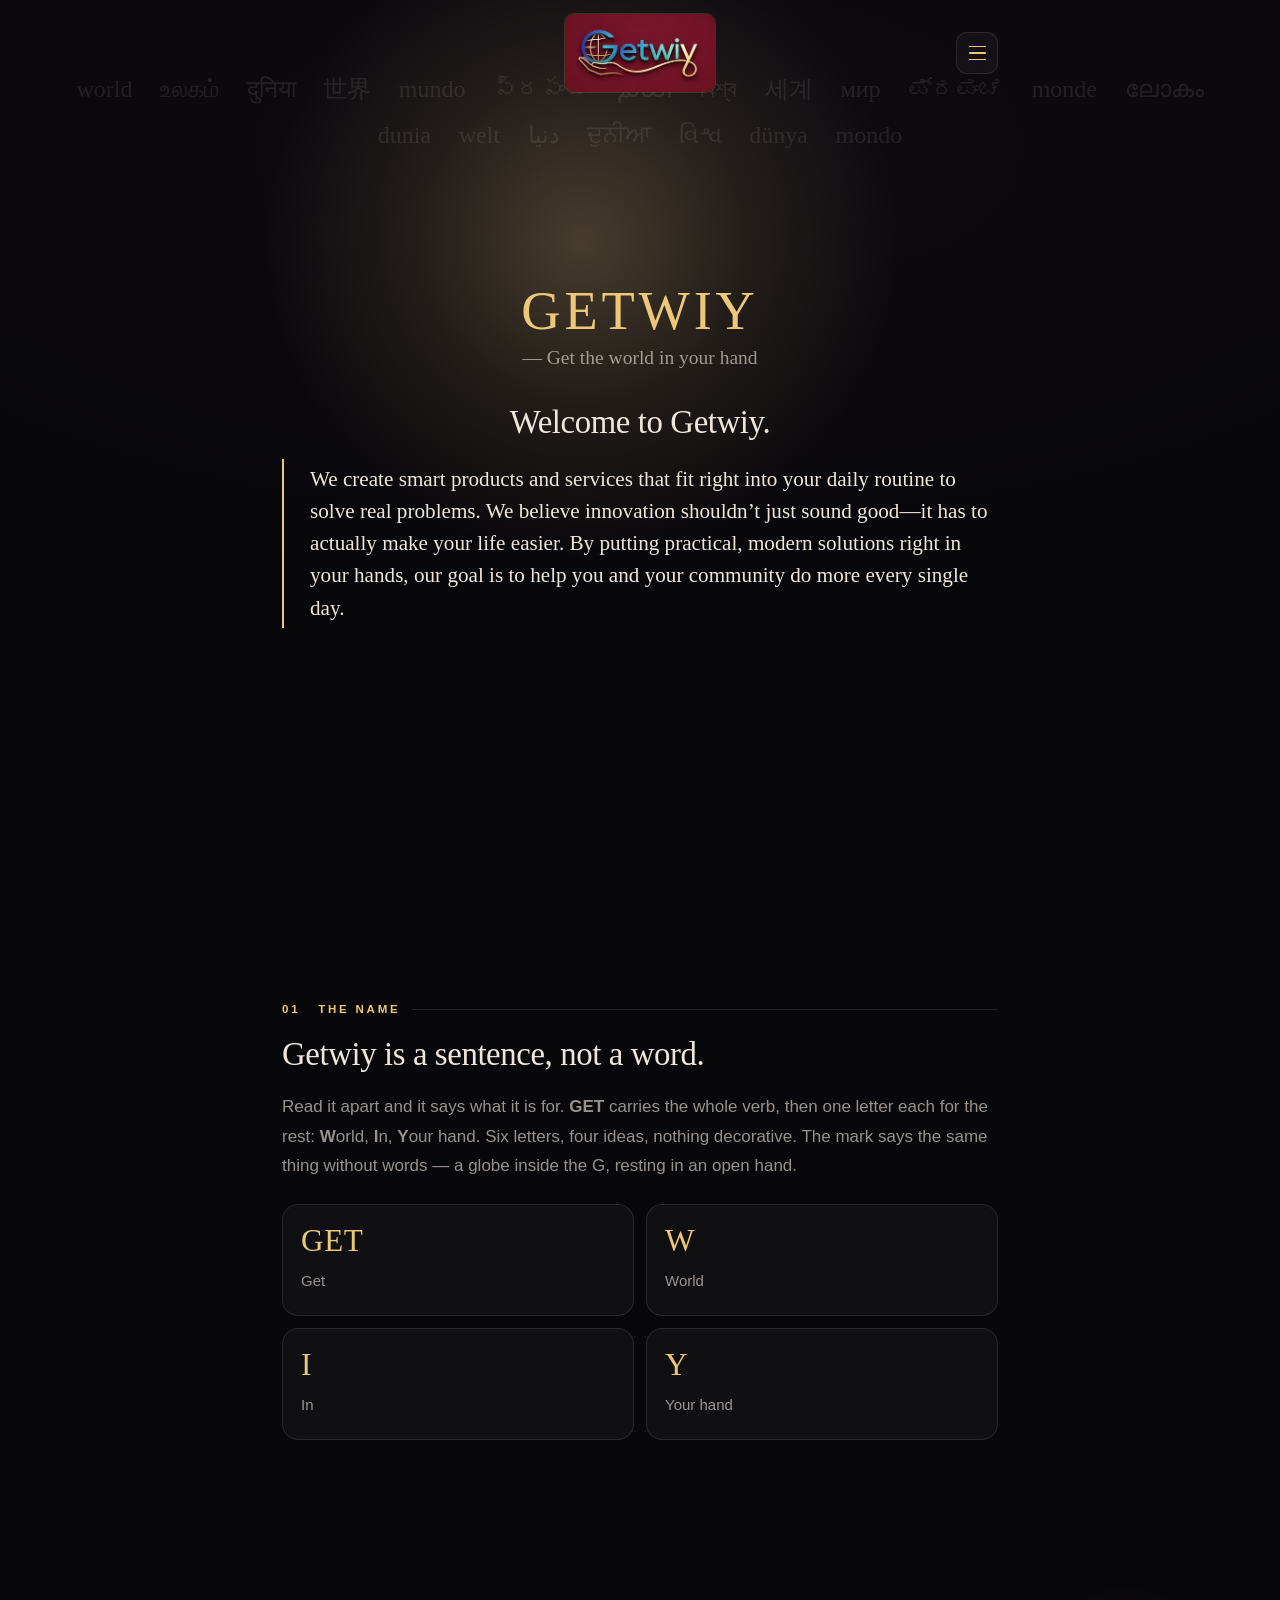
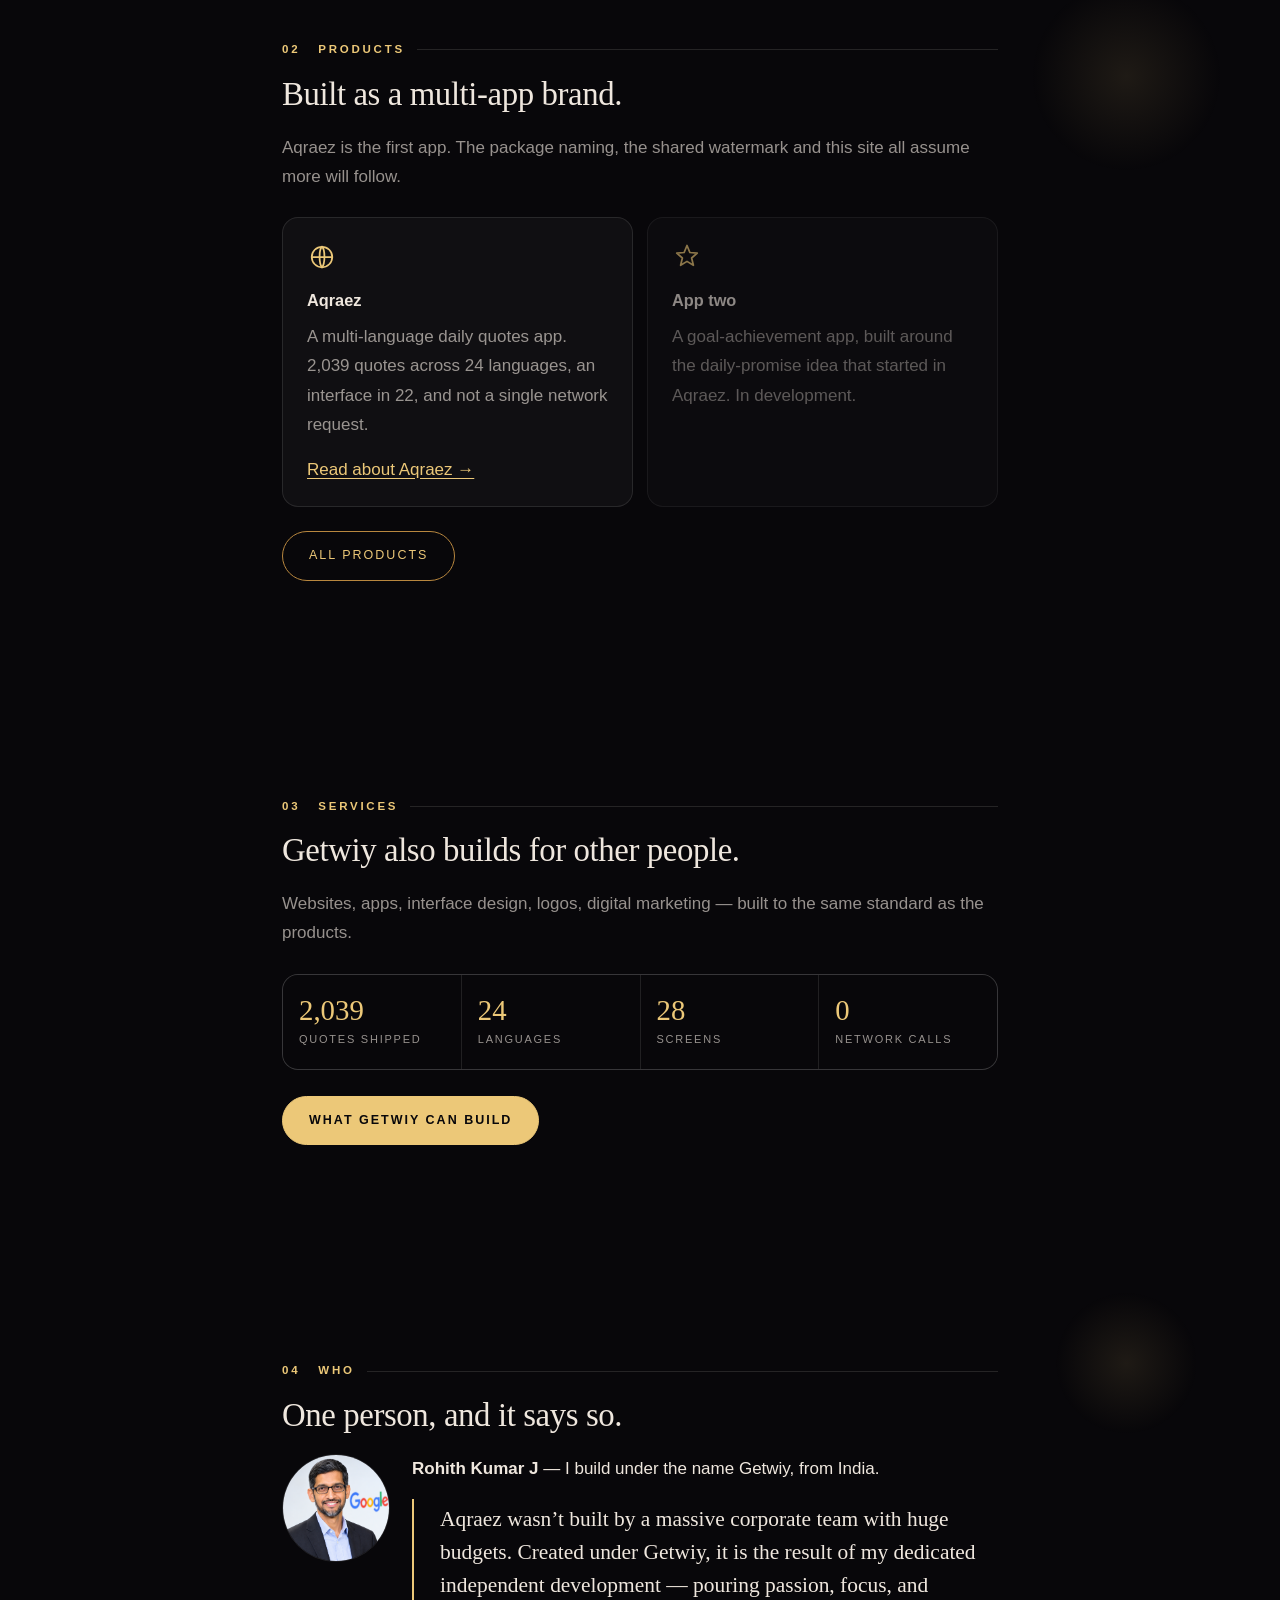
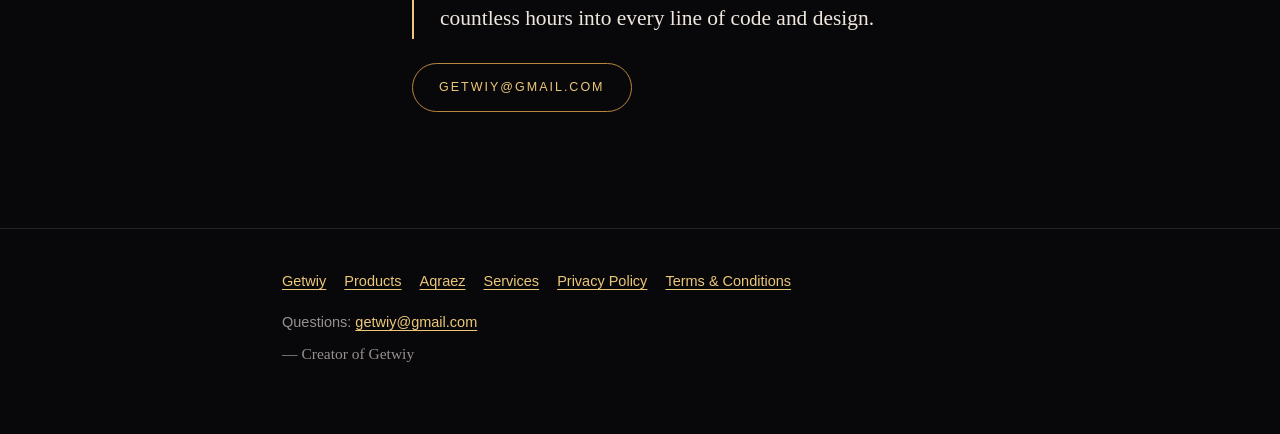
<file: index.html>
<!DOCTYPE html>
<html lang="en">
<head>
<meta charset="utf-8">
<meta name="viewport" content="width=device-width, initial-scale=1">
<title>Getwiy</title>
<meta name="description" content="Getwiy — Get World In Your hand. Apps built independently, and digital work for people who need it.">
<meta name="theme-color" content="#08070A">
<link rel="stylesheet" href="assets/css/tokens.css">
<link rel="stylesheet" href="assets/css/site.css">
</head>
<body class="theme-dark">
<section class="wall" data-wall>
<div class="scripts" aria-hidden="true"><span>world</span><span>உலகம்</span><span>दुनिया</span><span>世界</span><span>mundo</span><span>ప్రపంచం</span><span>العالم</span><span>বিশ্ব</span><span>세계</span><span>мир</span><span>ಪ್ರಪಂಚ</span><span>monde</span><span>ലോകം</span><span>dunia</span><span>welt</span><span>دنیا</span><span>ਦੁਨੀਆ</span><span>વિશ્વ</span><span>dünya</span><span>mondo</span></div>
<div class="torch" data-torch></div>
<header class="topbar">
<div class="shell topbar__in">
<a class="topbar__logo" href="" aria-label="Getwiy home"><picture>
<source srcset="assets/img/getwiy-mark.webp" type="image/webp">
<img src="assets/img/getwiy-mark.png" alt="Getwiy" width="320" height="168">
</picture></a>
<details class="menu">
<summary aria-label="Menu"><span></span><span></span><span></span></summary>
<nav>
<a href="products/">Products</a>
<a href="services/">Services</a>
<a href="#about">About Us</a>
</nav>
</details>
</div>
</header>
<div class="shell hero">
<div class="hero__mark">
<h1 class="wordmark">GETWIY</h1>
<p class="tagline">&mdash; Get the world in your hand</p>
</div>
<div class="hero__welcome" id="about">
<h2>Welcome to Getwiy.</h2>
<div class="voice">
<p>We create smart products and services that fit right into your daily routine to
solve real problems. We believe innovation shouldn&rsquo;t just sound good&mdash;it has
to actually make your life easier. By putting practical, modern solutions right in
your hands, our goal is to help you and your community do more every single day.</p>
</div>
</div>
</div>
</section>

<section class="band">
<div class="shell reveal">
<p class="eyebrow"><span>01</span> &nbsp;The name</p>
<h2>Getwiy is a sentence, not a word.</h2>
<p class="muted">Read it apart and it says what it is for. <strong>GET</strong> carries
the whole verb, then one letter each for the rest: <strong>W</strong>orld,
<strong>I</strong>n, <strong>Y</strong>our hand. Six letters, four ideas, nothing
decorative. The mark says the same thing without words &mdash; a globe inside the G,
resting in an open hand.</p>
<div class="grid-letters">
<div><b>GET</b><span>Get</span></div>
<div><b>W</b><span>World</span></div>
<div><b>I</b><span>In</span></div>
<div><b>Y</b><span>Your hand</span></div>
</div>
</div>
</section>

<section class="band band--globe">
<div class="shell reveal">
<p class="eyebrow"><span>02</span> &nbsp;Products</p>
<h2>Built as a multi-app brand.</h2>
<p class="muted">Aqraez is the first app. The package naming, the shared watermark and
this site all assume more will follow.</p>
<div class="cards cards--2">
<article class="card">
<span class="card__icon" aria-hidden="true"><svg viewBox="0 0 24 24" fill="none" stroke="currentColor" stroke-width="1.4" stroke-linecap="round" stroke-linejoin="round"><circle cx="12" cy="12" r="8.2"/><path d="M3.8 12h16.4"/><path d="M12 3.8c2.6 2.4 2.6 13.4 0 16.4M12 3.8c-2.6 2.4-2.6 13.4 0 16.4"/></svg></span>
<h3>Aqraez</h3>
<p class="muted">A multi-language daily quotes app. 2,039 quotes across 24 languages,
an interface in 22, and not a single network request.</p>
<p><a href="aqraez/">Read about Aqraez &rarr;</a></p>
</article>
<article class="card card--soon">
<span class="card__icon" aria-hidden="true"><svg viewBox="0 0 24 24" fill="none" stroke="currentColor" stroke-width="1.4" stroke-linecap="round" stroke-linejoin="round"><path d="M12 2.8l2.3 5.6 5.9.5-4.5 3.9 1.4 5.8L12 15.5l-5.1 3.1 1.4-5.8-4.5-3.9 5.9-.5z"/></svg></span>
<h3>App two</h3>
<p class="muted">A goal-achievement app, built around the daily-promise idea that
started in Aqraez. In development.</p>
</article>
</div>
<p style="margin-top:24px"><a class="btn" href="products/">All products</a></p>
</div>
</section>

<section class="band">
<div class="shell reveal">
<p class="eyebrow"><span>03</span> &nbsp;Services</p>
<h2>Getwiy also builds for other people.</h2>
<p class="muted">Websites, apps, interface design, logos, digital marketing &mdash;
built to the same standard as the products.</p>
<ul class="facts">
<li><b>2,039</b><span>Quotes shipped</span></li>
<li><b>24</b><span>Languages</span></li>
<li><b>28</b><span>Screens</span></li>
<li><b>0</b><span>Network calls</span></li>
</ul>
<p style="margin-top:26px"><a class="btn btn--solid" href="services/">What Getwiy can build</a></p>
</div>
</section>

<section class="band band--globe">
<div class="shell reveal">
<p class="eyebrow"><span>04</span> &nbsp;Who</p>
<h2>One person, and it says so.</h2>
<div class="who">
<img src="assets/img/founder.jpg" alt="Rohith Kumar J" width="108" height="108">
<div>
<p><strong>Rohith Kumar J</strong> &mdash; I build under the name Getwiy, from India.</p>
<div class="voice">
<p>Aqraez wasn&rsquo;t built by a massive corporate team with huge budgets. Created
under Getwiy, it is the result of my dedicated independent development &mdash; pouring
passion, focus, and countless hours into every line of code and design.</p>
</div>
<p><a class="btn" href="mailto:getwiy@gmail.com">getwiy@gmail.com</a></p>
</div>
</div>
</div>
</section>
<footer class="foot">
<div class="shell">
<nav>
<a href="">Getwiy</a>
<a href="products/">Products</a>
<a href="aqraez/">Aqraez</a>
<a href="services/">Services</a>
<a href="aqraez/privacy/">Privacy Policy</a>
<a href="aqraez/terms/">Terms &amp; Conditions</a>
</nav>
<p>Questions: <a href="mailto:getwiy@gmail.com">getwiy@gmail.com</a></p>
<p class="foot__sig">&mdash; Creator of Getwiy</p>
</div>
</footer>
<script src="assets/js/ray.js"></script>
</body>
</html>
</file>
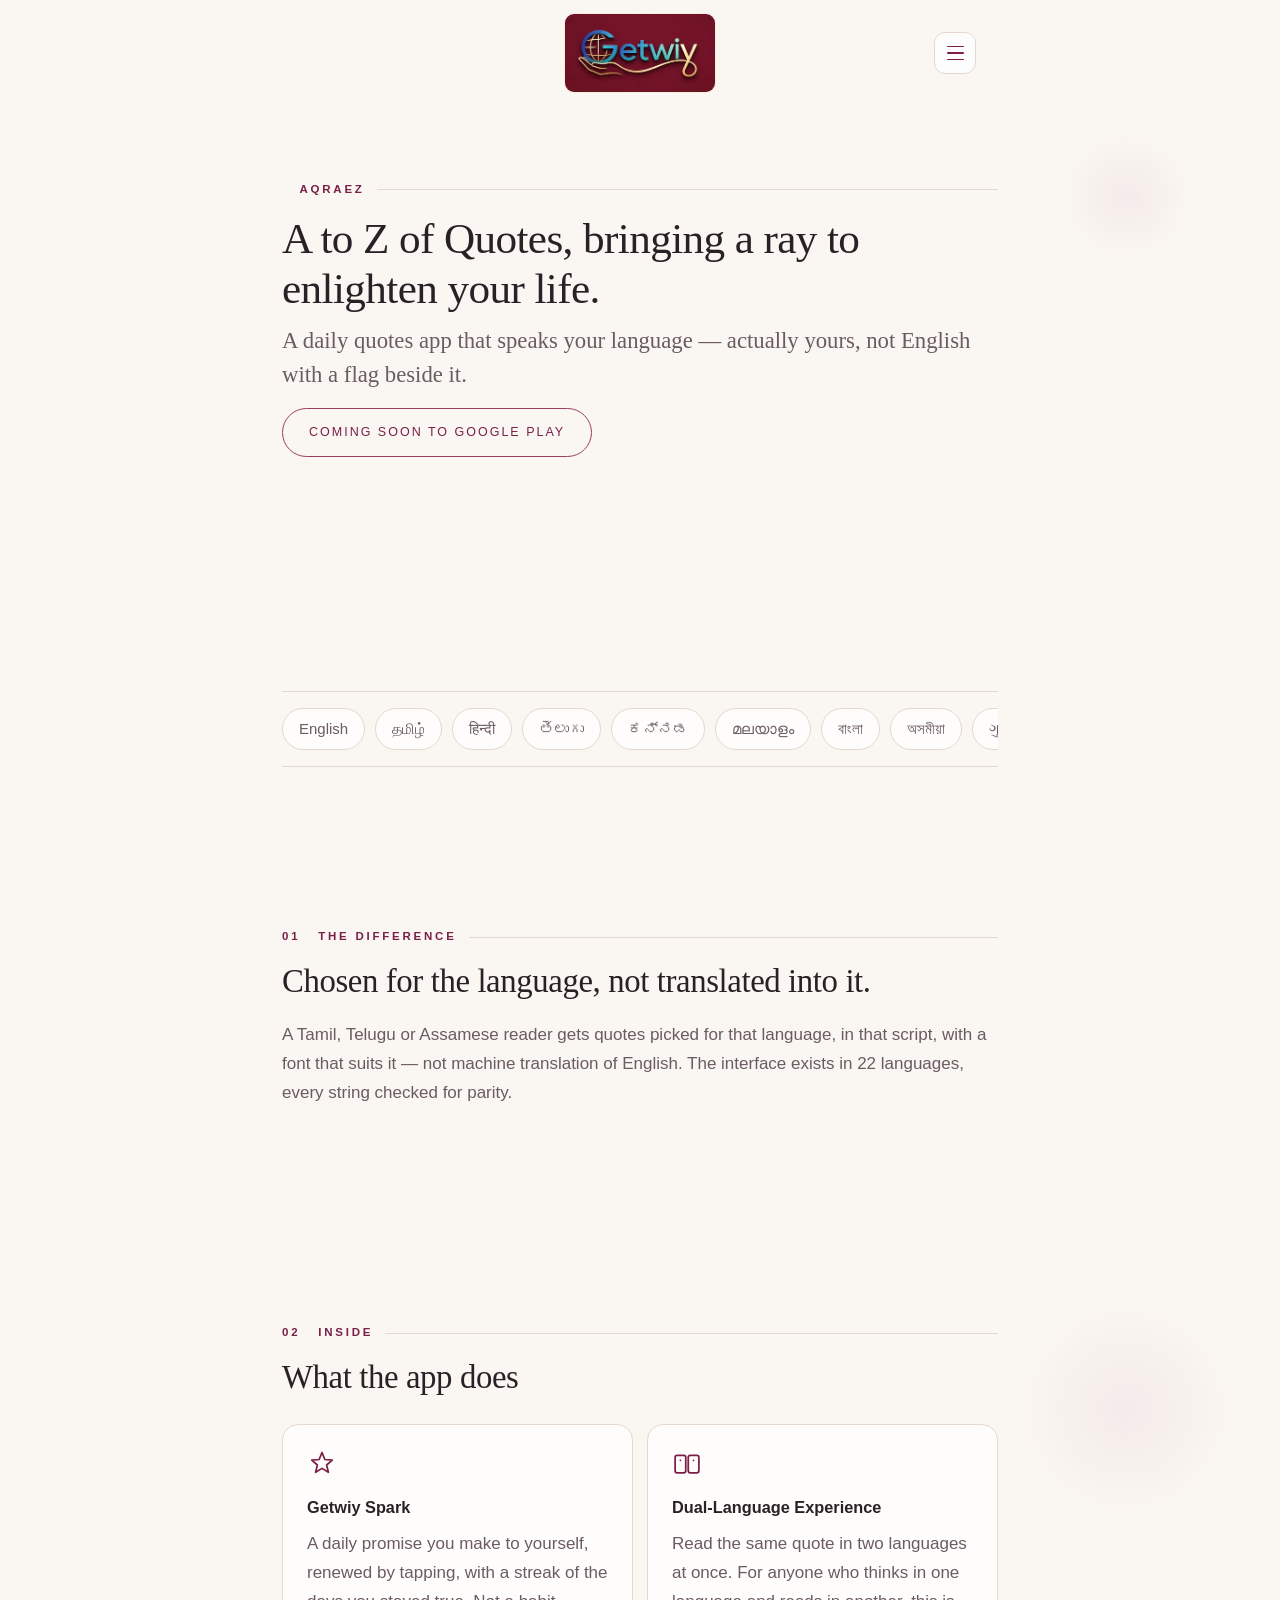
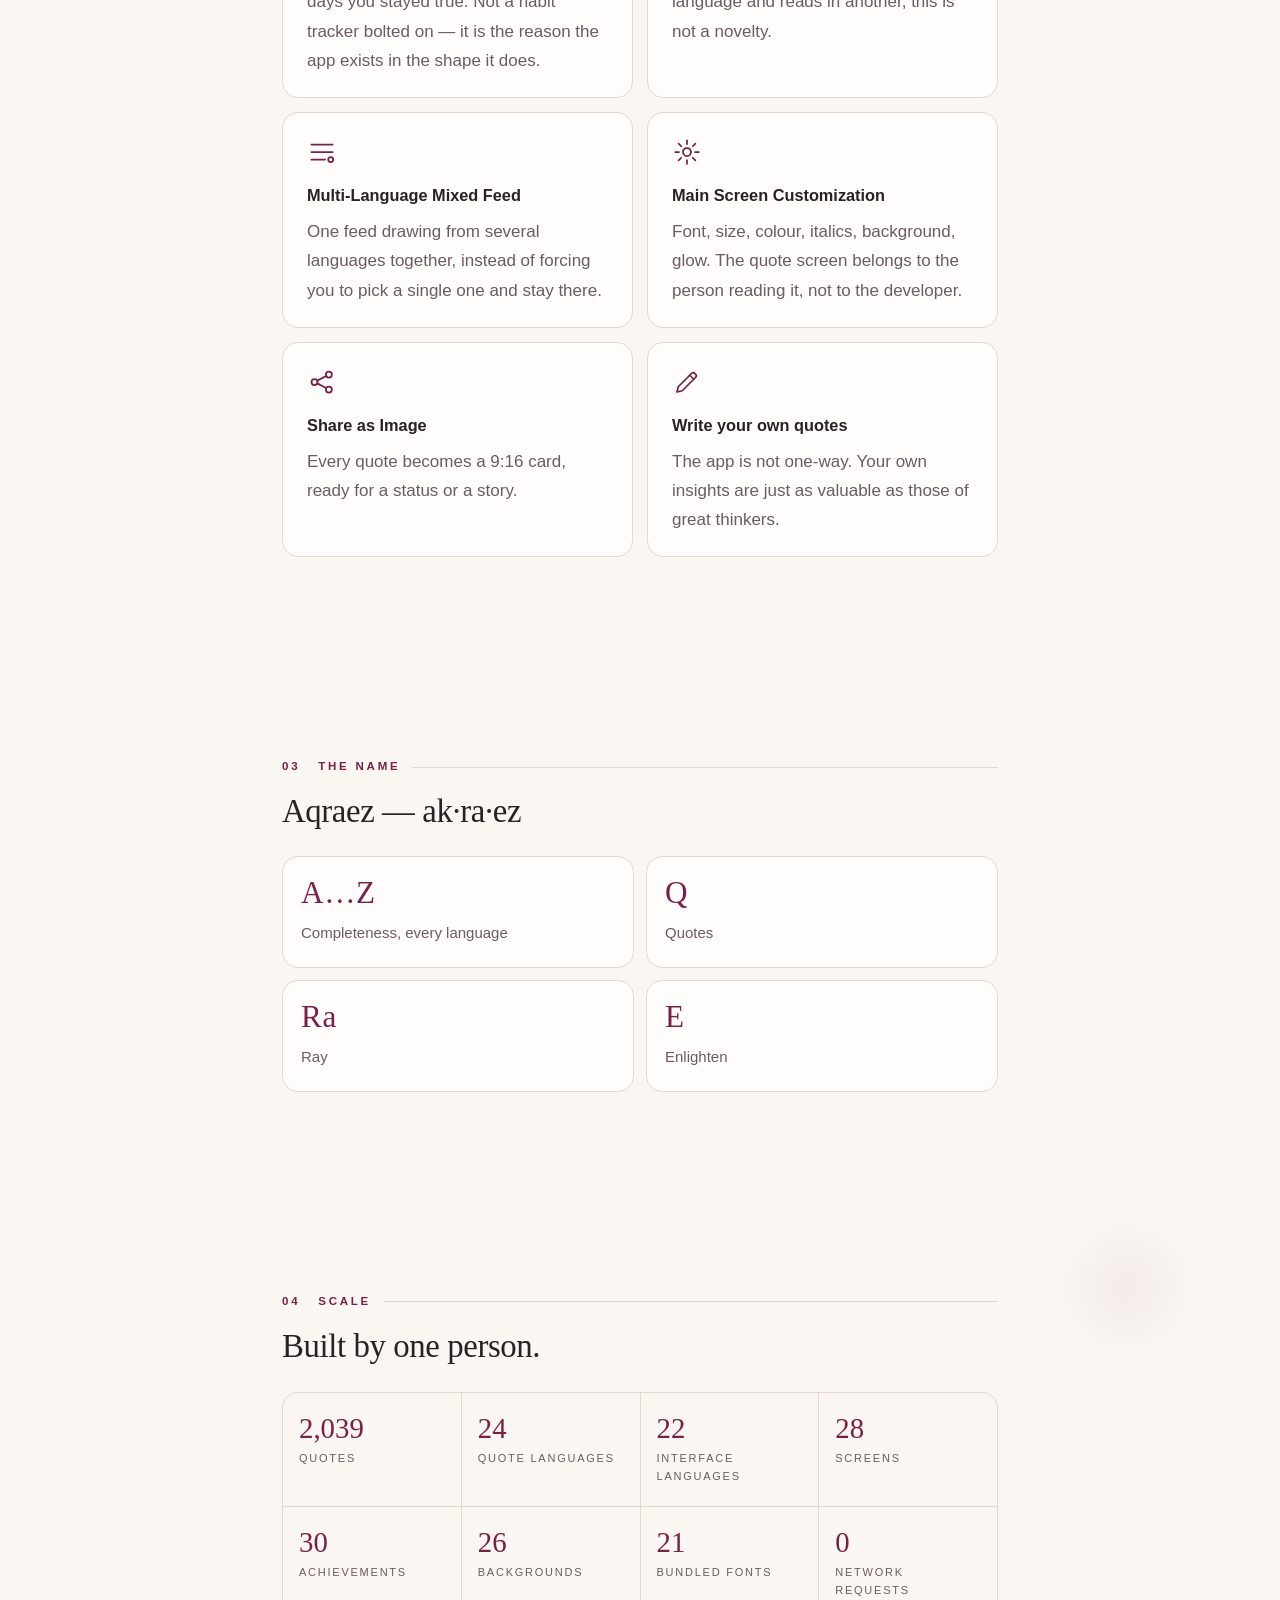
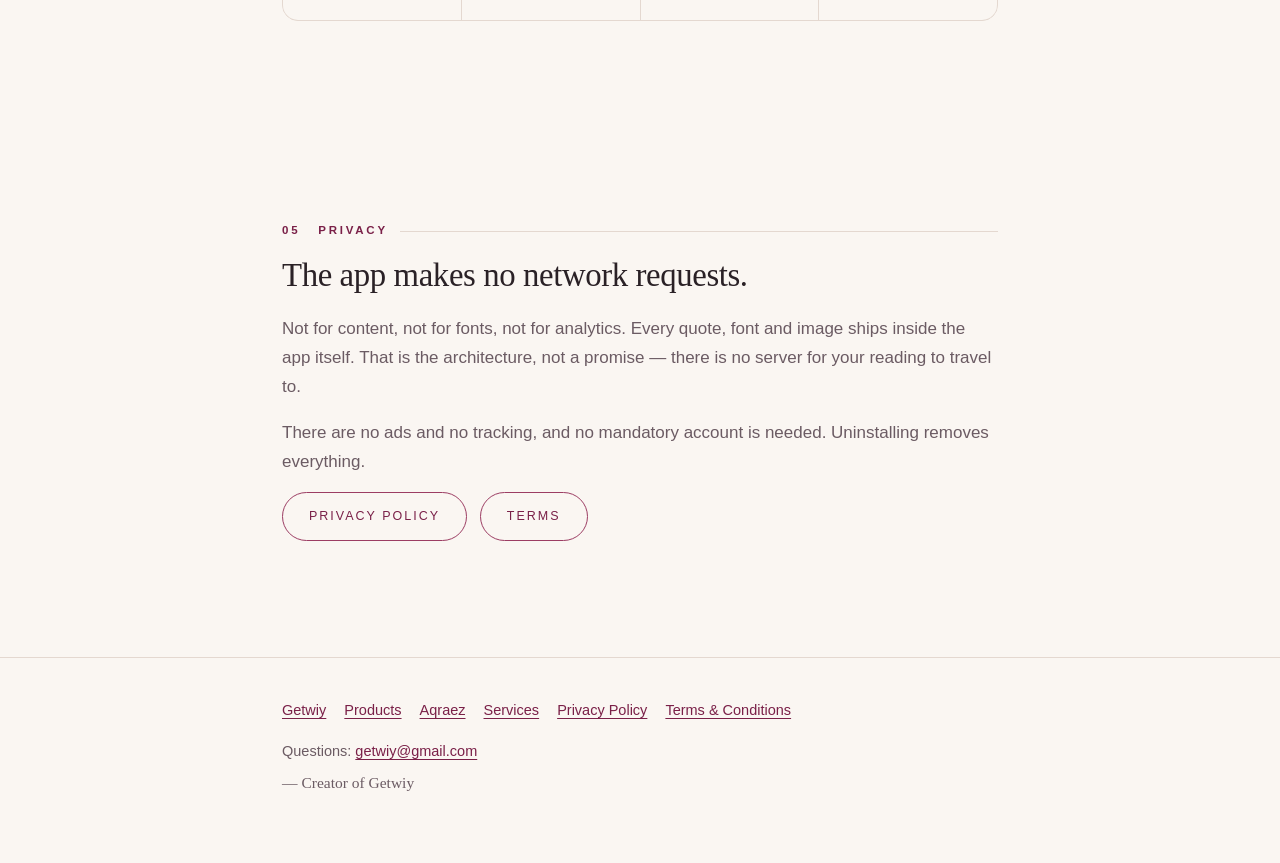
<file: aqraez/index.html>
<!DOCTYPE html>
<html lang="en">
<head>
<meta charset="utf-8">
<meta name="viewport" content="width=device-width, initial-scale=1">
<title>Aqraez — Daily quotes in your own language</title>
<meta name="description" content="Aqraez by Getwiy: 2,039 quotes across 24 languages, an interface in 22, and no network requests at all.">
<meta name="theme-color" content="#FAF6F2">
<link rel="stylesheet" href="../assets/css/tokens.css">
<link rel="stylesheet" href="../assets/css/site.css">
</head>
<body class="theme-light">
<section>
<div class="shell"><header class="topbar">
<div class="shell topbar__in">
<a class="topbar__logo" href="../" aria-label="Getwiy home"><picture>
<source srcset="../assets/img/getwiy-mark.webp" type="image/webp">
<img src="../assets/img/getwiy-mark.png" alt="Getwiy" width="320" height="168">
</picture></a>
<details class="menu">
<summary aria-label="Menu"><span></span><span></span><span></span></summary>
<nav>
<a href="../products/" aria-current="page">Products</a>
<a href="../services/">Services</a>
<a href="../#about">About Us</a>
</nav>
</details>
</div>
</header></div>
</section>
<section class="band band--tight band--globe">
<div class="shell hero">
<p class="eyebrow"><span></span> &nbsp;Aqraez</p>
<h1>A to Z of Quotes, bringing a ray to enlighten your life.</h1>
<p class="lede muted">A daily quotes app that speaks your language &mdash; actually
yours, not English with a flag beside it.</p>
<p><a class="btn btn--still" aria-disabled="true">Coming soon to Google Play</a></p>
</div>
</section>

<section class="band--tight">
<div class="shell">
<div class="marquee" aria-hidden="true"><div class="marquee__track">
<span>English</span><span>தமிழ்</span><span>हिन्दी</span><span>తెలుగు</span><span>ಕನ್ನಡ</span><span>മലയാളം</span><span>বাংলা</span><span>অসমীয়া</span><span>ગુજરાતી</span><span>ਪੰਜਾਬੀ</span><span>मराठी</span><span>Español</span><span>Français</span><span>Português</span><span>Deutsch</span><span>Italiano</span><span>Türkçe</span><span>Bahasa Indonesia</span><span>Русский</span><span>简体中文</span><span>日本語</span><span>한국어</span><span>English</span><span>தமிழ்</span><span>हिन्दी</span><span>తెలుగు</span><span>ಕನ್ನಡ</span><span>മലയാളം</span><span>বাংলা</span><span>অসমীয়া</span><span>ગુજરાતી</span><span>ਪੰਜਾਬੀ</span><span>मराठी</span><span>Español</span><span>Français</span><span>Português</span><span>Deutsch</span><span>Italiano</span><span>Türkçe</span><span>Bahasa Indonesia</span><span>Русский</span><span>简体中文</span><span>日本語</span><span>한국어</span>
</div></div>
</div>
</section>

<section class="band">
<div class="shell reveal">
<p class="eyebrow"><span>01</span> &nbsp;The difference</p>
<h2>Chosen for the language, not translated into it.</h2>
<p class="muted">A Tamil, Telugu or Assamese reader gets quotes picked for that
language, in that script, with a font that suits it &mdash; not machine translation of
English. The interface exists in 22 languages, every string checked for parity.</p>
</div>
</section>

<section class="band band--globe">
<div class="shell reveal">
<p class="eyebrow"><span>02</span> &nbsp;Inside</p>
<h2>What the app does</h2>
<div class="cards cards--2">
<article class="card"><span class="card__icon" aria-hidden="true"><svg viewBox="0 0 24 24" fill="none" stroke="currentColor" stroke-width="1.4" stroke-linecap="round" stroke-linejoin="round"><path d="M12 2.8l2.3 5.6 5.9.5-4.5 3.9 1.4 5.8L12 15.5l-5.1 3.1 1.4-5.8-4.5-3.9 5.9-.5z"/></svg></span><h3>Getwiy Spark</h3><p class="muted">A daily promise you make to yourself, renewed by tapping, with a streak of the days you stayed true. Not a habit tracker bolted on &mdash; it is the reason the app exists in the shape it does.</p></article>
<article class="card"><span class="card__icon" aria-hidden="true"><svg viewBox="0 0 24 24" fill="none" stroke="currentColor" stroke-width="1.4" stroke-linecap="round" stroke-linejoin="round"><rect x="2.5" y="5" width="8.5" height="14" rx="1.6"/><rect x="13" y="5" width="8.5" height="14" rx="1.6"/><path d="M6.7 9h.01M17.2 9h.01"/></svg></span><h3>Dual-Language Experience</h3><p class="muted">Read the same quote in two languages at once. For anyone who thinks in one language and reads in another, this is not a novelty.</p></article>
<article class="card"><span class="card__icon" aria-hidden="true"><svg viewBox="0 0 24 24" fill="none" stroke="currentColor" stroke-width="1.4" stroke-linecap="round" stroke-linejoin="round"><path d="M3.5 6h17M3.5 12h17M3.5 18h11"/><circle cx="19" cy="18" r="2"/></svg></span><h3>Multi-Language Mixed Feed</h3><p class="muted">One feed drawing from several languages together, instead of forcing you to pick a single one and stay there.</p></article>
<article class="card"><span class="card__icon" aria-hidden="true"><svg viewBox="0 0 24 24" fill="none" stroke="currentColor" stroke-width="1.4" stroke-linecap="round" stroke-linejoin="round"><circle cx="12" cy="12" r="3.2"/><path d="M12 2.6v3M12 18.4v3M2.6 12h3M18.4 12h3M5.3 5.3l2.1 2.1M16.6 16.6l2.1 2.1M18.7 5.3l-2.1 2.1M7.4 16.6l-2.1 2.1"/></svg></span><h3>Main Screen Customization</h3><p class="muted">Font, size, colour, italics, background, glow. The quote screen belongs to the person reading it, not to the developer.</p></article>
<article class="card"><span class="card__icon" aria-hidden="true"><svg viewBox="0 0 24 24" fill="none" stroke="currentColor" stroke-width="1.4" stroke-linecap="round" stroke-linejoin="round"><circle cx="6" cy="12" r="2.4"/><circle cx="17.5" cy="6" r="2.4"/><circle cx="17.5" cy="18" r="2.4"/><path d="M8.2 10.9l7.1-3.7M8.2 13.1l7.1 3.7"/></svg></span><h3>Share as Image</h3><p class="muted">Every quote becomes a 9:16 card, ready for a status or a story.</p></article>
<article class="card"><span class="card__icon" aria-hidden="true"><svg viewBox="0 0 24 24" fill="none" stroke="currentColor" stroke-width="1.4" stroke-linecap="round" stroke-linejoin="round"><path d="M4 20l1-4.2L15.6 5.2a2 2 0 012.8 0l.4.4a2 2 0 010 2.8L8.2 19 4 20z"/><path d="M14.2 6.6l3.2 3.2"/></svg></span><h3>Write your own quotes</h3><p class="muted">The app is not one-way. Your own insights are just as valuable as those of great thinkers.</p></article>
</div>
</div>
</section>

<section class="band">
<div class="shell reveal">
<p class="eyebrow"><span>03</span> &nbsp;The name</p>
<h2>Aqraez &mdash; ak&middot;ra&middot;ez</h2>
<div class="grid-letters">
<div><b>A&hellip;Z</b><span>Completeness, every language</span></div>
<div><b>Q</b><span>Quotes</span></div>
<div><b>Ra</b><span>Ray</span></div>
<div><b>E</b><span>Enlighten</span></div>
</div>
</div>
</section>

<section class="band band--globe">
<div class="shell reveal">
<p class="eyebrow"><span>04</span> &nbsp;Scale</p>
<h2>Built by one person.</h2>
<ul class="facts">
<li><b>2,039</b><span>Quotes</span></li>
<li><b>24</b><span>Quote languages</span></li>
<li><b>22</b><span>Interface languages</span></li>
<li><b>28</b><span>Screens</span></li>
<li><b>30</b><span>Achievements</span></li>
<li><b>26</b><span>Backgrounds</span></li>
<li><b>21</b><span>Bundled fonts</span></li>
<li><b>0</b><span>Network requests</span></li>
</ul>
</div>
</section>

<section class="band">
<div class="shell reveal">
<p class="eyebrow"><span>05</span> &nbsp;Privacy</p>
<h2>The app makes no network requests.</h2>
<p class="muted">Not for content, not for fonts, not for analytics. Every quote, font
and image ships inside the app itself. That is the architecture, not a promise &mdash;
there is no server for your reading to travel to.</p>
<p class="muted">There are no ads and no tracking, and no mandatory account is needed.
Uninstalling removes everything.</p>
<p><a class="btn" href="privacy/">Privacy Policy</a>
<a class="btn" href="terms/" style="margin-left:8px">Terms</a></p>
</div>
</section>
<footer class="foot">
<div class="shell">
<nav>
<a href="../">Getwiy</a>
<a href="../products/">Products</a>
<a href="../aqraez/">Aqraez</a>
<a href="../services/">Services</a>
<a href="../aqraez/privacy/">Privacy Policy</a>
<a href="../aqraez/terms/">Terms &amp; Conditions</a>
</nav>
<p>Questions: <a href="mailto:getwiy@gmail.com">getwiy@gmail.com</a></p>
<p class="foot__sig">&mdash; Creator of Getwiy</p>
</div>
</footer>
<script src="../assets/js/ray.js"></script>
</body>
                                          </html>
</file>
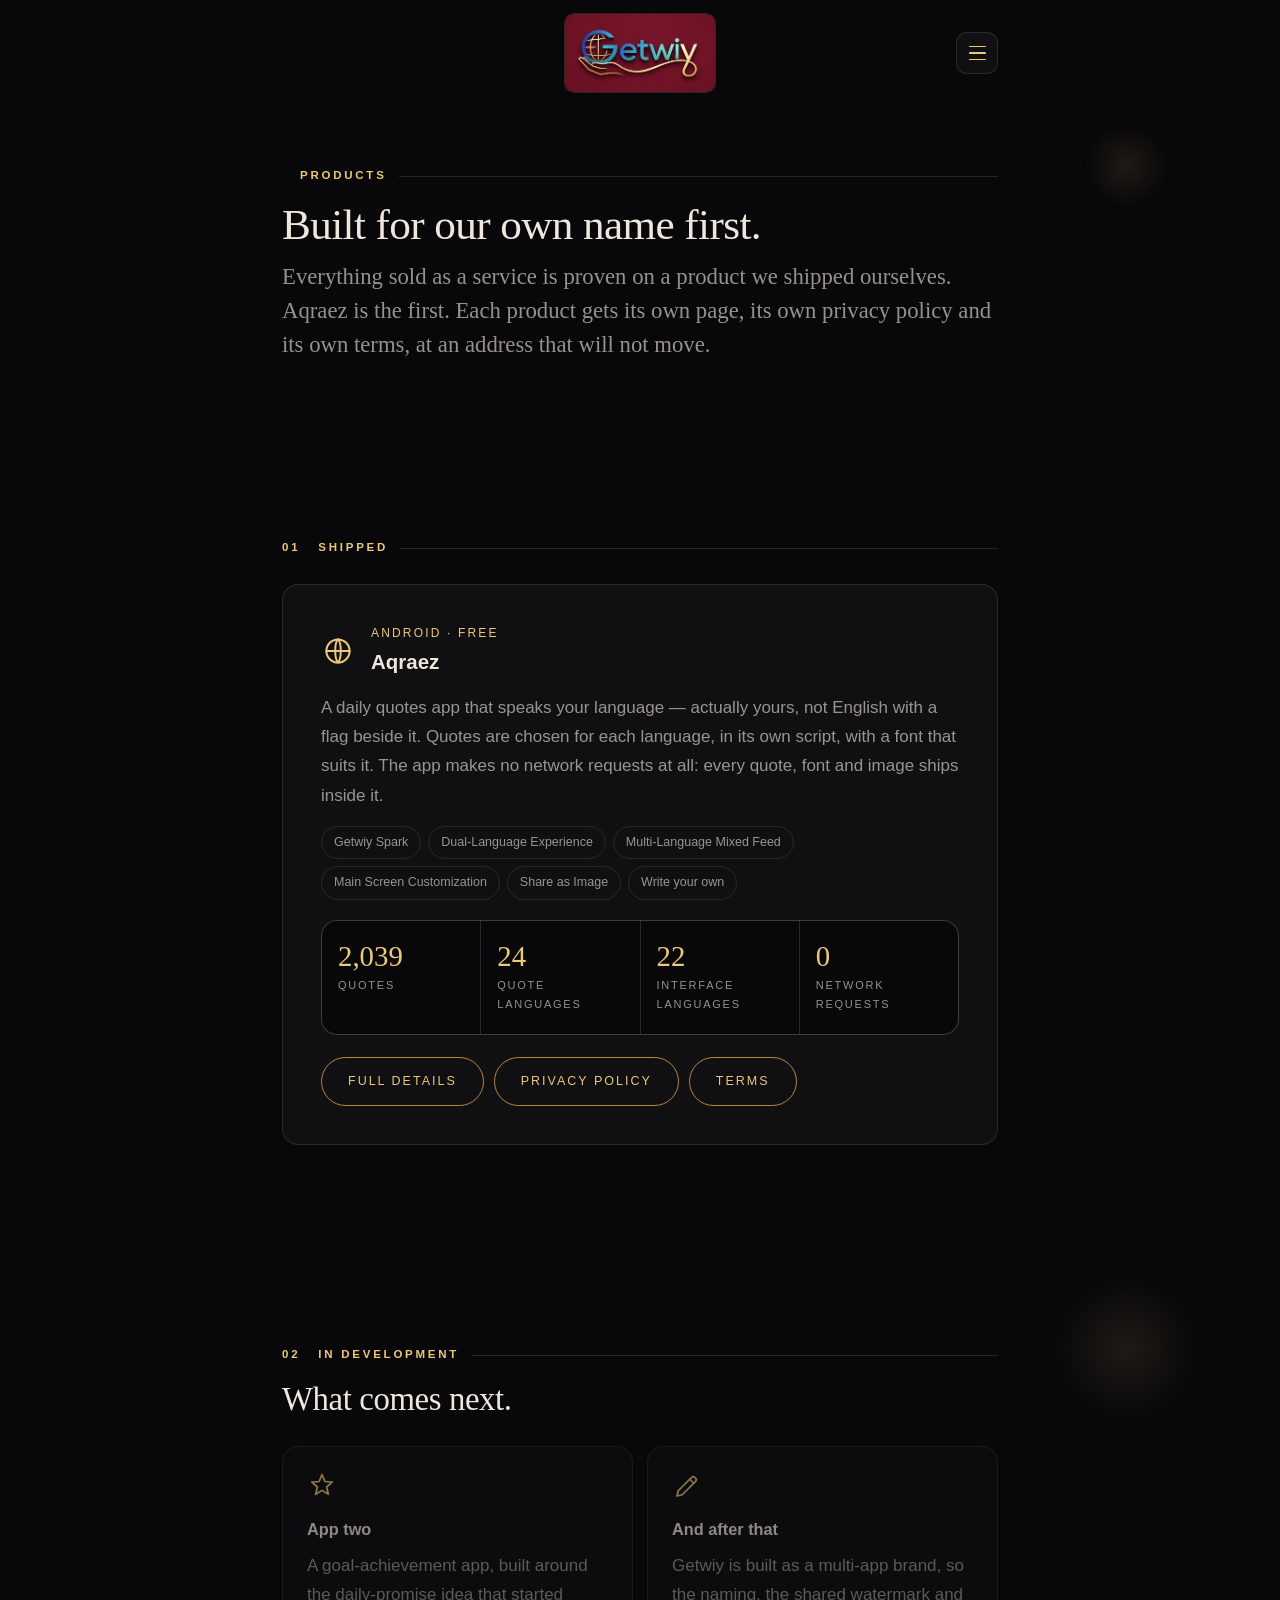
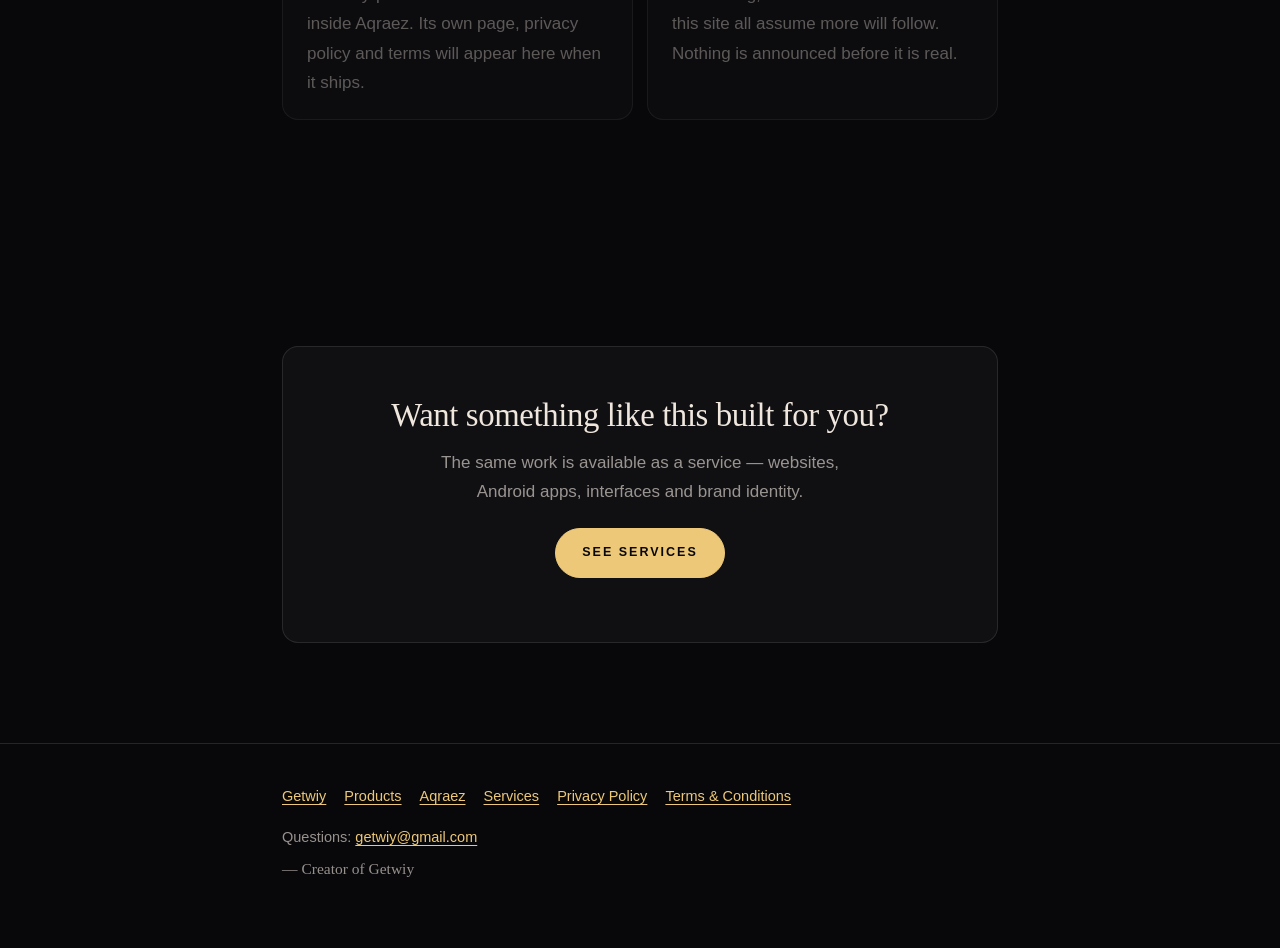
<file: products/index.html>
<!DOCTYPE html>
<html lang="en">
<head>
<meta charset="utf-8">
<meta name="viewport" content="width=device-width, initial-scale=1">
<title>Products — Getwiy</title>
<meta name="description" content="Products built under the Getwiy brand. Aqraez is the first, with more planned.">
<meta name="theme-color" content="#08070A">
<link rel="stylesheet" href="../assets/css/tokens.css">
<link rel="stylesheet" href="../assets/css/site.css">
</head>
<body class="theme-dark">
<header class="topbar">
<div class="shell topbar__in">
<a class="topbar__logo" href="../" aria-label="Getwiy home"><picture>
<source srcset="../assets/img/getwiy-mark.webp" type="image/webp">
<img src="../assets/img/getwiy-mark.png" alt="Getwiy" width="320" height="168">
</picture></a>
<details class="menu">
<summary aria-label="Menu"><span></span><span></span><span></span></summary>
<nav>
<a href="../products/" aria-current="page">Products</a>
<a href="../services/">Services</a>
<a href="../#about">About Us</a>
</nav>
</details>
</div>
</header>
<section class="band band--tight band--globe">
<div class="shell">
<p class="eyebrow"><span></span> &nbsp;Products</p>
<h1>Built for our own name first.</h1>
<p class="lede muted">Everything sold as a service is proven on a product we shipped
ourselves. Aqraez is the first. Each product gets its own page, its own privacy policy
and its own terms, at an address that will not move.</p>
</div>
</section>

<section class="band">
<div class="shell reveal">
<p class="eyebrow"><span>01</span> &nbsp;Shipped</p>
<div class="feature">
<div class="feature__top">
<span class="card__icon" aria-hidden="true"><svg viewBox="0 0 24 24" fill="none" stroke="currentColor" stroke-width="1.4" stroke-linecap="round" stroke-linejoin="round"><circle cx="12" cy="12" r="8.2"/><path d="M3.8 12h16.4"/><path d="M12 3.8c2.6 2.4 2.6 13.4 0 16.4M12 3.8c-2.6 2.4-2.6 13.4 0 16.4"/></svg></span>
<div>
<p class="feature__meta">Android &middot; Free</p>
<h3>Aqraez</h3>
</div>
</div>
<p class="muted">A daily quotes app that speaks your language &mdash; actually yours,
not English with a flag beside it. Quotes are chosen for each language, in its own
script, with a font that suits it. The app makes no network requests at all: every
quote, font and image ships inside it.</p>
<ul class="tags">
<li>Getwiy Spark</li><li>Dual-Language Experience</li><li>Multi-Language Mixed Feed</li>
<li>Main Screen Customization</li><li>Share as Image</li><li>Write your own</li>
</ul>
<ul class="facts">
<li><b>2,039</b><span>Quotes</span></li>
<li><b>24</b><span>Quote languages</span></li>
<li><b>22</b><span>Interface languages</span></li>
<li><b>0</b><span>Network requests</span></li>
</ul>
<div class="feature__links">
<a class="btn" href="../aqraez/">Full details</a>
<a class="btn" href="../aqraez/privacy/">Privacy Policy</a>
<a class="btn" href="../aqraez/terms/">Terms</a>
</div>
</div>
</div>
</section>

<section class="band band--globe">
<div class="shell reveal">
<p class="eyebrow"><span>02</span> &nbsp;In development</p>
<h2>What comes next.</h2>
<div class="cards cards--2">
<article class="card card--soon">
<span class="card__icon" aria-hidden="true"><svg viewBox="0 0 24 24" fill="none" stroke="currentColor" stroke-width="1.4" stroke-linecap="round" stroke-linejoin="round"><path d="M12 2.8l2.3 5.6 5.9.5-4.5 3.9 1.4 5.8L12 15.5l-5.1 3.1 1.4-5.8-4.5-3.9 5.9-.5z"/></svg></span>
<h3>App two</h3>
<p class="muted">A goal-achievement app, built around the daily-promise idea that
started inside Aqraez. Its own page, privacy policy and terms will appear here when
it ships.</p>
</article>
<article class="card card--soon">
<span class="card__icon" aria-hidden="true"><svg viewBox="0 0 24 24" fill="none" stroke="currentColor" stroke-width="1.4" stroke-linecap="round" stroke-linejoin="round"><path d="M4 20l1-4.2L15.6 5.2a2 2 0 012.8 0l.4.4a2 2 0 010 2.8L8.2 19 4 20z"/><path d="M14.2 6.6l3.2 3.2"/></svg></span>
<h3>And after that</h3>
<p class="muted">Getwiy is built as a multi-app brand, so the naming, the shared
watermark and this site all assume more will follow. Nothing is announced before it
is real.</p>
</article>
</div>
</div>
</section>

<section class="band">
<div class="shell reveal">
<div class="cta">
<h2>Want something like this built for you?</h2>
<p>The same work is available as a service &mdash; websites, Android apps, interfaces
and brand identity.</p>
<p style="margin-top:22px"><a class="btn btn--solid" href="../services/">See services</a></p>
</div>
</div>
</section>
<footer class="foot">
<div class="shell">
<nav>
<a href="../">Getwiy</a>
<a href="../products/">Products</a>
<a href="../aqraez/">Aqraez</a>
<a href="../services/">Services</a>
<a href="../aqraez/privacy/">Privacy Policy</a>
<a href="../aqraez/terms/">Terms &amp; Conditions</a>
</nav>
<p>Questions: <a href="mailto:getwiy@gmail.com">getwiy@gmail.com</a></p>
<p class="foot__sig">&mdash; Creator of Getwiy</p>
</div>
</footer>
<script src="../assets/js/ray.js"></script>
</body>
  </html>
</file>
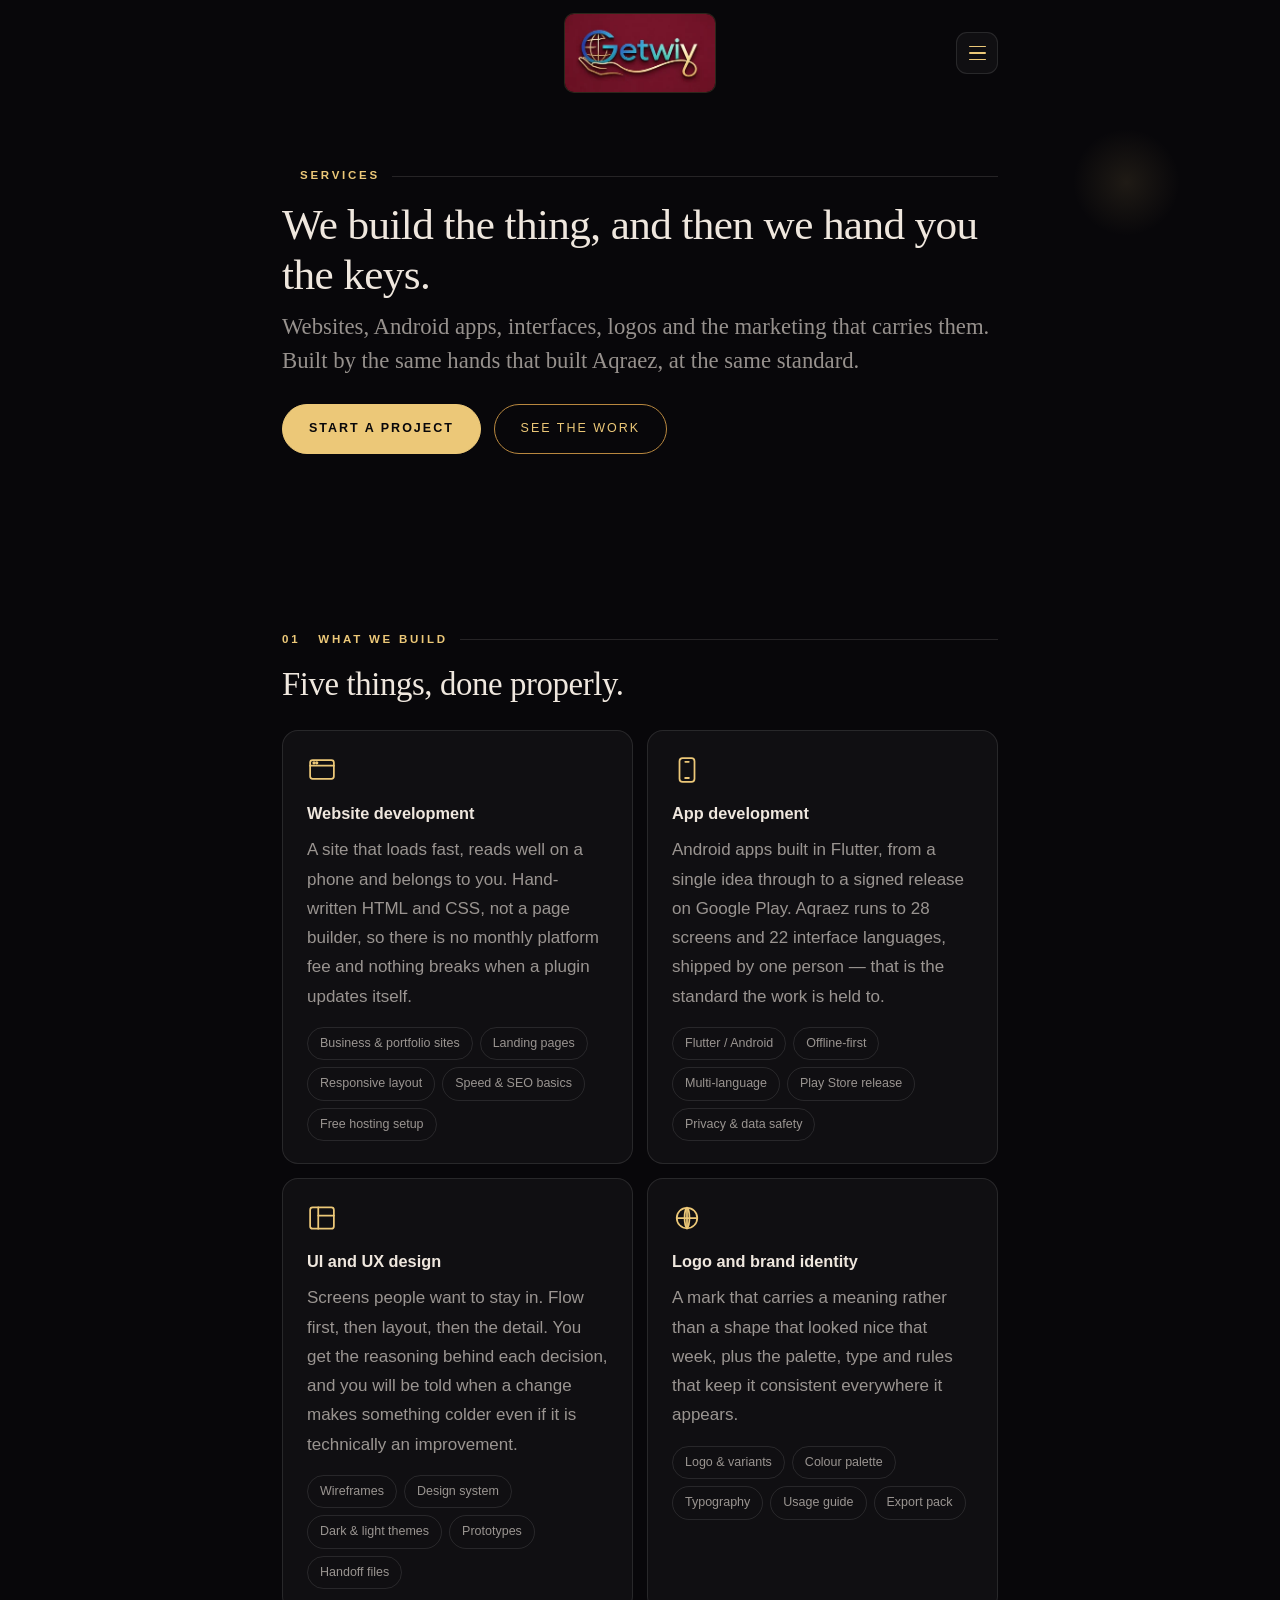
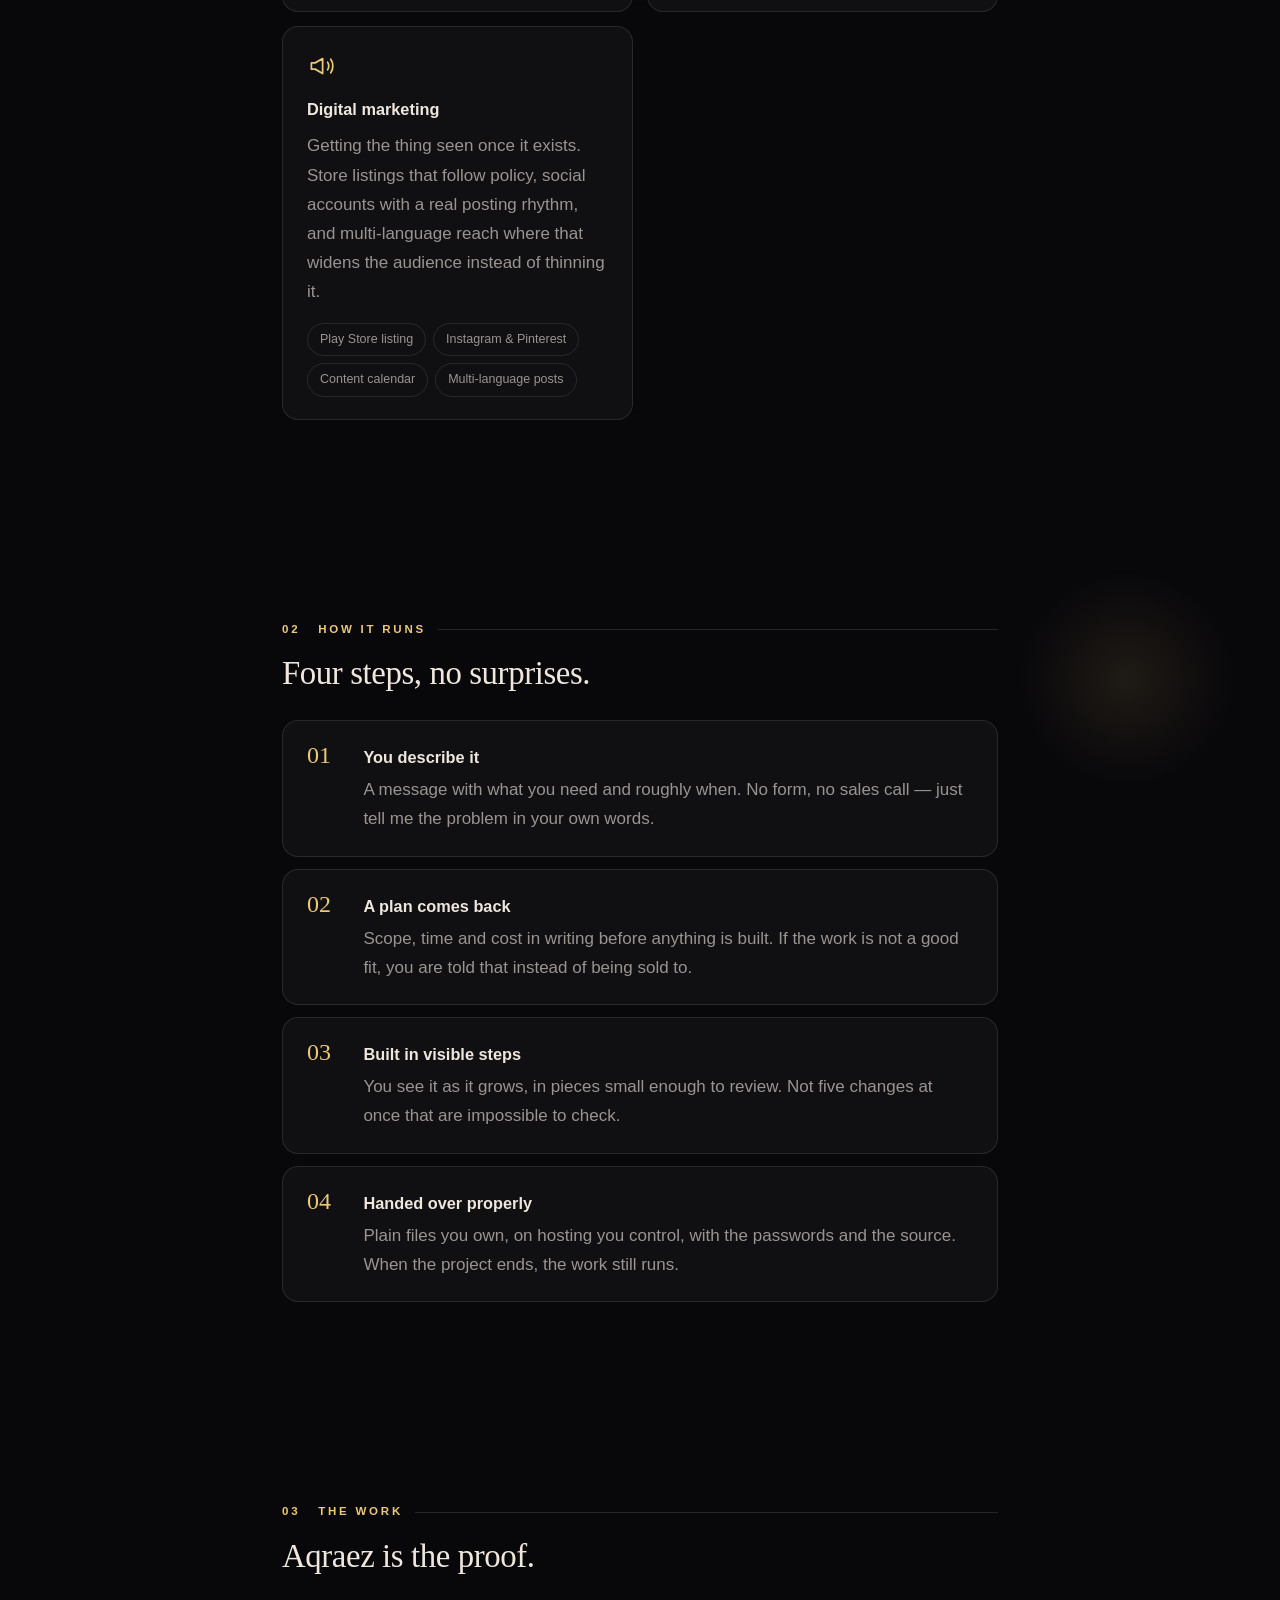
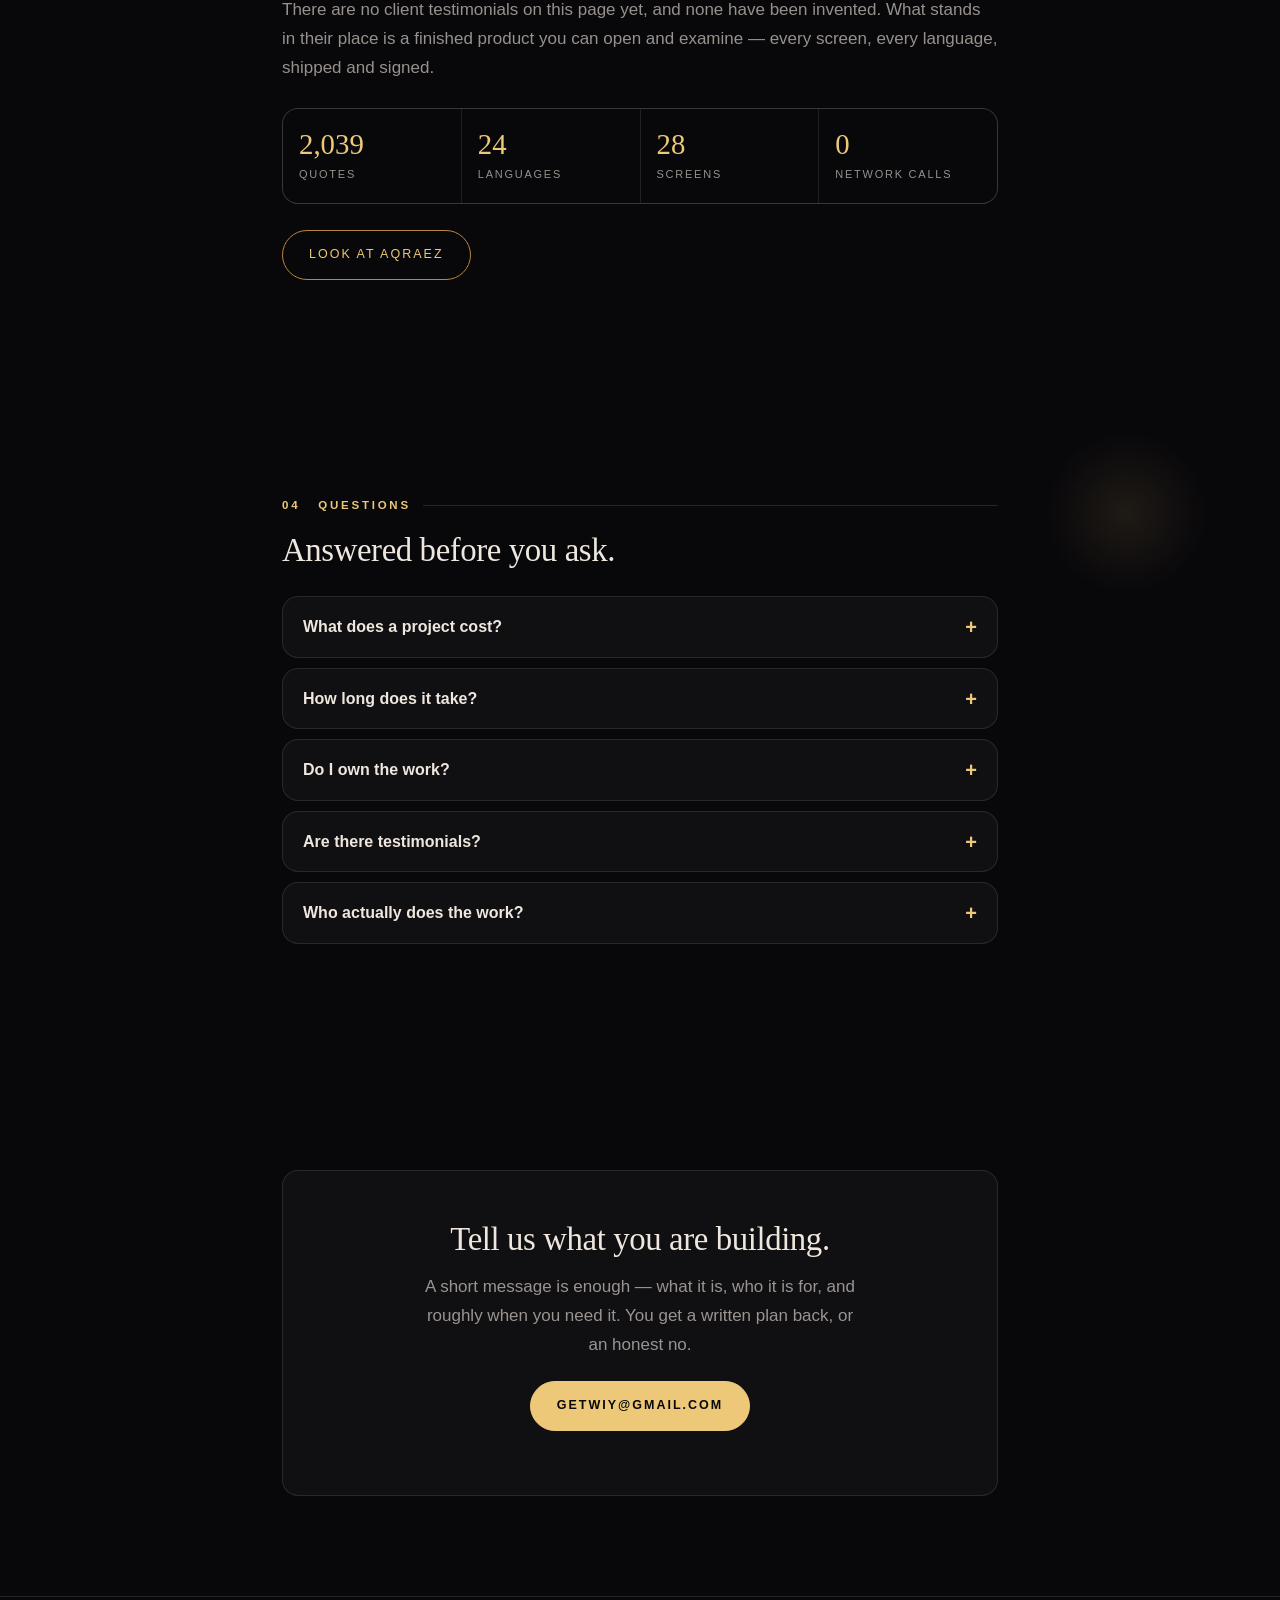
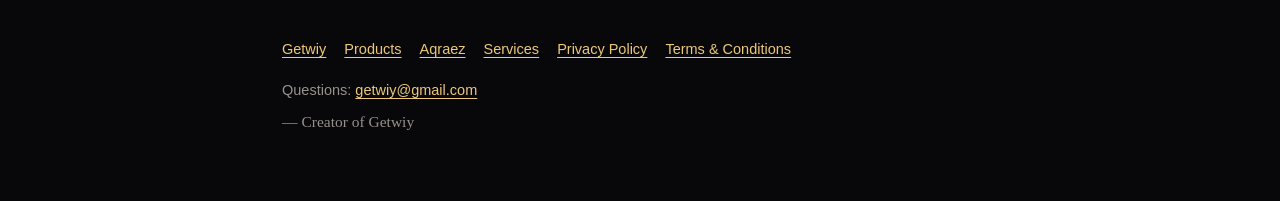
<file: services/index.html>
<!DOCTYPE html>
<html lang="en">
<head>
<meta charset="utf-8">
<meta name="viewport" content="width=device-width, initial-scale=1">
<title>Services — Getwiy</title>
<meta name="description" content="Website development, app development, UI and UX design, logo and brand identity, and digital marketing.">
<meta name="theme-color" content="#08070A">
<link rel="stylesheet" href="../assets/css/tokens.css">
<link rel="stylesheet" href="../assets/css/site.css">
</head>
<body class="theme-dark">
<header class="topbar">
<div class="shell topbar__in">
<a class="topbar__logo" href="../" aria-label="Getwiy home"><picture>
<source srcset="../assets/img/getwiy-mark.webp" type="image/webp">
<img src="../assets/img/getwiy-mark.png" alt="Getwiy" width="320" height="168">
</picture></a>
<details class="menu">
<summary aria-label="Menu"><span></span><span></span><span></span></summary>
<nav>
<a href="../products/">Products</a>
<a href="../services/" aria-current="page">Services</a>
<a href="../#about">About Us</a>
</nav>
</details>
</div>
</header>
<section class="band band--tight band--globe">
<div class="shell">
<p class="eyebrow"><span></span> &nbsp;Services</p>
<h1>We build the thing, and then we hand you the keys.</h1>
<p class="lede muted">Websites, Android apps, interfaces, logos and the marketing that
carries them. Built by the same hands that built Aqraez, at the same standard.</p>
<p style="margin-top:26px"><a class="btn btn--solid" href="#contact">Start a project</a>
<a class="btn" href="#work" style="margin-left:8px">See the work</a></p>
</div>
</section>

<section class="band">
<div class="shell reveal">
<p class="eyebrow"><span>01</span> &nbsp;What we build</p>
<h2>Five things, done properly.</h2>
<div class="cards cards--2">
<article class="card"><span class="card__icon" aria-hidden="true"><svg viewBox="0 0 24 24" fill="none" stroke="currentColor" stroke-width="1.4" stroke-linecap="round" stroke-linejoin="round"><rect x="2.5" y="4" width="19" height="15" rx="2"/><path d="M2.5 8.5h19"/><circle cx="5.6" cy="6.2" r=".6" fill="currentColor"/><circle cx="7.8" cy="6.2" r=".6" fill="currentColor"/></svg></span><h3>Website development</h3><p class="muted">A site that loads fast, reads well on a phone and belongs to you. Hand-written HTML and CSS, not a page builder, so there is no monthly platform fee and nothing breaks when a plugin updates itself.</p><ul class="tags"><li>Business &amp; portfolio sites</li><li>Landing pages</li><li>Responsive layout</li><li>Speed &amp; SEO basics</li><li>Free hosting setup</li></ul></article>
<article class="card"><span class="card__icon" aria-hidden="true"><svg viewBox="0 0 24 24" fill="none" stroke="currentColor" stroke-width="1.4" stroke-linecap="round" stroke-linejoin="round"><rect x="6" y="2.5" width="12" height="19" rx="2.5"/><path d="M10.6 5.4h2.8"/><path d="M10.5 18.4h3"/></svg></span><h3>App development</h3><p class="muted">Android apps built in Flutter, from a single idea through to a signed release on Google Play. Aqraez runs to 28 screens and 22 interface languages, shipped by one person &mdash; that is the standard the work is held to.</p><ul class="tags"><li>Flutter / Android</li><li>Offline-first</li><li>Multi-language</li><li>Play Store release</li><li>Privacy &amp; data safety</li></ul></article>
<article class="card"><span class="card__icon" aria-hidden="true"><svg viewBox="0 0 24 24" fill="none" stroke="currentColor" stroke-width="1.4" stroke-linecap="round" stroke-linejoin="round"><rect x="2.5" y="3.5" width="19" height="17" rx="2"/><path d="M9 3.5v17"/><path d="M9 10h12.5"/></svg></span><h3>UI and UX design</h3><p class="muted">Screens people want to stay in. Flow first, then layout, then the detail. You get the reasoning behind each decision, and you will be told when a change makes something colder even if it is technically an improvement.</p><ul class="tags"><li>Wireframes</li><li>Design system</li><li>Dark &amp; light themes</li><li>Prototypes</li><li>Handoff files</li></ul></article>
<article class="card"><span class="card__icon" aria-hidden="true"><svg viewBox="0 0 24 24" fill="none" stroke="currentColor" stroke-width="1.4" stroke-linecap="round" stroke-linejoin="round"><circle cx="12" cy="12" r="8.2"/><path d="M12 3.8v16.4M3.8 12h16.4"/><path d="M12 3.8c2.6 2.4 2.6 13.4 0 16.4M12 3.8c-2.6 2.4-2.6 13.4 0 16.4"/></svg></span><h3>Logo and brand identity</h3><p class="muted">A mark that carries a meaning rather than a shape that looked nice that week, plus the palette, type and rules that keep it consistent everywhere it appears.</p><ul class="tags"><li>Logo &amp; variants</li><li>Colour palette</li><li>Typography</li><li>Usage guide</li><li>Export pack</li></ul></article>
<article class="card"><span class="card__icon" aria-hidden="true"><svg viewBox="0 0 24 24" fill="none" stroke="currentColor" stroke-width="1.4" stroke-linecap="round" stroke-linejoin="round"><path d="M3.5 9.5v5h3l6 3.5V6L6.5 9.5z"/><path d="M16.5 9c1.2 1.6 1.2 4.4 0 6"/><path d="M19 6.6c2.2 2.9 2.2 8 0 10.8"/></svg></span><h3>Digital marketing</h3><p class="muted">Getting the thing seen once it exists. Store listings that follow policy, social accounts with a real posting rhythm, and multi-language reach where that widens the audience instead of thinning it.</p><ul class="tags"><li>Play Store listing</li><li>Instagram &amp; Pinterest</li><li>Content calendar</li><li>Multi-language posts</li></ul></article>
</div>
</div>
</section>

<section class="band band--globe">
<div class="shell reveal">
<p class="eyebrow"><span>02</span> &nbsp;How it runs</p>
<h2>Four steps, no surprises.</h2>
<div class="steps">
<div class="step"><span class="step__n" aria-hidden="true"></span><div><h3>You describe it</h3><p>A message with what you need and roughly when. No form, no sales call &mdash; just tell me the problem in your own words.</p></div></div>
<div class="step"><span class="step__n" aria-hidden="true"></span><div><h3>A plan comes back</h3><p>Scope, time and cost in writing before anything is built. If the work is not a good fit, you are told that instead of being sold to.</p></div></div>
<div class="step"><span class="step__n" aria-hidden="true"></span><div><h3>Built in visible steps</h3><p>You see it as it grows, in pieces small enough to review. Not five changes at once that are impossible to check.</p></div></div>
<div class="step"><span class="step__n" aria-hidden="true"></span><div><h3>Handed over properly</h3><p>Plain files you own, on hosting you control, with the passwords and the source. When the project ends, the work still runs.</p></div></div>
</div>
</div>
</section>

<section class="band" id="work">
<div class="shell reveal">
<p class="eyebrow"><span>03</span> &nbsp;The work</p>
<h2>Aqraez is the proof.</h2>
<p class="muted">There are no client testimonials on this page yet, and none have been
invented. What stands in their place is a finished product you can open and examine
&mdash; every screen, every language, shipped and signed.</p>
<ul class="facts">
<li><b>2,039</b><span>Quotes</span></li>
<li><b>24</b><span>Languages</span></li>
<li><b>28</b><span>Screens</span></li>
<li><b>0</b><span>Network calls</span></li>
</ul>
<p style="margin-top:26px"><a class="btn" href="../aqraez/">Look at Aqraez</a></p>
</div>
</section>

<section class="band band--globe">
<div class="shell reveal">
<p class="eyebrow"><span>04</span> &nbsp;Questions</p>
<h2>Answered before you ask.</h2>
<div class="faq">
<details><summary>What does a project cost?</summary><p>It depends on scope, so a number without a conversation would be a guess. Send what you have in mind and you get a written figure before any work starts.</p></details>
<details><summary>How long does it take?</summary><p>A small site is usually days rather than weeks. An app depends entirely on what it has to do. Whatever the answer is, it goes in the plan before the work begins.</p></details>
<details><summary>Do I own the work?</summary><p>Yes. Source files, design files and accounts are handed to you at the end. Nothing is held back as leverage.</p></details>
<details><summary>Are there testimonials?</summary><p>Not yet. Getwiy is opening to client work now, and inventing reviews would be the wrong way to start. Aqraez is the evidence in the meantime &mdash; a finished product you can examine screen by screen.</p></details>
<details><summary>Who actually does the work?</summary><p>One person, and the person you message is the person building it. Nothing is passed to a subcontractor without telling you.</p></details>
</div>
</div>
</section>

<section class="band" id="contact">
<div class="shell reveal">
<div class="cta">
<h2>Tell us what you are building.</h2>
<p>A short message is enough &mdash; what it is, who it is for, and roughly when you
need it. You get a written plan back, or an honest no.</p>
<p style="margin-top:22px"><a class="btn btn--solid" href="mailto:getwiy@gmail.com">getwiy@gmail.com</a></p>
</div>
</div>
</section>
<footer class="foot">
<div class="shell">
<nav>
<a href="../">Getwiy</a>
<a href="../products/">Products</a>
<a href="../aqraez/">Aqraez</a>
<a href="../services/">Services</a>
<a href="../aqraez/privacy/">Privacy Policy</a>
<a href="../aqraez/terms/">Terms &amp; Conditions</a>
</nav>
<p>Questions: <a href="mailto:getwiy@gmail.com">getwiy@gmail.com</a></p>
<p class="foot__sig">&mdash; Creator of Getwiy</p>
</div>
</footer>
<script src="../assets/js/ray.js"></script>
</body>
  </html>
</file>
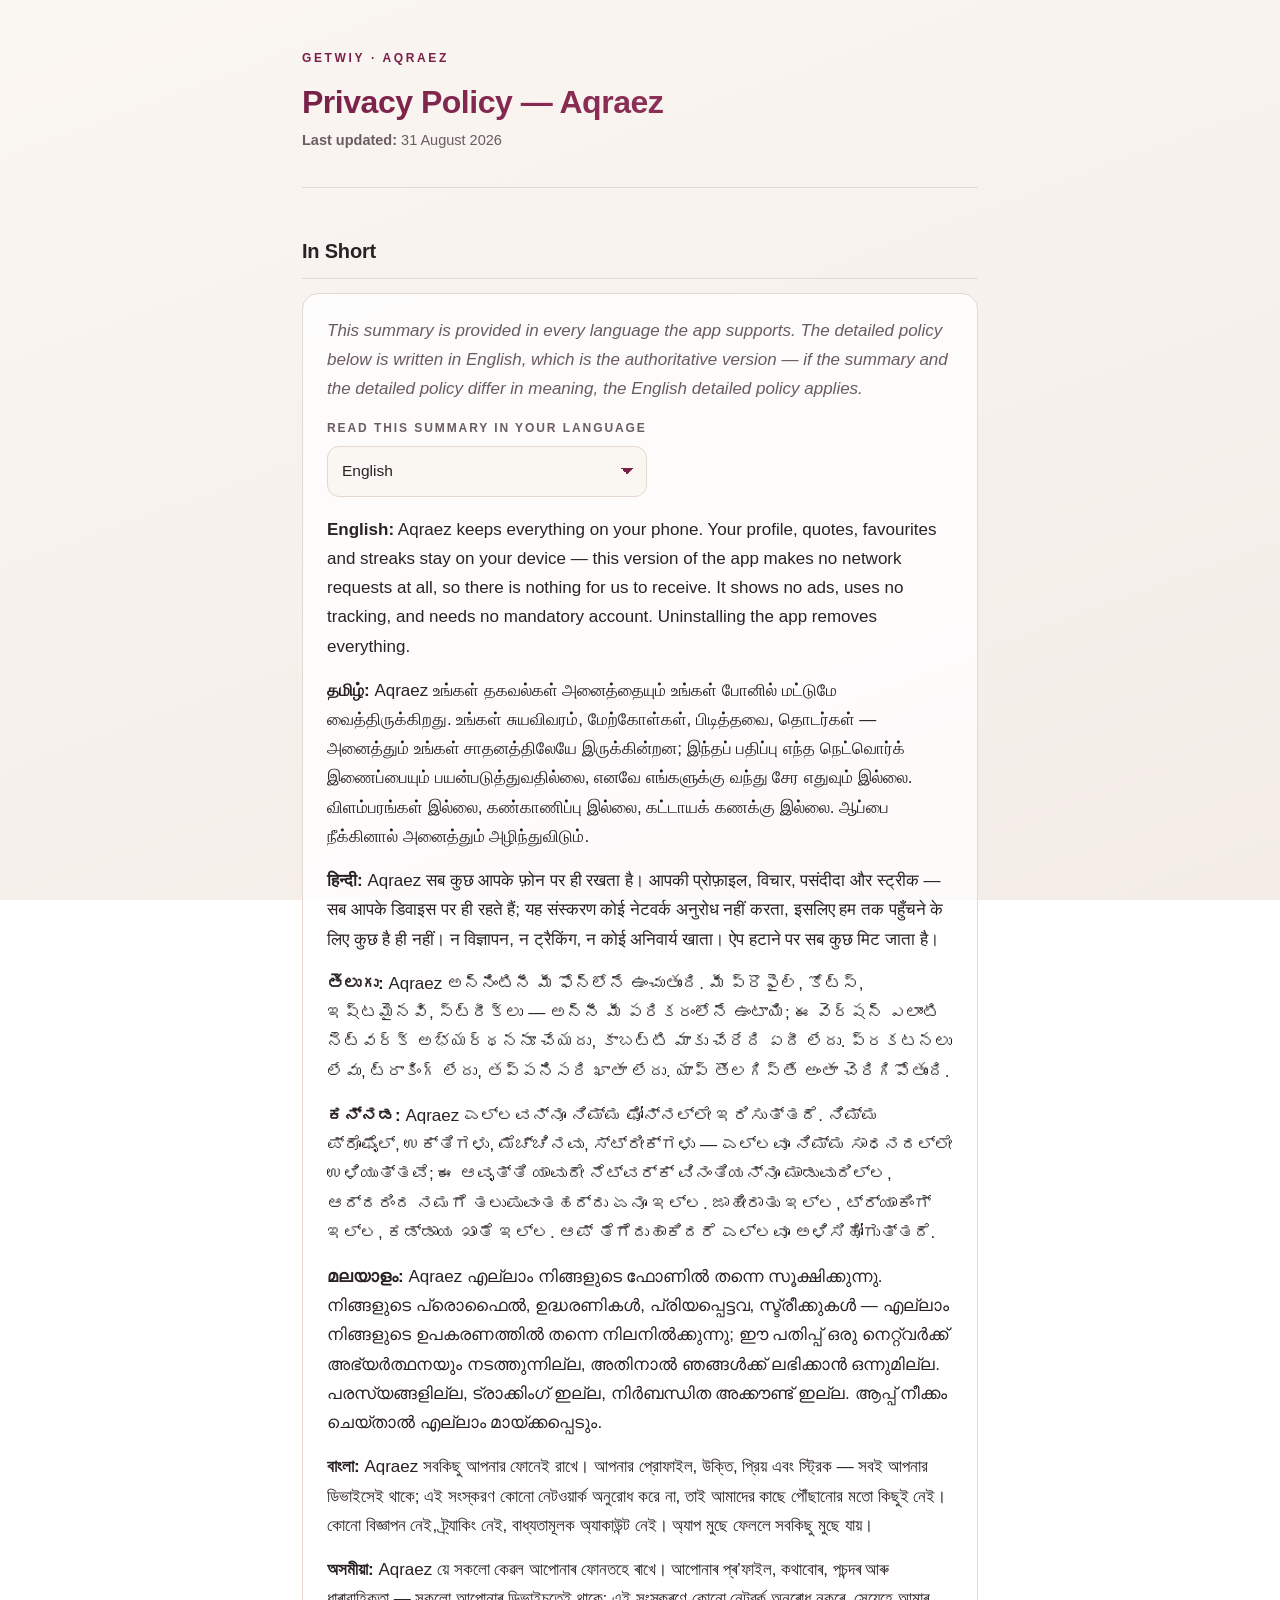
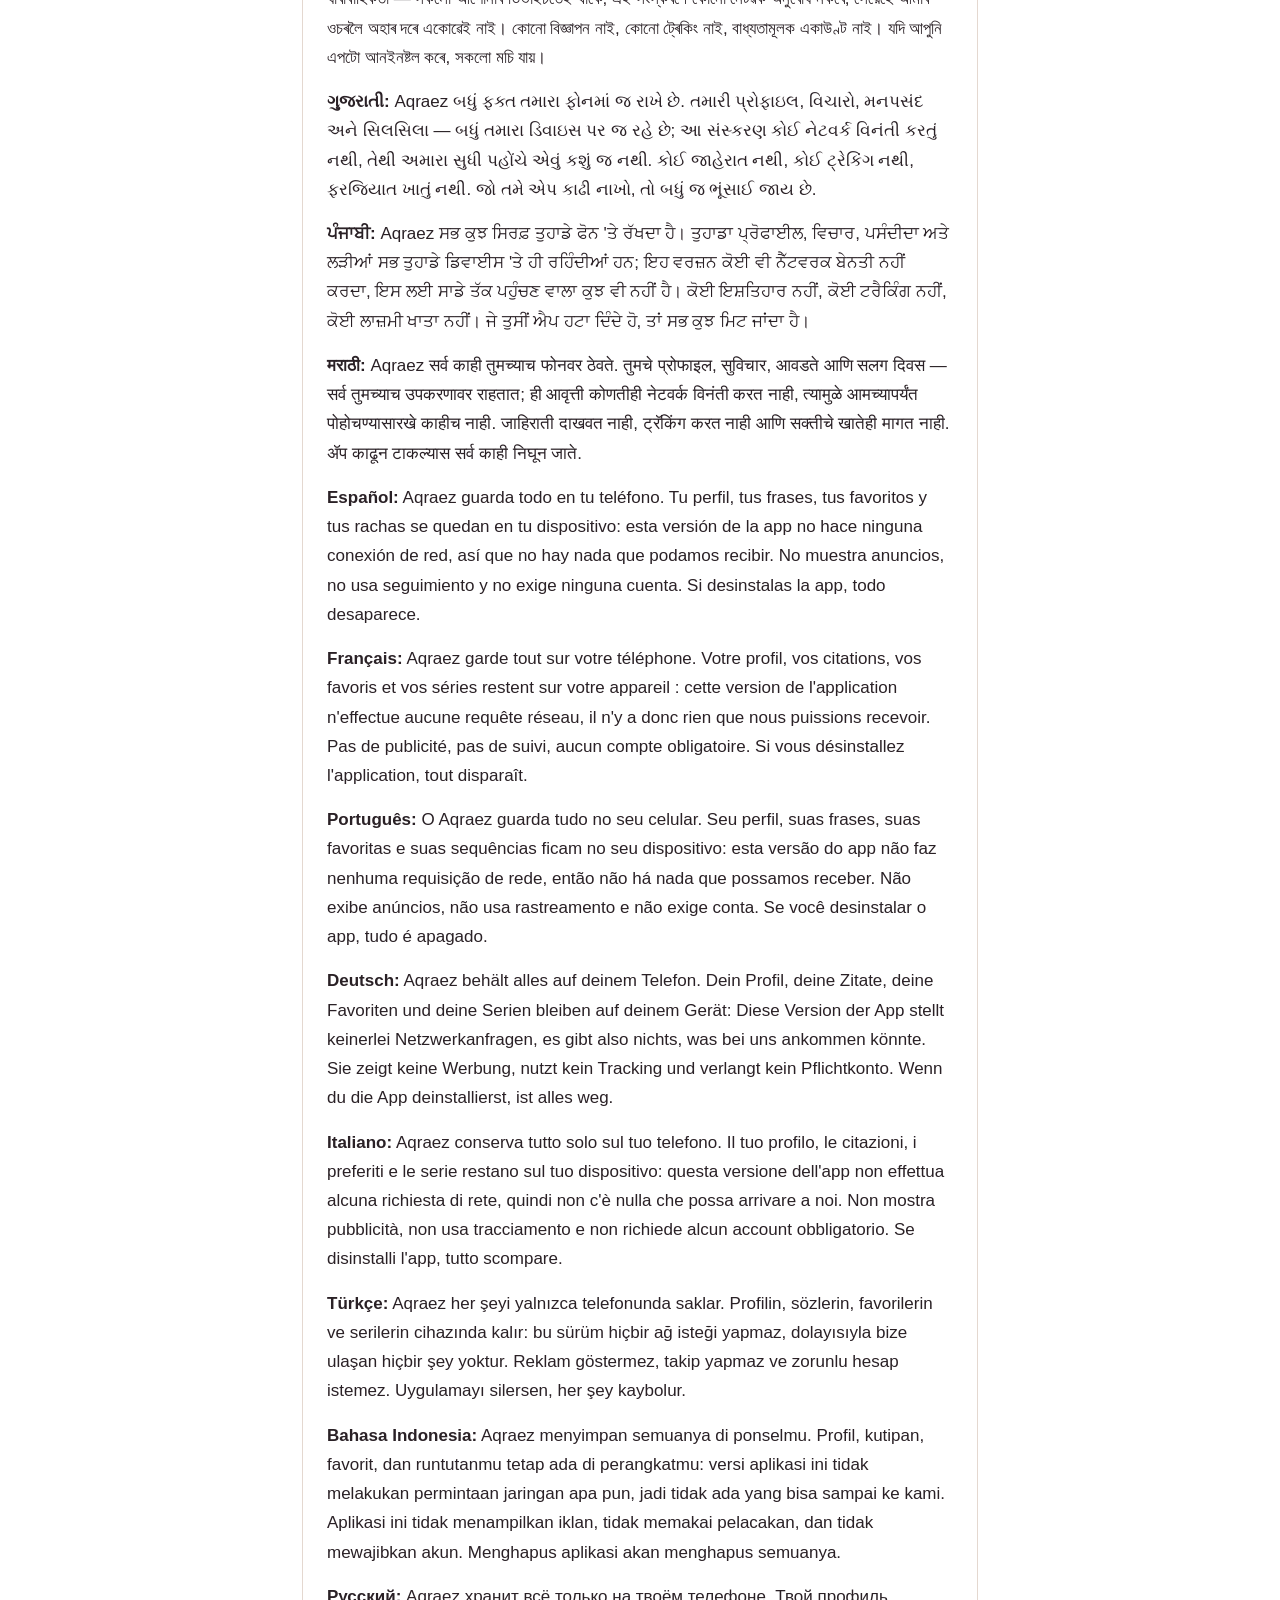
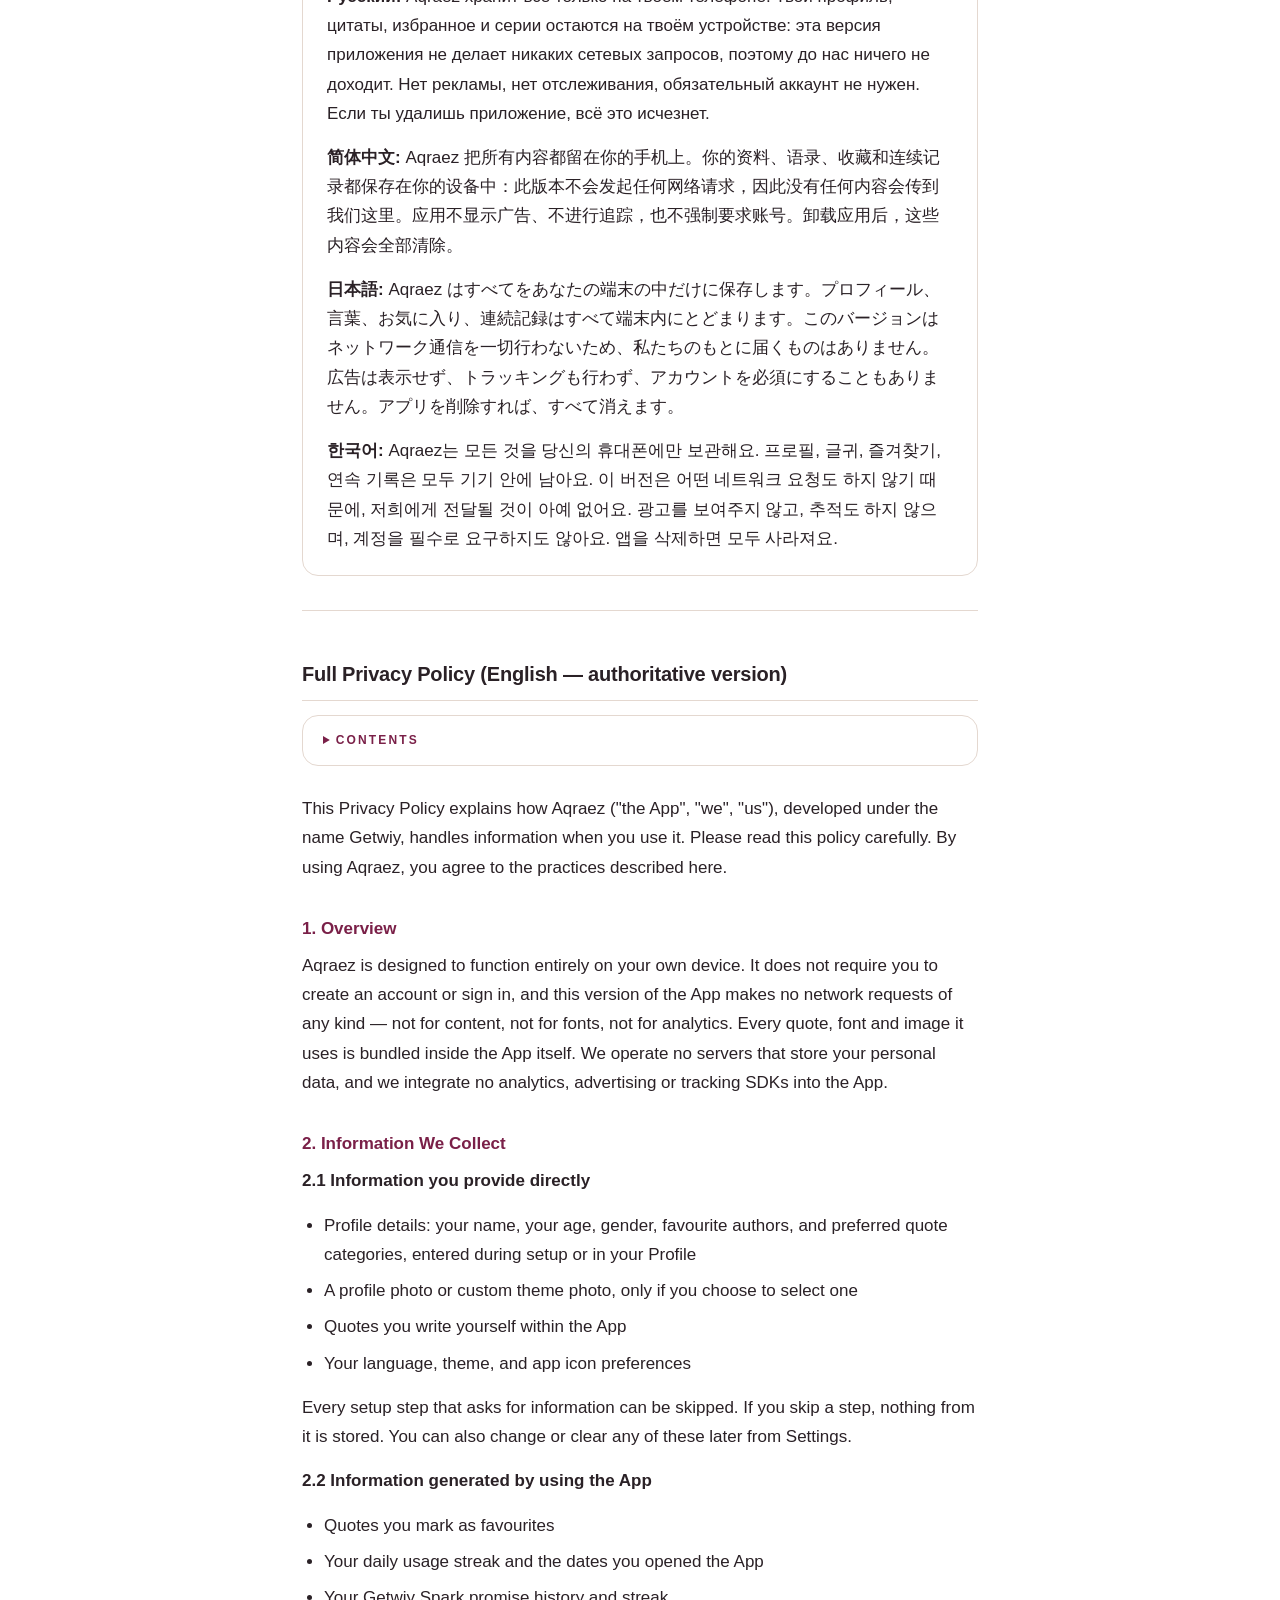
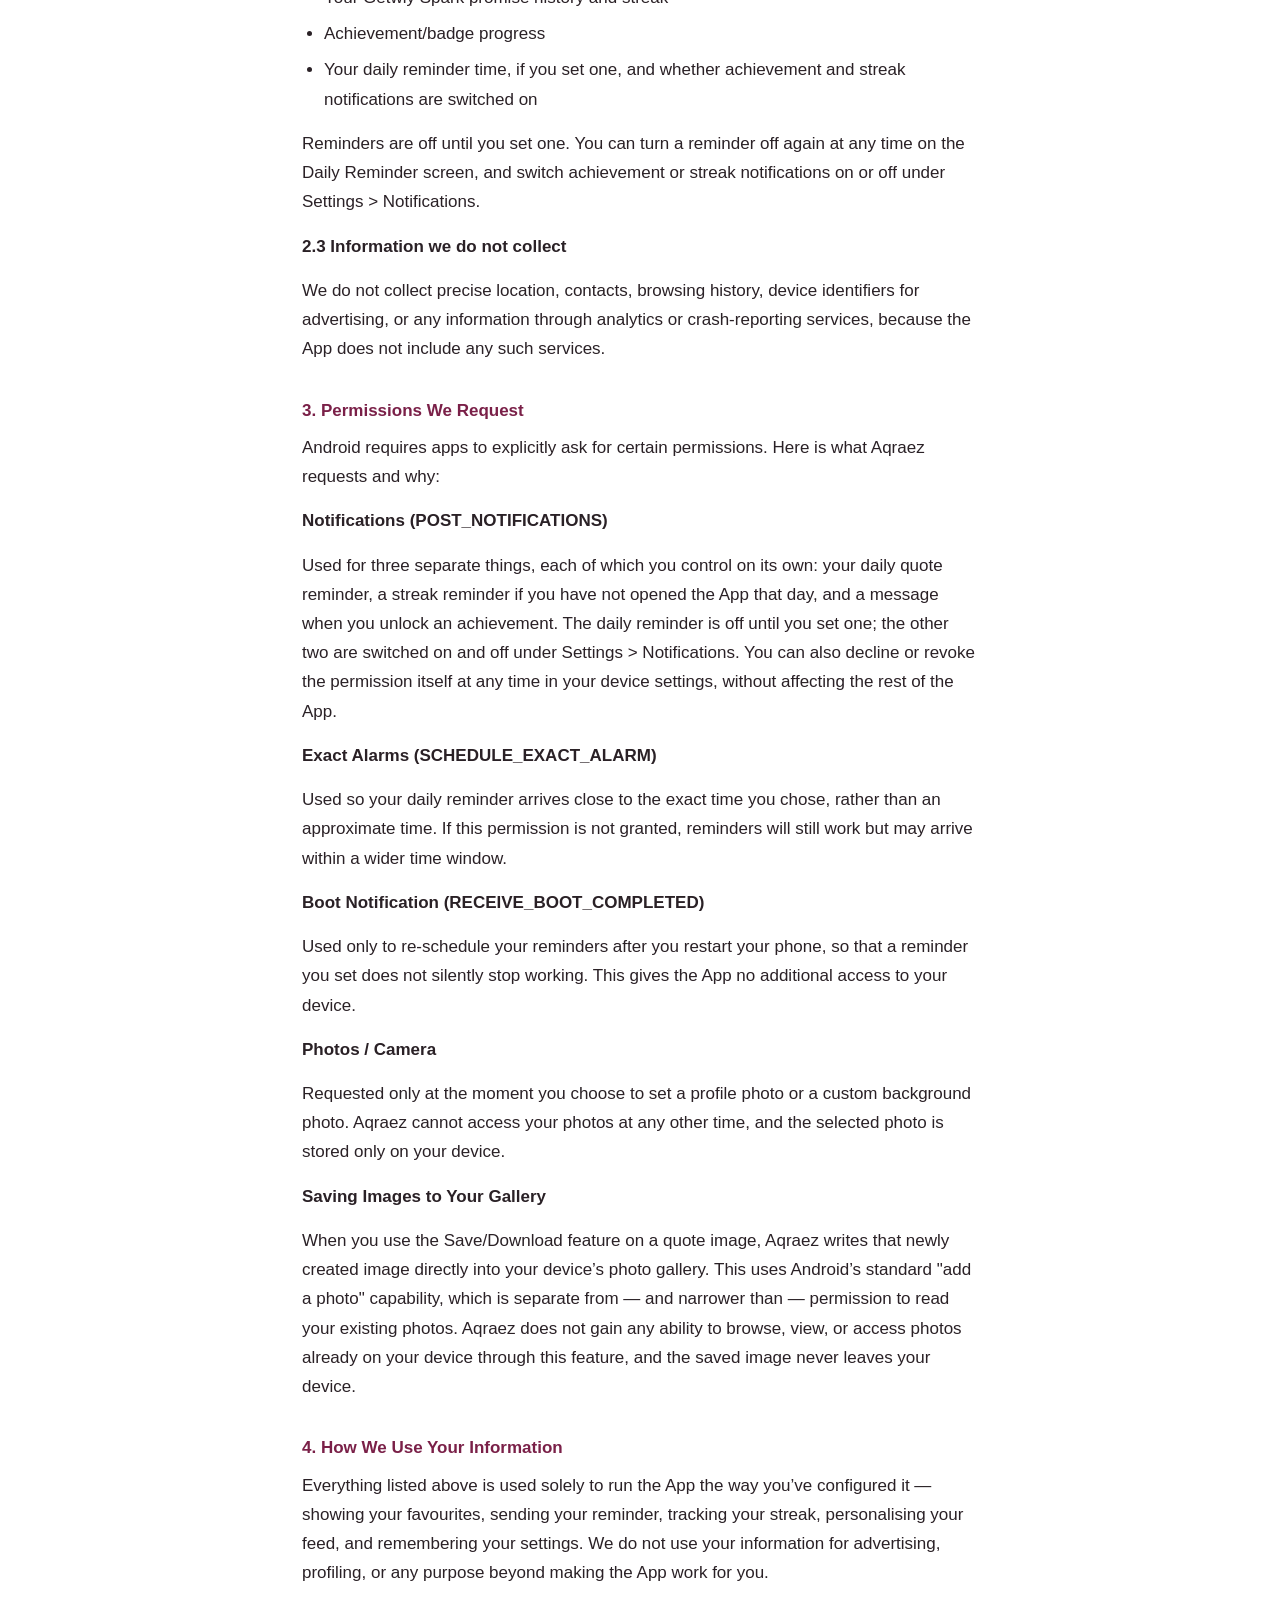
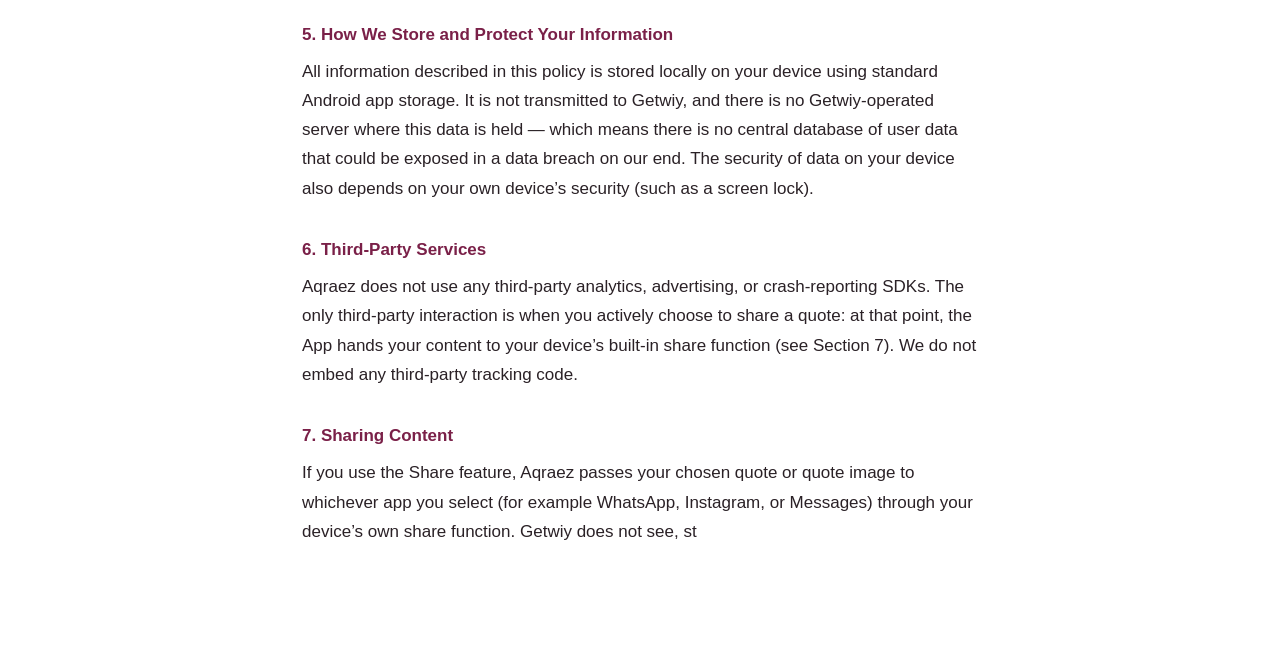
<file: aqraez/privacy-policy/index.html>
<!DOCTYPE html>
<html lang="en">
<head>
<meta charset="utf-8">
<meta name="viewport" content="width=device-width, initial-scale=1">
<title>Privacy Policy — Aqraez by Getwiy</title>
<meta name="description" content="Privacy Policy for Aqraez, the multi-language daily quotes app by Getwiy.">
<meta name="color-scheme" content="light dark">
<style>
:root{
  --bg1:#FAF6F2; --bg2:#F3ECE7; --ink:#2A2126; --muted:#6B5B63;
  --accent:#7A2048; --accent-tint:#9C3D63; --rule:#E4D8D0; --card:#FFFFFFCC;
}
@media (prefers-color-scheme:dark){
  :root{
    --bg1:#0D0D0F; --bg2:#1C1C1F; --ink:#F2EDEA; --muted:#A99AA2;
    --accent:#B33A5E; --accent-tint:#D97B99; --rule:#2E2A2D; --card:#17161A99;
  }
}
*{box-sizing:border-box}
html{-webkit-text-size-adjust:100%}
body{
  margin:0; padding:0;
  background:linear-gradient(160deg,var(--bg1) 0%,var(--bg2) 100%);
  background-attachment:fixed; min-height:100vh; color:var(--ink);
  font-family:-apple-system,BlinkMacSystemFont,"Segoe UI",Roboto,"Helvetica Neue",Arial,"Noto Sans",sans-serif;
  font-size:17px; line-height:1.72;
}
.wrap{max-width:720px; margin:0 auto; padding:48px 22px 84px}
.brand{
  display:block; font-size:12px; letter-spacing:.22em; text-transform:uppercase;
  color:var(--accent); font-weight:600; margin-bottom:14px; text-decoration:none;
}
h1{
  font-size:32px; line-height:1.24; margin:0 0 6px; font-weight:700;
  letter-spacing:-.015em;
  background:linear-gradient(100deg,var(--accent),var(--accent-tint));
  -webkit-background-clip:text; background-clip:text; color:transparent;
}
h2{
  font-size:20px; margin:46px 0 14px; font-weight:650; letter-spacing:-.01em;
  padding-bottom:9px; border-bottom:1px solid var(--rule);
}
h3{font-size:17px; margin:32px 0 8px; font-weight:650; color:var(--accent)}
p{margin:0 0 15px}
ul{margin:0 0 15px; padding-left:22px}
li{margin:0 0 7px}
strong{font-weight:650}
em{color:var(--muted)}
hr{border:0; border-top:1px solid var(--rule); margin:34px 0}
a{color:var(--accent); text-underline-offset:3px}
.updated{color:var(--muted); font-size:14.5px; margin:0 0 30px}
.short{
  background:var(--card); border:1px solid var(--rule); border-radius:16px;
  padding:22px 24px; margin:0 0 12px;
}
.short p:last-child{margin-bottom:0}
.back{display:inline-block; margin-top:18px; font-size:15px}
footer{
  margin-top:56px; padding-top:22px; border-top:1px solid var(--rule);
  color:var(--muted); font-size:14px;
}
footer a{color:var(--accent)}
@media (max-width:520px){
  body{font-size:16.5px}
  .wrap{padding:34px 18px 64px}
  h1{font-size:27px}
}
/* --- added: In Short language picker --- */
.picker{margin:0 0 18px}
.picker label{
  display:block; margin:0 0 7px; font-size:12px; letter-spacing:.16em;
  text-transform:uppercase; color:var(--muted); font-weight:600;
}
.picker select{
  width:100%; max-width:320px; padding:11px 40px 11px 14px;
  font:inherit; font-size:15.5px; color:var(--ink);
  background-color:var(--bg1); border:1px solid var(--rule); border-radius:12px;
  -webkit-appearance:none; appearance:none;
  background-image:
    linear-gradient(45deg,transparent 50%,var(--accent) 50%),
    linear-gradient(135deg,var(--accent) 50%,transparent 50%);
  background-position:right 19px center,right 13px center;
  background-size:6px 6px,6px 6px; background-repeat:no-repeat;
}
.picker select:focus-visible{outline:2px solid var(--accent); outline-offset:2px}
.short [data-lang-body] p:last-child{margin-bottom:0}
.short [hidden]{display:none}

/* --- added: Contents --- */
.toc{
  background:var(--card); border:1px solid var(--rule); border-radius:16px;
  padding:14px 20px; margin:0 0 28px;
}
.toc summary{
  cursor:pointer; font-size:12px; letter-spacing:.18em; text-transform:uppercase;
  color:var(--accent); font-weight:600;
}
.toc summary:focus-visible{outline:2px solid var(--accent); outline-offset:3px}
.toc ol{margin:14px 0 4px; padding-left:20px; font-size:15.5px; line-height:1.85}
.toc li{margin:0 0 2px; color:var(--muted)}
.toc a{color:var(--muted); text-decoration:none}
.toc a:hover{color:var(--accent); text-decoration:underline}
h3{scroll-margin-top:16px}
</style>
</head>
<body>
<main class="wrap">
<a class="brand" href="../../">Getwiy &middot; Aqraez</a>
<h1>Privacy Policy — Aqraez</h1>
<p class="updated"><strong>Last updated:</strong> 31 August 2026</p>
<hr>
<h2>In Short</h2>
<div class="short">
<p><em>This summary is provided in every language the app supports. The detailed policy below is written in English, which is the authoritative version — if the summary and the detailed policy differ in meaning, the English detailed policy applies.</em></p>
<div class="picker">
<label for="lang">Read this summary in your language</label>
<select id="lang" data-lang-picker>
<option value="en">English</option>
<option value="ta">தமிழ்</option>
<option value="hi">हिन्दी</option>
<option value="te">తెలుగు</option>
<option value="kn">ಕನ್ನಡ</option>
<option value="ml">മലയാളം</option>
<option value="bn">বাংলা</option>
<option value="as">অসমীয়া</option>
<option value="gu">ગુજરાતી</option>
<option value="pa">ਪੰਜਾਬੀ</option>
<option value="mr">मराठी</option>
<option value="es">Español</option>
<option value="fr">Français</option>
<option value="pt">Português</option>
<option value="de">Deutsch</option>
<option value="it">Italiano</option>
<option value="tr">Türkçe</option>
<option value="id">Bahasa Indonesia</option>
<option value="ru">Русский</option>
<option value="zh-CN">简体中文</option>
<option value="ja">日本語</option>
<option value="ko">한국어</option>
</select>
</div>
<div data-lang-body>
<p lang="en" data-lang="en"><strong>English:</strong> Aqraez keeps everything on your phone. Your profile, quotes, favourites and streaks stay on your device — this version of the app makes no network requests at all, so there is nothing for us to receive. It shows no ads, uses no tracking, and needs no mandatory account. Uninstalling the app removes everything.</p>
<p lang="ta" data-lang="ta"><strong>தமிழ்:</strong> Aqraez உங்கள் தகவல்கள் அனைத்தையும் உங்கள் போனில் மட்டுமே வைத்திருக்கிறது. உங்கள் சுயவிவரம், மேற்கோள்கள், பிடித்தவை, தொடர்கள் — அனைத்தும் உங்கள் சாதனத்திலேயே இருக்கின்றன; இந்தப் பதிப்பு எந்த நெட்வொர்க் இணைப்பையும் பயன்படுத்துவதில்லை, எனவே எங்களுக்கு வந்து சேர எதுவும் இல்லை. விளம்பரங்கள் இல்லை, கண்காணிப்பு இல்லை, கட்டாயக் கணக்கு இல்லை. ஆப்பை நீக்கினால் அனைத்தும் அழிந்துவிடும்.</p>
<p lang="hi" data-lang="hi"><strong>हिन्दी:</strong> Aqraez सब कुछ आपके फ़ोन पर ही रखता है। आपकी प्रोफ़ाइल, विचार, पसंदीदा और स्ट्रीक — सब आपके डिवाइस पर ही रहते हैं; यह संस्करण कोई नेटवर्क अनुरोध नहीं करता, इसलिए हम तक पहुँचने के लिए कुछ है ही नहीं। न विज्ञापन, न ट्रैकिंग, न कोई अनिवार्य खाता। ऐप हटाने पर सब कुछ मिट जाता है।</p>
<p lang="te" data-lang="te"><strong>తెలుగు:</strong> Aqraez అన్నింటినీ మీ ఫోన్‌లోనే ఉంచుతుంది. మీ ప్రొఫైల్, కోట్స్, ఇష్టమైనవి, స్ట్రీక్‌లు — అన్నీ మీ పరికరంలోనే ఉంటాయి; ఈ వెర్షన్ ఎలాంటి నెట్‌వర్క్ అభ్యర్థననూ చేయదు, కాబట్టి మాకు చేరేది ఏదీ లేదు. ప్రకటనలు లేవు, ట్రాకింగ్ లేదు, తప్పనిసరి ఖాతా లేదు. యాప్ తొలగిస్తే అంతా చెరిగిపోతుంది.</p>
<p lang="kn" data-lang="kn"><strong>ಕನ್ನಡ:</strong> Aqraez ಎಲ್ಲವನ್ನೂ ನಿಮ್ಮ ಫೋನ್‌ನಲ್ಲೇ ಇರಿಸುತ್ತದೆ. ನಿಮ್ಮ ಪ್ರೊಫೈಲ್, ಉಕ್ತಿಗಳು, ಮೆಚ್ಚಿನವು, ಸ್ಟ್ರೀಕ್‌ಗಳು — ಎಲ್ಲವೂ ನಿಮ್ಮ ಸಾಧನದಲ್ಲೇ ಉಳಿಯುತ್ತವೆ; ಈ ಆವೃತ್ತಿ ಯಾವುದೇ ನೆಟ್‌ವರ್ಕ್ ವಿನಂತಿಯನ್ನೂ ಮಾಡುವುದಿಲ್ಲ, ಆದ್ದರಿಂದ ನಮಗೆ ತಲುಪುವಂತಹದ್ದು ಏನೂ ಇಲ್ಲ. ಜಾಹೀರಾತು ಇಲ್ಲ, ಟ್ರ್ಯಾಕಿಂಗ್ ಇಲ್ಲ, ಕಡ್ಡಾಯ ಖಾತೆ ಇಲ್ಲ. ಆಪ್ ತೆಗೆದುಹಾಕಿದರೆ ಎಲ್ಲವೂ ಅಳಿಸಿಹೋಗುತ್ತದೆ.</p>
<p lang="ml" data-lang="ml"><strong>മലയാളം:</strong> Aqraez എല്ലാം നിങ്ങളുടെ ഫോണിൽ തന്നെ സൂക്ഷിക്കുന്നു. നിങ്ങളുടെ പ്രൊഫൈൽ, ഉദ്ധരണികൾ, പ്രിയപ്പെട്ടവ, സ്ട്രീക്കുകൾ — എല്ലാം നിങ്ങളുടെ ഉപകരണത്തിൽ തന്നെ നിലനിൽക്കുന്നു; ഈ പതിപ്പ് ഒരു നെറ്റ്‌വർക്ക് അഭ്യർത്ഥനയും നടത്തുന്നില്ല, അതിനാൽ ഞങ്ങൾക്ക് ലഭിക്കാൻ ഒന്നുമില്ല. പരസ്യങ്ങളില്ല, ട്രാക്കിംഗ് ഇല്ല, നിർബന്ധിത അക്കൗണ്ട് ഇല്ല. ആപ്പ് നീക്കം ചെയ്താൽ എല്ലാം മായ്ക്കപ്പെടും.</p>
<p lang="bn" data-lang="bn"><strong>বাংলা:</strong> Aqraez সবকিছু আপনার ফোনেই রাখে। আপনার প্রোফাইল, উক্তি, প্রিয় এবং স্ট্রিক — সবই আপনার ডিভাইসেই থাকে; এই সংস্করণ কোনো নেটওয়ার্ক অনুরোধ করে না, তাই আমাদের কাছে পৌঁছানোর মতো কিছুই নেই। কোনো বিজ্ঞাপন নেই, ট্র্যাকিং নেই, বাধ্যতামূলক অ্যাকাউন্ট নেই। অ্যাপ মুছে ফেললে সবকিছু মুছে যায়।</p>
<p lang="as" data-lang="as"><strong>অসমীয়া:</strong> Aqraez য়ে সকলো কেৱল আপোনাৰ ফোনতহে ৰাখে। আপোনাৰ প্ৰ’ফাইল, কথাবোৰ, পচন্দৰ আৰু ধাৰাবাহিকতা — সকলো আপোনাৰ ডিভাইচতেই থাকে; এই সংস্কৰণে কোনো নেটৱৰ্ক অনুৰোধ নকৰে, সেয়েহে আমাৰ ওচৰলৈ অহাৰ দৰে একোৱেই নাই। কোনো বিজ্ঞাপন নাই, কোনো ট্ৰেকিং নাই, বাধ্যতামূলক একাউণ্ট নাই। যদি আপুনি এপটো আনইনষ্টল কৰে, সকলো মচি যায়।</p>
<p lang="gu" data-lang="gu"><strong>ગુજરાતી:</strong> Aqraez બધું ફક્ત તમારા ફોનમાં જ રાખે છે. તમારી પ્રોફાઇલ, વિચારો, મનપસંદ અને સિલસિલા — બધું તમારા ડિવાઇસ પર જ રહે છે; આ સંસ્કરણ કોઈ નેટવર્ક વિનંતી કરતું નથી, તેથી અમારા સુધી પહોંચે એવું કશું જ નથી. કોઈ જાહેરાત નથી, કોઈ ટ્રેકિંગ નથી, ફરજિયાત ખાતું નથી. જો તમે એપ કાઢી નાખો, તો બધું જ ભૂંસાઈ જાય છે.</p>
<p lang="pa" data-lang="pa"><strong>ਪੰਜਾਬੀ:</strong> Aqraez ਸਭ ਕੁਝ ਸਿਰਫ਼ ਤੁਹਾਡੇ ਫੋਨ 'ਤੇ ਰੱਖਦਾ ਹੈ। ਤੁਹਾਡਾ ਪ੍ਰੋਫਾਈਲ, ਵਿਚਾਰ, ਪਸੰਦੀਦਾ ਅਤੇ ਲੜੀਆਂ ਸਭ ਤੁਹਾਡੇ ਡਿਵਾਈਸ 'ਤੇ ਹੀ ਰਹਿੰਦੀਆਂ ਹਨ; ਇਹ ਵਰਜ਼ਨ ਕੋਈ ਵੀ ਨੈੱਟਵਰਕ ਬੇਨਤੀ ਨਹੀਂ ਕਰਦਾ, ਇਸ ਲਈ ਸਾਡੇ ਤੱਕ ਪਹੁੰਚਣ ਵਾਲਾ ਕੁਝ ਵੀ ਨਹੀਂ ਹੈ। ਕੋਈ ਇਸ਼ਤਿਹਾਰ ਨਹੀਂ, ਕੋਈ ਟਰੈਕਿੰਗ ਨਹੀਂ, ਕੋਈ ਲਾਜ਼ਮੀ ਖਾਤਾ ਨਹੀਂ। ਜੇ ਤੁਸੀਂ ਐਪ ਹਟਾ ਦਿੰਦੇ ਹੋ, ਤਾਂ ਸਭ ਕੁਝ ਮਿਟ ਜਾਂਦਾ ਹੈ।</p>
<p lang="mr" data-lang="mr"><strong>मराठी:</strong> Aqraez सर्व काही तुमच्याच फोनवर ठेवते. तुमचे प्रोफाइल, सुविचार, आवडते आणि सलग दिवस — सर्व तुमच्याच उपकरणावर राहतात; ही आवृत्ती कोणतीही नेटवर्क विनंती करत नाही, त्यामुळे आमच्यापर्यंत पोहोचण्यासारखे काहीच नाही. जाहिराती दाखवत नाही, ट्रॅकिंग करत नाही आणि सक्तीचे खातेही मागत नाही. ॲप काढून टाकल्यास सर्व काही निघून जाते.</p>
<p lang="es" data-lang="es"><strong>Español:</strong> Aqraez guarda todo en tu teléfono. Tu perfil, tus frases, tus favoritos y tus rachas se quedan en tu dispositivo: esta versión de la app no hace ninguna conexión de red, así que no hay nada que podamos recibir. No muestra anuncios, no usa seguimiento y no exige ninguna cuenta. Si desinstalas la app, todo desaparece.</p>
<p lang="fr" data-lang="fr"><strong>Français:</strong> Aqraez garde tout sur votre téléphone. Votre profil, vos citations, vos favoris et vos séries restent sur votre appareil : cette version de l'application n'effectue aucune requête réseau, il n'y a donc rien que nous puissions recevoir. Pas de publicité, pas de suivi, aucun compte obligatoire. Si vous désinstallez l'application, tout disparaît.</p>
<p lang="pt" data-lang="pt"><strong>Português:</strong> O Aqraez guarda tudo no seu celular. Seu perfil, suas frases, suas favoritas e suas sequências ficam no seu dispositivo: esta versão do app não faz nenhuma requisição de rede, então não há nada que possamos receber. Não exibe anúncios, não usa rastreamento e não exige conta. Se você desinstalar o app, tudo é apagado.</p>
<p lang="de" data-lang="de"><strong>Deutsch:</strong> Aqraez behält alles auf deinem Telefon. Dein Profil, deine Zitate, deine Favoriten und deine Serien bleiben auf deinem Gerät: Diese Version der App stellt keinerlei Netzwerkanfragen, es gibt also nichts, was bei uns ankommen könnte. Sie zeigt keine Werbung, nutzt kein Tracking und verlangt kein Pflichtkonto. Wenn du die App deinstallierst, ist alles weg.</p>
<p lang="it" data-lang="it"><strong>Italiano:</strong> Aqraez conserva tutto solo sul tuo telefono. Il tuo profilo, le citazioni, i preferiti e le serie restano sul tuo dispositivo: questa versione dell'app non effettua alcuna richiesta di rete, quindi non c'è nulla che possa arrivare a noi. Non mostra pubblicità, non usa tracciamento e non richiede alcun account obbligatorio. Se disinstalli l'app, tutto scompare.</p>
<p lang="tr" data-lang="tr"><strong>Türkçe:</strong> Aqraez her şeyi yalnızca telefonunda saklar. Profilin, sözlerin, favorilerin ve serilerin cihazında kalır: bu sürüm hiçbir ağ isteği yapmaz, dolayısıyla bize ulaşan hiçbir şey yoktur. Reklam göstermez, takip yapmaz ve zorunlu hesap istemez. Uygulamayı silersen, her şey kaybolur.</p>
<p lang="id" data-lang="id"><strong>Bahasa Indonesia:</strong> Aqraez menyimpan semuanya di ponselmu. Profil, kutipan, favorit, dan runtutanmu tetap ada di perangkatmu: versi aplikasi ini tidak melakukan permintaan jaringan apa pun, jadi tidak ada yang bisa sampai ke kami. Aplikasi ini tidak menampilkan iklan, tidak memakai pelacakan, dan tidak mewajibkan akun. Menghapus aplikasi akan menghapus semuanya.</p>
<p lang="ru" data-lang="ru"><strong>Русский:</strong> Aqraez хранит всё только на твоём телефоне. Твой профиль, цитаты, избранное и серии остаются на твоём устройстве: эта версия приложения не делает никаких сетевых запросов, поэтому до нас ничего не доходит. Нет рекламы, нет отслеживания, обязательный аккаунт не нужен. Если ты удалишь приложение, всё это исчезнет.</p>
<p lang="zh-CN" data-lang="zh-CN"><strong>简体中文:</strong> Aqraez 把所有内容都留在你的手机上。你的资料、语录、收藏和连续记录都保存在你的设备中：此版本不会发起任何网络请求，因此没有任何内容会传到我们这里。应用不显示广告、不进行追踪，也不强制要求账号。卸载应用后，这些内容会全部清除。</p>
<p lang="ja" data-lang="ja"><strong>日本語:</strong> Aqraez はすべてをあなたの端末の中だけに保存します。プロフィール、言葉、お気に入り、連続記録はすべて端末内にとどまります。このバージョンはネットワーク通信を一切行わないため、私たちのもとに届くものはありません。広告は表示せず、トラッキングも行わず、アカウントを必須にすることもありません。アプリを削除すれば、すべて消えます。</p>
<p lang="ko" data-lang="ko"><strong>한국어:</strong> Aqraez는 모든 것을 당신의 휴대폰에만 보관해요. 프로필, 글귀, 즐겨찾기, 연속 기록은 모두 기기 안에 남아요. 이 버전은 어떤 네트워크 요청도 하지 않기 때문에, 저희에게 전달될 것이 아예 없어요. 광고를 보여주지 않고, 추적도 하지 않으며, 계정을 필수로 요구하지도 않아요. 앱을 삭제하면 모두 사라져요.</p>
</div>
</div>
<hr>
<h2>Full Privacy Policy (English — authoritative version)</h2>
<details class="toc">
<summary>Contents</summary>
<ol>
<li><a href="#section-1">Overview</a></li>
<li><a href="#section-2">Information We Collect</a></li>
<li><a href="#section-3">Permissions We Request</a></li>
<li><a href="#section-4">How We Use Your Information</a></li>
<li><a href="#section-5">How We Store and Protect Your Information</a></li>
<li><a href="#section-6">Third-Party Services</a></li>
<li><a href="#section-7">Sharing Content</a></li>
<li><a href="#section-8">Notifications</a></li>
<li><a href="#section-9">Your Rights and Choices</a></li>
<li><a href="#section-10">Data Retention</a></li>
<li><a href="#section-11">International Users</a></li>
<li><a href="#section-12">Children’s Privacy</a></li>
<li><a href="#section-13">Changes to This Policy</a></li>
<li><a href="#section-14">Governing Law</a></li>
<li><a href="#section-15">Contact Us</a></li>
</ol>
</details>
<p>This Privacy Policy explains how Aqraez ("the App", "we", "us"), developed under the name Getwiy, handles information when you use it. Please read this policy carefully. By using Aqraez, you agree to the practices described here.</p>
<h3 id="section-1">1. Overview</h3>
<p>Aqraez is designed to function entirely on your own device. It does not require you to create an account or sign in, and this version of the App makes no network requests of any kind — not for content, not for fonts, not for analytics. Every quote, font and image it uses is bundled inside the App itself. We operate no servers that store your personal data, and we integrate no analytics, advertising or tracking SDKs into the App.</p>
<h3 id="section-2">2. Information We Collect</h3>
<p><strong>2.1 Information you provide directly</strong></p>
<ul>
<li>Profile details: your name, your age, gender, favourite authors, and preferred quote categories, entered during setup or in your Profile</li>
<li>A profile photo or custom theme photo, only if you choose to select one</li>
<li>Quotes you write yourself within the App</li>
<li>Your language, theme, and app icon preferences</li>
</ul>
<p>Every setup step that asks for information can be skipped. If you skip a step, nothing from it is stored. You can also change or clear any of these later from Settings.</p>
<p><strong>2.2 Information generated by using the App</strong></p>
<ul>
<li>Quotes you mark as favourites</li>
<li>Your daily usage streak and the dates you opened the App</li>
<li>Your Getwiy Spark promise history and streak</li>
<li>Achievement/badge progress</li>
<li>Your daily reminder time, if you set one, and whether achievement and streak notifications are switched on</li>
</ul>
<p>Reminders are off until you set one. You can turn a reminder off again at any time on the Daily Reminder screen, and switch achievement or streak notifications on or off under Settings &gt; Notifications.</p>
<p><strong>2.3 Information we do not collect</strong></p>
<p>We do not collect precise location, contacts, browsing history, device identifiers for advertising, or any information through analytics or crash-reporting services, because the App does not include any such services.</p>
<h3 id="section-3">3. Permissions We Request</h3>
<p>Android requires apps to explicitly ask for certain permissions. Here is what Aqraez requests and why:</p>
<p><strong>Notifications (POST_NOTIFICATIONS)</strong></p>
<p>Used for three separate things, each of which you control on its own: your daily quote reminder, a streak reminder if you have not opened the App that day, and a message when you unlock an achievement. The daily reminder is off until you set one; the other two are switched on and off under Settings &gt; Notifications. You can also decline or revoke the permission itself at any time in your device settings, without affecting the rest of the App.</p>
<p><strong>Exact Alarms (SCHEDULE_EXACT_ALARM)</strong></p>
<p>Used so your daily reminder arrives close to the exact time you chose, rather than an approximate time. If this permission is not granted, reminders will still work but may arrive within a wider time window.</p>
<p><strong>Boot Notification (RECEIVE_BOOT_COMPLETED)</strong></p>
<p>Used only to re-schedule your reminders after you restart your phone, so that a reminder you set does not silently stop working. This gives the App no additional access to your device.</p>
<p><strong>Photos / Camera</strong></p>
<p>Requested only at the moment you choose to set a profile photo or a custom background photo. Aqraez cannot access your photos at any other time, and the selected photo is stored only on your device.</p>
<p><strong>Saving Images to Your Gallery</strong></p>
<p>When you use the Save/Download feature on a quote image, Aqraez writes that newly created image directly into your device’s photo gallery. This uses Android’s standard "add a photo" capability, which is separate from — and narrower than — permission to read your existing photos. Aqraez does not gain any ability to browse, view, or access photos already on your device through this feature, and the saved image never leaves your device.</p>
<h3 id="section-4">4. How We Use Your Information</h3>
<p>Everything listed above is used solely to run the App the way you’ve configured it — showing your favourites, sending your reminder, tracking your streak, personalising your feed, and remembering your settings. We do not use your information for advertising, profiling, or any purpose beyond making the App work for you.</p>
<h3 id="section-5">5. How We Store and Protect Your Information</h3>
<p>All information described in this policy is stored locally on your device using standard Android app storage. It is not transmitted to Getwiy, and there is no Getwiy-operated server where this data is held — which means there is no central database of user data that could be exposed in a data breach on our end. The security of data on your device also depends on your own device’s security (such as a screen lock).</p>
<h3 id="section-6">6. Third-Party Services</h3>
<p>Aqraez does not use any third-party analytics, advertising, or crash-reporting SDKs. The only third-party interaction is when you actively choose to share a quote: at that point, the App hands your content to your device’s built-in share function (see Section 7). We do not embed any third-party tracking code.</p>
<h3 id="section-7">7. Sharing Content</h3>
<p>If you use the Share feature, Aqraez passes your chosen quote or quote image to whichever app you select (for example WhatsApp, Instagram, or Messages) through your device’s own share function. Getwiy does not see, st
</file>
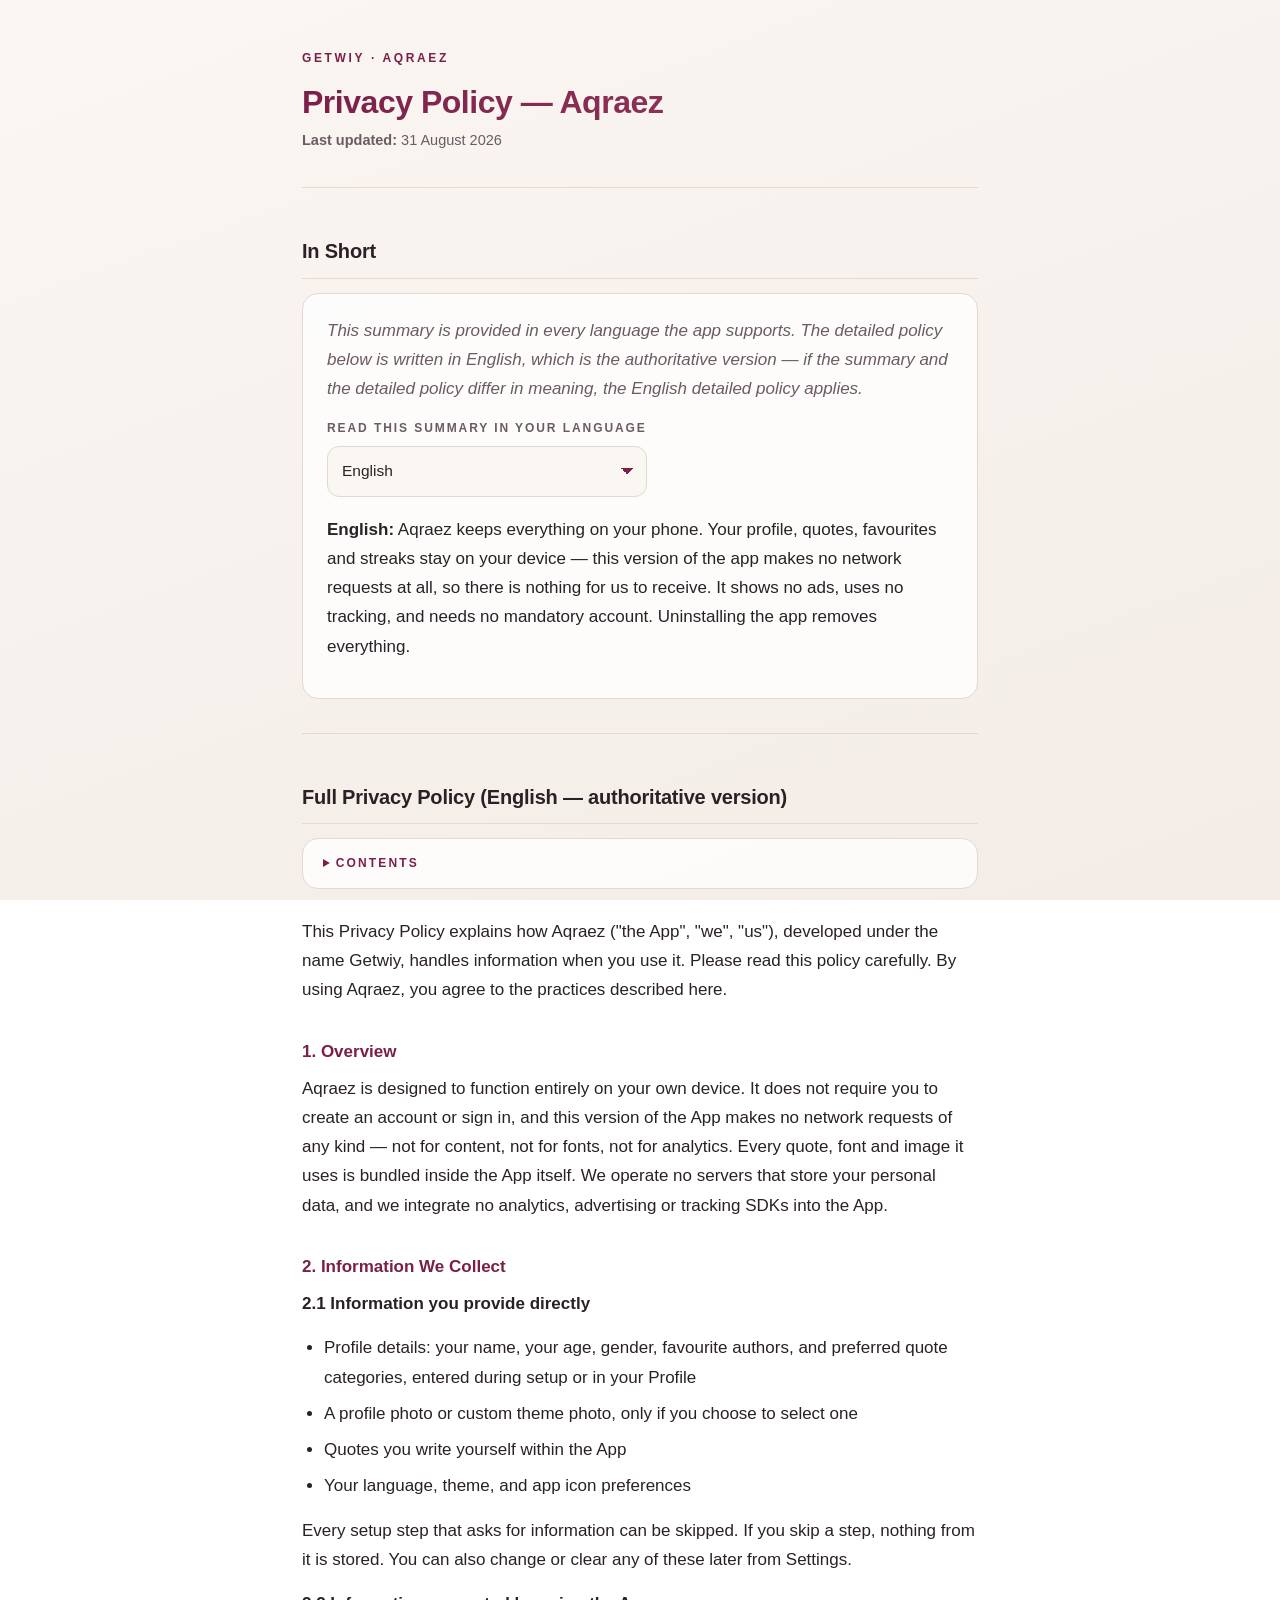
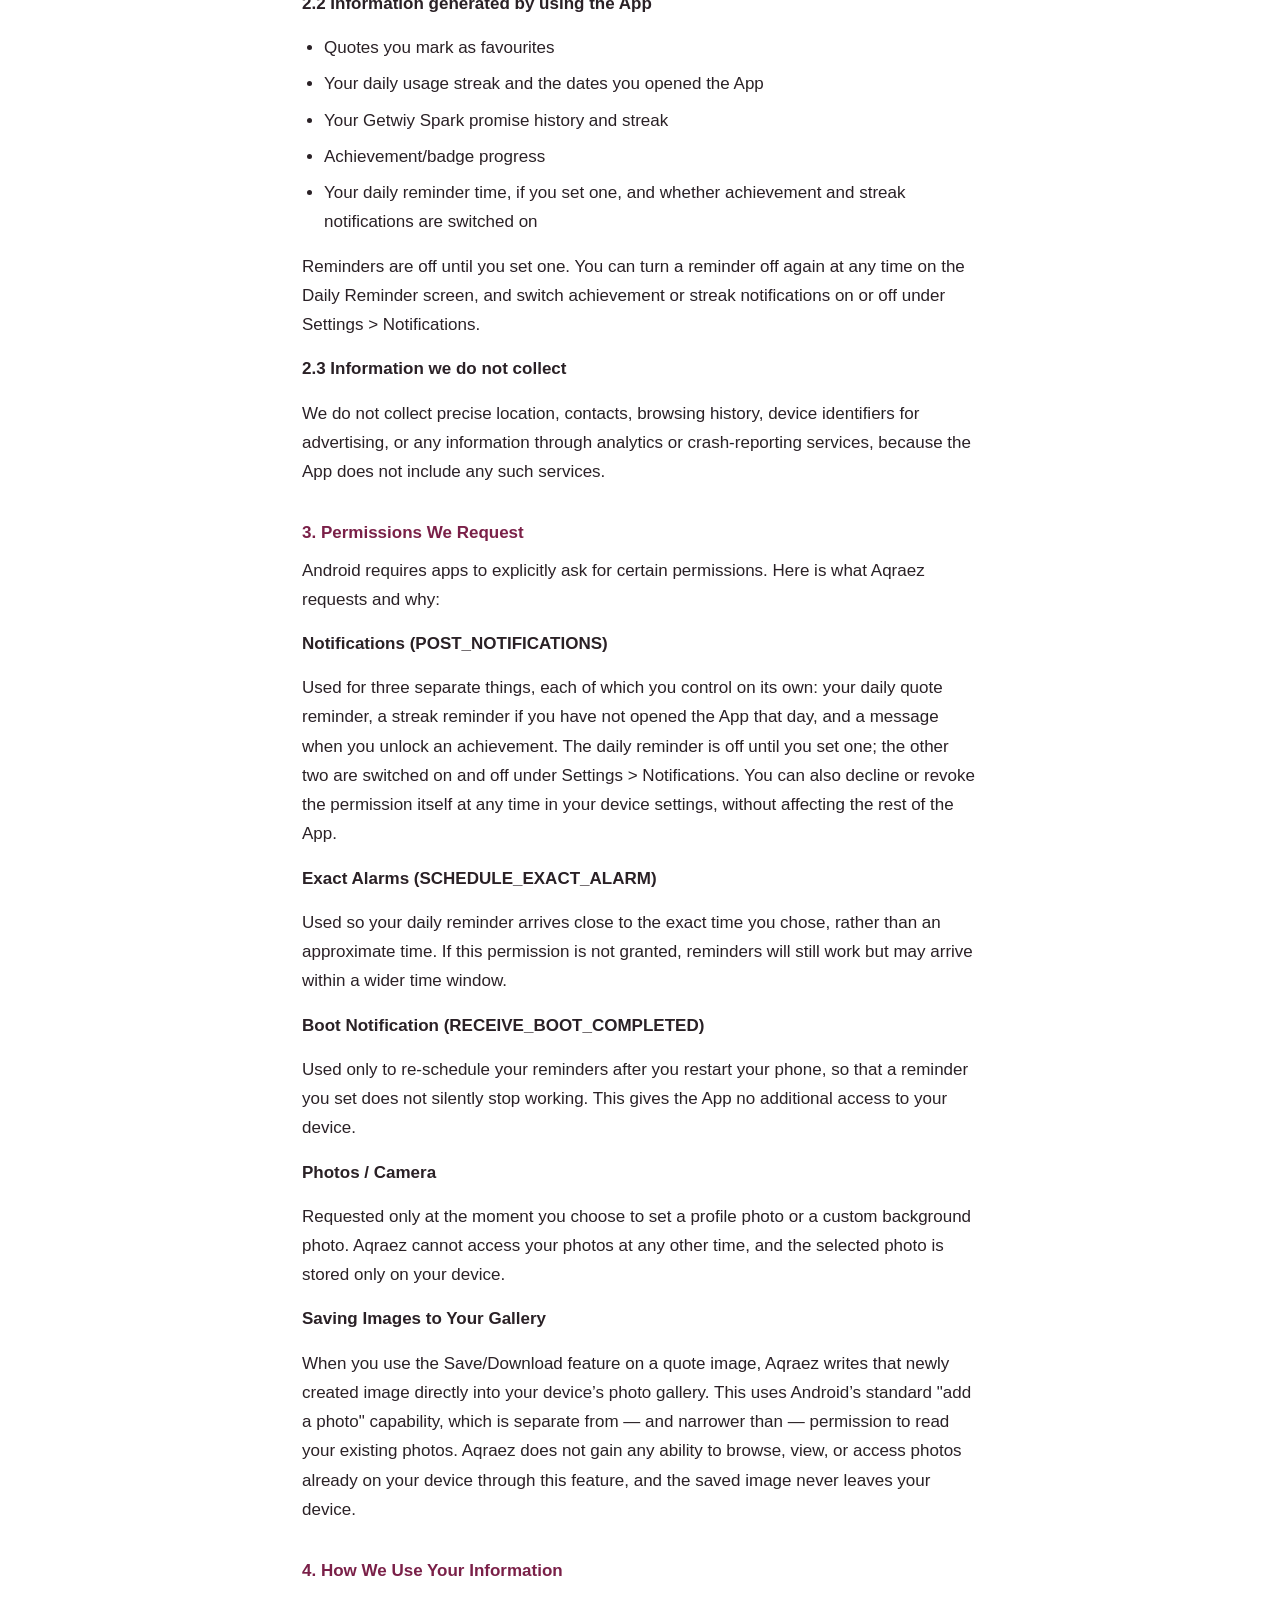
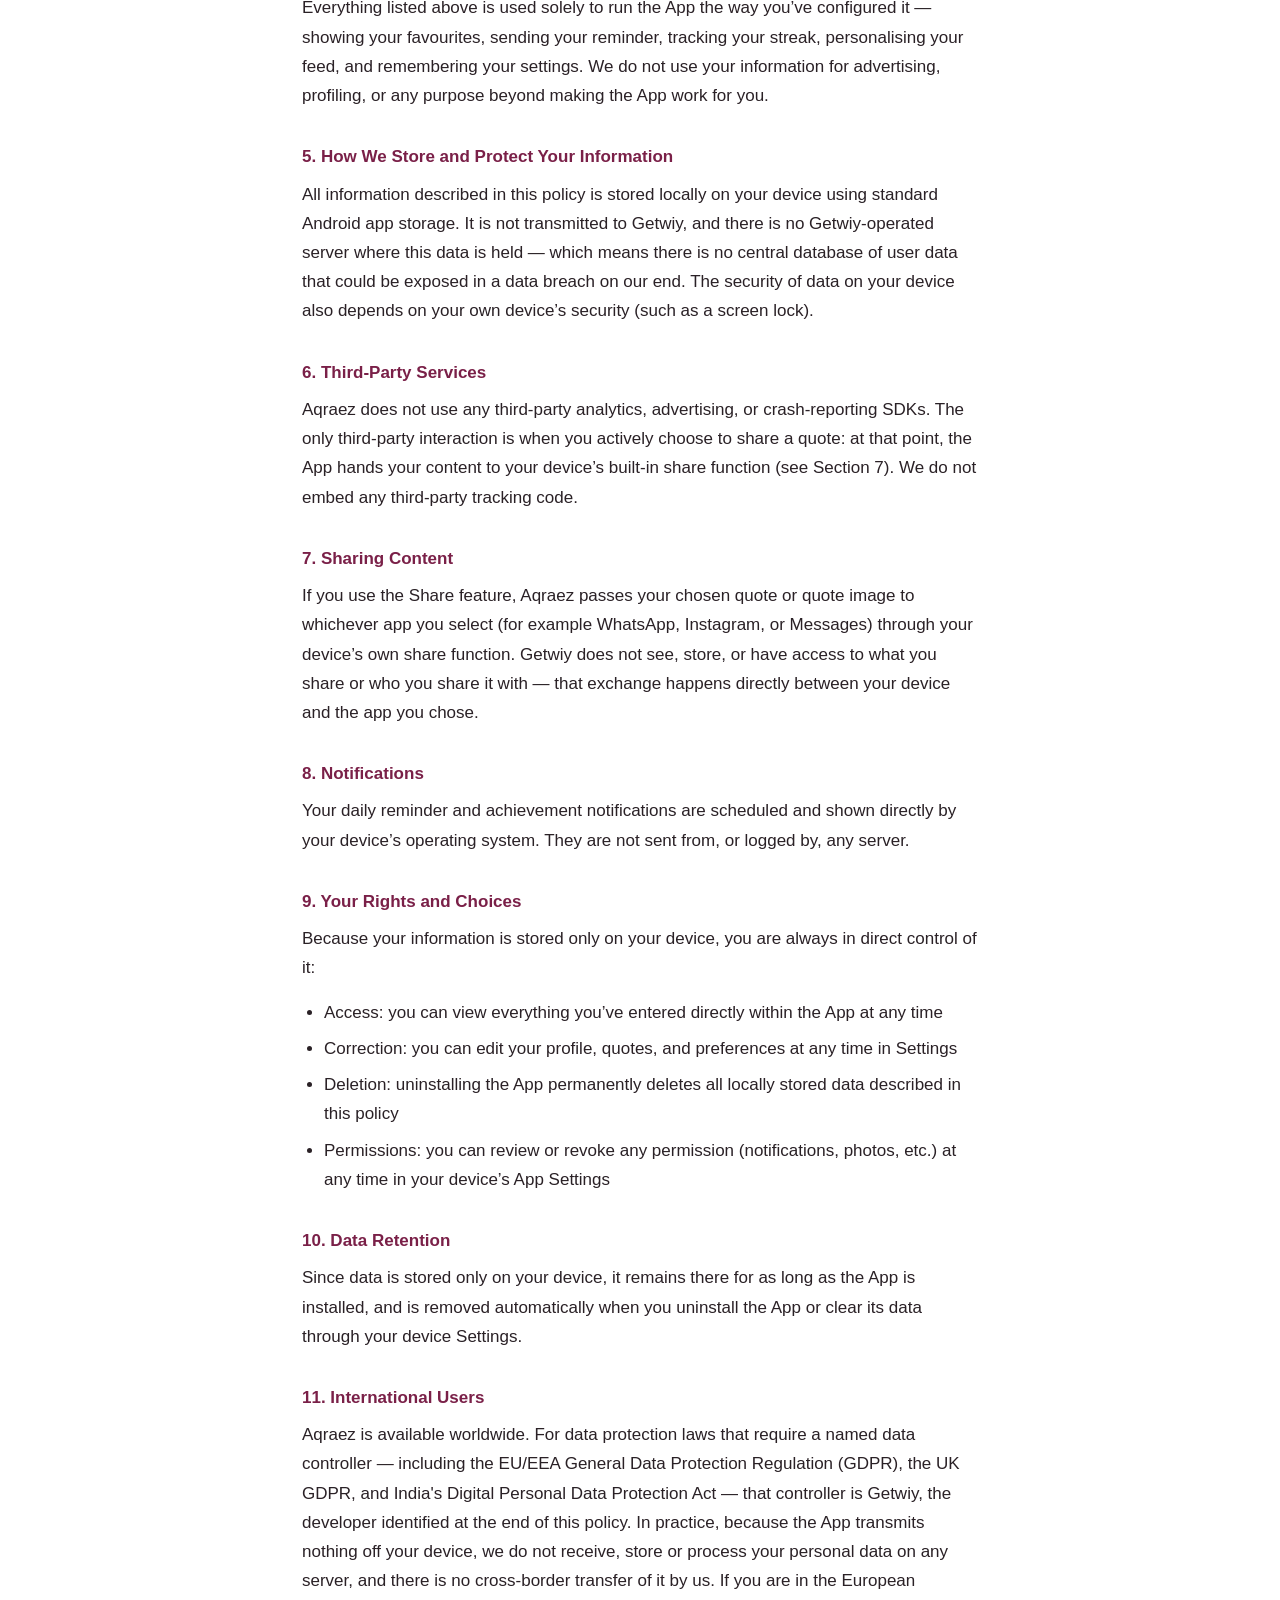
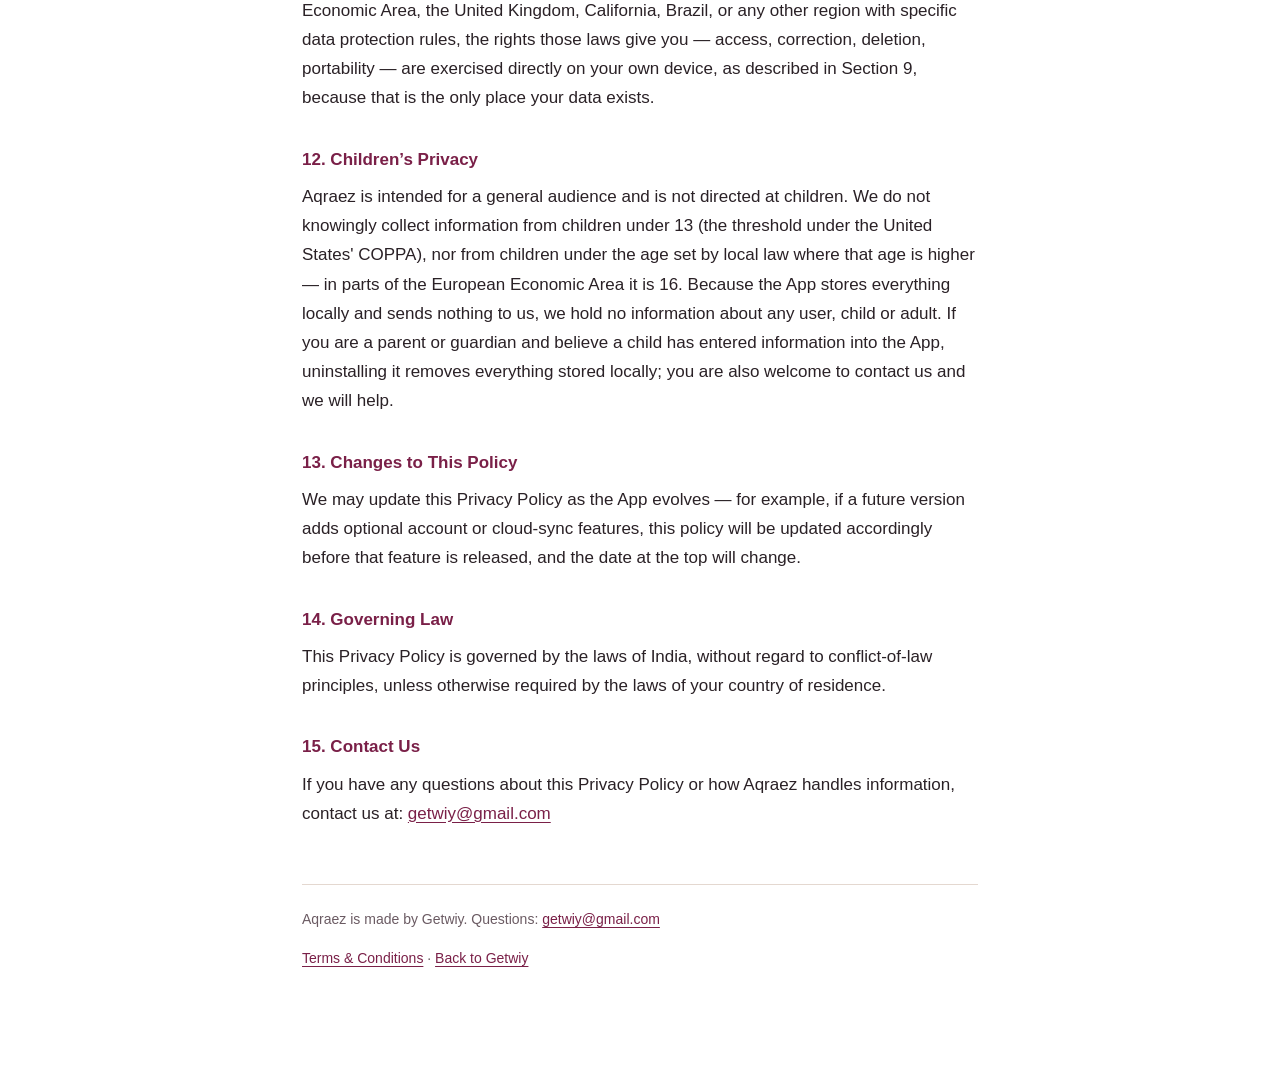
<file: aqraez/privacy/index.html>
<!DOCTYPE html>
<html lang="en">
<head>
<meta charset="utf-8">
<meta name="viewport" content="width=device-width, initial-scale=1">
<title>Privacy Policy — Aqraez by Getwiy</title>
<meta name="description" content="Privacy Policy for Aqraez, the multi-language daily quotes app by Getwiy.">
<meta name="color-scheme" content="light dark">
<style>
:root{
  --bg1:#FAF6F2; --bg2:#F3ECE7; --ink:#2A2126; --muted:#6B5B63;
  --accent:#7A2048; --accent-tint:#9C3D63; --rule:#E4D8D0; --card:#FFFFFFCC;
}
@media (prefers-color-scheme:dark){
  :root{
    --bg1:#0D0D0F; --bg2:#1C1C1F; --ink:#F2EDEA; --muted:#A99AA2;
    --accent:#B33A5E; --accent-tint:#D97B99; --rule:#2E2A2D; --card:#17161A99;
  }
}
*{box-sizing:border-box}
html{-webkit-text-size-adjust:100%}
body{
  margin:0; padding:0;
  background:linear-gradient(160deg,var(--bg1) 0%,var(--bg2) 100%);
  background-attachment:fixed; min-height:100vh; color:var(--ink);
  font-family:-apple-system,BlinkMacSystemFont,"Segoe UI",Roboto,"Helvetica Neue",Arial,"Noto Sans",sans-serif;
  font-size:17px; line-height:1.72;
}
.wrap{max-width:720px; margin:0 auto; padding:48px 22px 84px}
.brand{
  display:block; font-size:12px; letter-spacing:.22em; text-transform:uppercase;
  color:var(--accent); font-weight:600; margin-bottom:14px; text-decoration:none;
}
h1{
  font-size:32px; line-height:1.24; margin:0 0 6px; font-weight:700;
  letter-spacing:-.015em;
  background:linear-gradient(100deg,var(--accent),var(--accent-tint));
  -webkit-background-clip:text; background-clip:text; color:transparent;
}
h2{
  font-size:20px; margin:46px 0 14px; font-weight:650; letter-spacing:-.01em;
  padding-bottom:9px; border-bottom:1px solid var(--rule);
}
h3{font-size:17px; margin:32px 0 8px; font-weight:650; color:var(--accent)}
p{margin:0 0 15px}
ul{margin:0 0 15px; padding-left:22px}
li{margin:0 0 7px}
strong{font-weight:650}
em{color:var(--muted)}
hr{border:0; border-top:1px solid var(--rule); margin:34px 0}
a{color:var(--accent); text-underline-offset:3px}
.updated{color:var(--muted); font-size:14.5px; margin:0 0 30px}
.short{
  background:var(--card); border:1px solid var(--rule); border-radius:16px;
  padding:22px 24px; margin:0 0 12px;
}
.short p:last-child{margin-bottom:0}
.back{display:inline-block; margin-top:18px; font-size:15px}
footer{
  margin-top:56px; padding-top:22px; border-top:1px solid var(--rule);
  color:var(--muted); font-size:14px;
}
footer a{color:var(--accent)}
@media (max-width:520px){
  body{font-size:16.5px}
  .wrap{padding:34px 18px 64px}
  h1{font-size:27px}
}
/* --- added: In Short language picker --- */
.picker{margin:0 0 18px}
.picker label{
  display:block; margin:0 0 7px; font-size:12px; letter-spacing:.16em;
  text-transform:uppercase; color:var(--muted); font-weight:600;
}
.picker select{
  width:100%; max-width:320px; padding:11px 40px 11px 14px;
  font:inherit; font-size:15.5px; color:var(--ink);
  background-color:var(--bg1); border:1px solid var(--rule); border-radius:12px;
  -webkit-appearance:none; appearance:none;
  background-image:
    linear-gradient(45deg,transparent 50%,var(--accent) 50%),
    linear-gradient(135deg,var(--accent) 50%,transparent 50%);
  background-position:right 19px center,right 13px center;
  background-size:6px 6px,6px 6px; background-repeat:no-repeat;
}
.picker select:focus-visible{outline:2px solid var(--accent); outline-offset:2px}
.short [data-lang-body] p:last-child{margin-bottom:0}
.short [hidden]{display:none}

/* --- added: Contents --- */
.toc{
  background:var(--card); border:1px solid var(--rule); border-radius:16px;
  padding:14px 20px; margin:0 0 28px;
}
.toc summary{
  cursor:pointer; font-size:12px; letter-spacing:.18em; text-transform:uppercase;
  color:var(--accent); font-weight:600;
}
.toc summary:focus-visible{outline:2px solid var(--accent); outline-offset:3px}
.toc ol{margin:14px 0 4px; padding-left:20px; font-size:15.5px; line-height:1.85}
.toc li{margin:0 0 2px; color:var(--muted)}
.toc a{color:var(--muted); text-decoration:none}
.toc a:hover{color:var(--accent); text-decoration:underline}
h3{scroll-margin-top:16px}
</style>
</head>
<body>
<main class="wrap">
<a class="brand" href="../../">Getwiy &middot; Aqraez</a>
<h1>Privacy Policy — Aqraez</h1>
<p class="updated"><strong>Last updated:</strong> 31 August 2026</p>
<hr>
<h2>In Short</h2>
<div class="short">
<p><em>This summary is provided in every language the app supports. The detailed policy below is written in English, which is the authoritative version — if the summary and the detailed policy differ in meaning, the English detailed policy applies.</em></p>
<div class="picker">
<label for="lang">Read this summary in your language</label>
<select id="lang" data-lang-picker>
<option value="en">English</option>
<option value="ta">தமிழ்</option>
<option value="hi">हिन्दी</option>
<option value="te">తెలుగు</option>
<option value="kn">ಕನ್ನಡ</option>
<option value="ml">മലയാളം</option>
<option value="bn">বাংলা</option>
<option value="as">অসমীয়া</option>
<option value="gu">ગુજરાતી</option>
<option value="pa">ਪੰਜਾਬੀ</option>
<option value="mr">मराठी</option>
<option value="es">Español</option>
<option value="fr">Français</option>
<option value="pt">Português</option>
<option value="de">Deutsch</option>
<option value="it">Italiano</option>
<option value="tr">Türkçe</option>
<option value="id">Bahasa Indonesia</option>
<option value="ru">Русский</option>
<option value="zh-CN">简体中文</option>
<option value="ja">日本語</option>
<option value="ko">한국어</option>
</select>
</div>
<div data-lang-body>
<p lang="en" data-lang="en"><strong>English:</strong> Aqraez keeps everything on your phone. Your profile, quotes, favourites and streaks stay on your device — this version of the app makes no network requests at all, so there is nothing for us to receive. It shows no ads, uses no tracking, and needs no mandatory account. Uninstalling the app removes everything.</p>
<p lang="ta" data-lang="ta"><strong>தமிழ்:</strong> Aqraez உங்கள் தகவல்கள் அனைத்தையும் உங்கள் போனில் மட்டுமே வைத்திருக்கிறது. உங்கள் சுயவிவரம், மேற்கோள்கள், பிடித்தவை, தொடர்கள் — அனைத்தும் உங்கள் சாதனத்திலேயே இருக்கின்றன; இந்தப் பதிப்பு எந்த நெட்வொர்க் இணைப்பையும் பயன்படுத்துவதில்லை, எனவே எங்களுக்கு வந்து சேர எதுவும் இல்லை. விளம்பரங்கள் இல்லை, கண்காணிப்பு இல்லை, கட்டாயக் கணக்கு இல்லை. ஆப்பை நீக்கினால் அனைத்தும் அழிந்துவிடும்.</p>
<p lang="hi" data-lang="hi"><strong>हिन्दी:</strong> Aqraez सब कुछ आपके फ़ोन पर ही रखता है। आपकी प्रोफ़ाइल, विचार, पसंदीदा और स्ट्रीक — सब आपके डिवाइस पर ही रहते हैं; यह संस्करण कोई नेटवर्क अनुरोध नहीं करता, इसलिए हम तक पहुँचने के लिए कुछ है ही नहीं। न विज्ञापन, न ट्रैकिंग, न कोई अनिवार्य खाता। ऐप हटाने पर सब कुछ मिट जाता है।</p>
<p lang="te" data-lang="te"><strong>తెలుగు:</strong> Aqraez అన్నింటినీ మీ ఫోన్‌లోనే ఉంచుతుంది. మీ ప్రొఫైల్, కోట్స్, ఇష్టమైనవి, స్ట్రీక్‌లు — అన్నీ మీ పరికరంలోనే ఉంటాయి; ఈ వెర్షన్ ఎలాంటి నెట్‌వర్క్ అభ్యర్థననూ చేయదు, కాబట్టి మాకు చేరేది ఏదీ లేదు. ప్రకటనలు లేవు, ట్రాకింగ్ లేదు, తప్పనిసరి ఖాతా లేదు. యాప్ తొలగిస్తే అంతా చెరిగిపోతుంది.</p>
<p lang="kn" data-lang="kn"><strong>ಕನ್ನಡ:</strong> Aqraez ಎಲ್ಲವನ್ನೂ ನಿಮ್ಮ ಫೋನ್‌ನಲ್ಲೇ ಇರಿಸುತ್ತದೆ. ನಿಮ್ಮ ಪ್ರೊಫೈಲ್, ಉಕ್ತಿಗಳು, ಮೆಚ್ಚಿನವು, ಸ್ಟ್ರೀಕ್‌ಗಳು — ಎಲ್ಲವೂ ನಿಮ್ಮ ಸಾಧನದಲ್ಲೇ ಉಳಿಯುತ್ತವೆ; ಈ ಆವೃತ್ತಿ ಯಾವುದೇ ನೆಟ್‌ವರ್ಕ್ ವಿನಂತಿಯನ್ನೂ ಮಾಡುವುದಿಲ್ಲ, ಆದ್ದರಿಂದ ನಮಗೆ ತಲುಪುವಂತಹದ್ದು ಏನೂ ಇಲ್ಲ. ಜಾಹೀರಾತು ಇಲ್ಲ, ಟ್ರ್ಯಾಕಿಂಗ್ ಇಲ್ಲ, ಕಡ್ಡಾಯ ಖಾತೆ ಇಲ್ಲ. ಆಪ್ ತೆಗೆದುಹಾಕಿದರೆ ಎಲ್ಲವೂ ಅಳಿಸಿಹೋಗುತ್ತದೆ.</p>
<p lang="ml" data-lang="ml"><strong>മലയാളം:</strong> Aqraez എല്ലാം നിങ്ങളുടെ ഫോണിൽ തന്നെ സൂക്ഷിക്കുന്നു. നിങ്ങളുടെ പ്രൊഫൈൽ, ഉദ്ധരണികൾ, പ്രിയപ്പെട്ടവ, സ്ട്രീക്കുകൾ — എല്ലാം നിങ്ങളുടെ ഉപകരണത്തിൽ തന്നെ നിലനിൽക്കുന്നു; ഈ പതിപ്പ് ഒരു നെറ്റ്‌വർക്ക് അഭ്യർത്ഥനയും നടത്തുന്നില്ല, അതിനാൽ ഞങ്ങൾക്ക് ലഭിക്കാൻ ഒന്നുമില്ല. പരസ്യങ്ങളില്ല, ട്രാക്കിംഗ് ഇല്ല, നിർബന്ധിത അക്കൗണ്ട് ഇല്ല. ആപ്പ് നീക്കം ചെയ്താൽ എല്ലാം മായ്ക്കപ്പെടും.</p>
<p lang="bn" data-lang="bn"><strong>বাংলা:</strong> Aqraez সবকিছু আপনার ফোনেই রাখে। আপনার প্রোফাইল, উক্তি, প্রিয় এবং স্ট্রিক — সবই আপনার ডিভাইসেই থাকে; এই সংস্করণ কোনো নেটওয়ার্ক অনুরোধ করে না, তাই আমাদের কাছে পৌঁছানোর মতো কিছুই নেই। কোনো বিজ্ঞাপন নেই, ট্র্যাকিং নেই, বাধ্যতামূলক অ্যাকাউন্ট নেই। অ্যাপ মুছে ফেললে সবকিছু মুছে যায়।</p>
<p lang="as" data-lang="as"><strong>অসমীয়া:</strong> Aqraez য়ে সকলো কেৱল আপোনাৰ ফোনতহে ৰাখে। আপোনাৰ প্ৰ’ফাইল, কথাবোৰ, পচন্দৰ আৰু ধাৰাবাহিকতা — সকলো আপোনাৰ ডিভাইচতেই থাকে; এই সংস্কৰণে কোনো নেটৱৰ্ক অনুৰোধ নকৰে, সেয়েহে আমাৰ ওচৰলৈ অহাৰ দৰে একোৱেই নাই। কোনো বিজ্ঞাপন নাই, কোনো ট্ৰেকিং নাই, বাধ্যতামূলক একাউণ্ট নাই। যদি আপুনি এপটো আনইনষ্টল কৰে, সকলো মচি যায়।</p>
<p lang="gu" data-lang="gu"><strong>ગુજરાતી:</strong> Aqraez બધું ફક્ત તમારા ફોનમાં જ રાખે છે. તમારી પ્રોફાઇલ, વિચારો, મનપસંદ અને સિલસિલા — બધું તમારા ડિવાઇસ પર જ રહે છે; આ સંસ્કરણ કોઈ નેટવર્ક વિનંતી કરતું નથી, તેથી અમારા સુધી પહોંચે એવું કશું જ નથી. કોઈ જાહેરાત નથી, કોઈ ટ્રેકિંગ નથી, ફરજિયાત ખાતું નથી. જો તમે એપ કાઢી નાખો, તો બધું જ ભૂંસાઈ જાય છે.</p>
<p lang="pa" data-lang="pa"><strong>ਪੰਜਾਬੀ:</strong> Aqraez ਸਭ ਕੁਝ ਸਿਰਫ਼ ਤੁਹਾਡੇ ਫੋਨ 'ਤੇ ਰੱਖਦਾ ਹੈ। ਤੁਹਾਡਾ ਪ੍ਰੋਫਾਈਲ, ਵਿਚਾਰ, ਪਸੰਦੀਦਾ ਅਤੇ ਲੜੀਆਂ ਸਭ ਤੁਹਾਡੇ ਡਿਵਾਈਸ 'ਤੇ ਹੀ ਰਹਿੰਦੀਆਂ ਹਨ; ਇਹ ਵਰਜ਼ਨ ਕੋਈ ਵੀ ਨੈੱਟਵਰਕ ਬੇਨਤੀ ਨਹੀਂ ਕਰਦਾ, ਇਸ ਲਈ ਸਾਡੇ ਤੱਕ ਪਹੁੰਚਣ ਵਾਲਾ ਕੁਝ ਵੀ ਨਹੀਂ ਹੈ। ਕੋਈ ਇਸ਼ਤਿਹਾਰ ਨਹੀਂ, ਕੋਈ ਟਰੈਕਿੰਗ ਨਹੀਂ, ਕੋਈ ਲਾਜ਼ਮੀ ਖਾਤਾ ਨਹੀਂ। ਜੇ ਤੁਸੀਂ ਐਪ ਹਟਾ ਦਿੰਦੇ ਹੋ, ਤਾਂ ਸਭ ਕੁਝ ਮਿਟ ਜਾਂਦਾ ਹੈ।</p>
<p lang="mr" data-lang="mr"><strong>मराठी:</strong> Aqraez सर्व काही तुमच्याच फोनवर ठेवते. तुमचे प्रोफाइल, सुविचार, आवडते आणि सलग दिवस — सर्व तुमच्याच उपकरणावर राहतात; ही आवृत्ती कोणतीही नेटवर्क विनंती करत नाही, त्यामुळे आमच्यापर्यंत पोहोचण्यासारखे काहीच नाही. जाहिराती दाखवत नाही, ट्रॅकिंग करत नाही आणि सक्तीचे खातेही मागत नाही. ॲप काढून टाकल्यास सर्व काही निघून जाते.</p>
<p lang="es" data-lang="es"><strong>Español:</strong> Aqraez guarda todo en tu teléfono. Tu perfil, tus frases, tus favoritos y tus rachas se quedan en tu dispositivo: esta versión de la app no hace ninguna conexión de red, así que no hay nada que podamos recibir. No muestra anuncios, no usa seguimiento y no exige ninguna cuenta. Si desinstalas la app, todo desaparece.</p>
<p lang="fr" data-lang="fr"><strong>Français:</strong> Aqraez garde tout sur votre téléphone. Votre profil, vos citations, vos favoris et vos séries restent sur votre appareil : cette version de l'application n'effectue aucune requête réseau, il n'y a donc rien que nous puissions recevoir. Pas de publicité, pas de suivi, aucun compte obligatoire. Si vous désinstallez l'application, tout disparaît.</p>
<p lang="pt" data-lang="pt"><strong>Português:</strong> O Aqraez guarda tudo no seu celular. Seu perfil, suas frases, suas favoritas e suas sequências ficam no seu dispositivo: esta versão do app não faz nenhuma requisição de rede, então não há nada que possamos receber. Não exibe anúncios, não usa rastreamento e não exige conta. Se você desinstalar o app, tudo é apagado.</p>
<p lang="de" data-lang="de"><strong>Deutsch:</strong> Aqraez behält alles auf deinem Telefon. Dein Profil, deine Zitate, deine Favoriten und deine Serien bleiben auf deinem Gerät: Diese Version der App stellt keinerlei Netzwerkanfragen, es gibt also nichts, was bei uns ankommen könnte. Sie zeigt keine Werbung, nutzt kein Tracking und verlangt kein Pflichtkonto. Wenn du die App deinstallierst, ist alles weg.</p>
<p lang="it" data-lang="it"><strong>Italiano:</strong> Aqraez conserva tutto solo sul tuo telefono. Il tuo profilo, le citazioni, i preferiti e le serie restano sul tuo dispositivo: questa versione dell'app non effettua alcuna richiesta di rete, quindi non c'è nulla che possa arrivare a noi. Non mostra pubblicità, non usa tracciamento e non richiede alcun account obbligatorio. Se disinstalli l'app, tutto scompare.</p>
<p lang="tr" data-lang="tr"><strong>Türkçe:</strong> Aqraez her şeyi yalnızca telefonunda saklar. Profilin, sözlerin, favorilerin ve serilerin cihazında kalır: bu sürüm hiçbir ağ isteği yapmaz, dolayısıyla bize ulaşan hiçbir şey yoktur. Reklam göstermez, takip yapmaz ve zorunlu hesap istemez. Uygulamayı silersen, her şey kaybolur.</p>
<p lang="id" data-lang="id"><strong>Bahasa Indonesia:</strong> Aqraez menyimpan semuanya di ponselmu. Profil, kutipan, favorit, dan runtutanmu tetap ada di perangkatmu: versi aplikasi ini tidak melakukan permintaan jaringan apa pun, jadi tidak ada yang bisa sampai ke kami. Aplikasi ini tidak menampilkan iklan, tidak memakai pelacakan, dan tidak mewajibkan akun. Menghapus aplikasi akan menghapus semuanya.</p>
<p lang="ru" data-lang="ru"><strong>Русский:</strong> Aqraez хранит всё только на твоём телефоне. Твой профиль, цитаты, избранное и серии остаются на твоём устройстве: эта версия приложения не делает никаких сетевых запросов, поэтому до нас ничего не доходит. Нет рекламы, нет отслеживания, обязательный аккаунт не нужен. Если ты удалишь приложение, всё это исчезнет.</p>
<p lang="zh-CN" data-lang="zh-CN"><strong>简体中文:</strong> Aqraez 把所有内容都留在你的手机上。你的资料、语录、收藏和连续记录都保存在你的设备中：此版本不会发起任何网络请求，因此没有任何内容会传到我们这里。应用不显示广告、不进行追踪，也不强制要求账号。卸载应用后，这些内容会全部清除。</p>
<p lang="ja" data-lang="ja"><strong>日本語:</strong> Aqraez はすべてをあなたの端末の中だけに保存します。プロフィール、言葉、お気に入り、連続記録はすべて端末内にとどまります。このバージョンはネットワーク通信を一切行わないため、私たちのもとに届くものはありません。広告は表示せず、トラッキングも行わず、アカウントを必須にすることもありません。アプリを削除すれば、すべて消えます。</p>
<p lang="ko" data-lang="ko"><strong>한국어:</strong> Aqraez는 모든 것을 당신의 휴대폰에만 보관해요. 프로필, 글귀, 즐겨찾기, 연속 기록은 모두 기기 안에 남아요. 이 버전은 어떤 네트워크 요청도 하지 않기 때문에, 저희에게 전달될 것이 아예 없어요. 광고를 보여주지 않고, 추적도 하지 않으며, 계정을 필수로 요구하지도 않아요. 앱을 삭제하면 모두 사라져요.</p>
</div>
</div>
<hr>
<h2>Full Privacy Policy (English — authoritative version)</h2>
<details class="toc">
<summary>Contents</summary>
<ol>
<li><a href="#section-1">Overview</a></li>
<li><a href="#section-2">Information We Collect</a></li>
<li><a href="#section-3">Permissions We Request</a></li>
<li><a href="#section-4">How We Use Your Information</a></li>
<li><a href="#section-5">How We Store and Protect Your Information</a></li>
<li><a href="#section-6">Third-Party Services</a></li>
<li><a href="#section-7">Sharing Content</a></li>
<li><a href="#section-8">Notifications</a></li>
<li><a href="#section-9">Your Rights and Choices</a></li>
<li><a href="#section-10">Data Retention</a></li>
<li><a href="#section-11">International Users</a></li>
<li><a href="#section-12">Children’s Privacy</a></li>
<li><a href="#section-13">Changes to This Policy</a></li>
<li><a href="#section-14">Governing Law</a></li>
<li><a href="#section-15">Contact Us</a></li>
</ol>
</details>
<p>This Privacy Policy explains how Aqraez ("the App", "we", "us"), developed under the name Getwiy, handles information when you use it. Please read this policy carefully. By using Aqraez, you agree to the practices described here.</p>
<h3 id="section-1">1. Overview</h3>
<p>Aqraez is designed to function entirely on your own device. It does not require you to create an account or sign in, and this version of the App makes no network requests of any kind — not for content, not for fonts, not for analytics. Every quote, font and image it uses is bundled inside the App itself. We operate no servers that store your personal data, and we integrate no analytics, advertising or tracking SDKs into the App.</p>
<h3 id="section-2">2. Information We Collect</h3>
<p><strong>2.1 Information you provide directly</strong></p>
<ul>
<li>Profile details: your name, your age, gender, favourite authors, and preferred quote categories, entered during setup or in your Profile</li>
<li>A profile photo or custom theme photo, only if you choose to select one</li>
<li>Quotes you write yourself within the App</li>
<li>Your language, theme, and app icon preferences</li>
</ul>
<p>Every setup step that asks for information can be skipped. If you skip a step, nothing from it is stored. You can also change or clear any of these later from Settings.</p>
<p><strong>2.2 Information generated by using the App</strong></p>
<ul>
<li>Quotes you mark as favourites</li>
<li>Your daily usage streak and the dates you opened the App</li>
<li>Your Getwiy Spark promise history and streak</li>
<li>Achievement/badge progress</li>
<li>Your daily reminder time, if you set one, and whether achievement and streak notifications are switched on</li>
</ul>
<p>Reminders are off until you set one. You can turn a reminder off again at any time on the Daily Reminder screen, and switch achievement or streak notifications on or off under Settings &gt; Notifications.</p>
<p><strong>2.3 Information we do not collect</strong></p>
<p>We do not collect precise location, contacts, browsing history, device identifiers for advertising, or any information through analytics or crash-reporting services, because the App does not include any such services.</p>
<h3 id="section-3">3. Permissions We Request</h3>
<p>Android requires apps to explicitly ask for certain permissions. Here is what Aqraez requests and why:</p>
<p><strong>Notifications (POST_NOTIFICATIONS)</strong></p>
<p>Used for three separate things, each of which you control on its own: your daily quote reminder, a streak reminder if you have not opened the App that day, and a message when you unlock an achievement. The daily reminder is off until you set one; the other two are switched on and off under Settings &gt; Notifications. You can also decline or revoke the permission itself at any time in your device settings, without affecting the rest of the App.</p>
<p><strong>Exact Alarms (SCHEDULE_EXACT_ALARM)</strong></p>
<p>Used so your daily reminder arrives close to the exact time you chose, rather than an approximate time. If this permission is not granted, reminders will still work but may arrive within a wider time window.</p>
<p><strong>Boot Notification (RECEIVE_BOOT_COMPLETED)</strong></p>
<p>Used only to re-schedule your reminders after you restart your phone, so that a reminder you set does not silently stop working. This gives the App no additional access to your device.</p>
<p><strong>Photos / Camera</strong></p>
<p>Requested only at the moment you choose to set a profile photo or a custom background photo. Aqraez cannot access your photos at any other time, and the selected photo is stored only on your device.</p>
<p><strong>Saving Images to Your Gallery</strong></p>
<p>When you use the Save/Download feature on a quote image, Aqraez writes that newly created image directly into your device’s photo gallery. This uses Android’s standard "add a photo" capability, which is separate from — and narrower than — permission to read your existing photos. Aqraez does not gain any ability to browse, view, or access photos already on your device through this feature, and the saved image never leaves your device.</p>
<h3 id="section-4">4. How We Use Your Information</h3>
<p>Everything listed above is used solely to run the App the way you’ve configured it — showing your favourites, sending your reminder, tracking your streak, personalising your feed, and remembering your settings. We do not use your information for advertising, profiling, or any purpose beyond making the App work for you.</p>
<h3 id="section-5">5. How We Store and Protect Your Information</h3>
<p>All information described in this policy is stored locally on your device using standard Android app storage. It is not transmitted to Getwiy, and there is no Getwiy-operated server where this data is held — which means there is no central database of user data that could be exposed in a data breach on our end. The security of data on your device also depends on your own device’s security (such as a screen lock).</p>
<h3 id="section-6">6. Third-Party Services</h3>
<p>Aqraez does not use any third-party analytics, advertising, or crash-reporting SDKs. The only third-party interaction is when you actively choose to share a quote: at that point, the App hands your content to your device’s built-in share function (see Section 7). We do not embed any third-party tracking code.</p>
<h3 id="section-7">7. Sharing Content</h3>
<p>If you use the Share feature, Aqraez passes your chosen quote or quote image to whichever app you select (for example WhatsApp, Instagram, or Messages) through your device’s own share function. Getwiy does not see, store, or have access to what you share or who you share it with — that exchange happens directly between your device and the app you chose.</p>
<h3 id="section-8">8. Notifications</h3>
<p>Your daily reminder and achievement notifications are scheduled and shown directly by your device’s operating system. They are not sent from, or logged by, any server.</p>
<h3 id="section-9">9. Your Rights and Choices</h3>
<p>Because your information is stored only on your device, you are always in direct control of it:</p>
<ul>
<li>Access: you can view everything you’ve entered directly within the App at any time</li>
<li>Correction: you can edit your profile, quotes, and preferences at any time in Settings</li>
<li>Deletion: uninstalling the App permanently deletes all locally stored data described in this policy</li>
<li>Permissions: you can review or revoke any permission (notifications, photos, etc.) at any time in your device’s App Settings</li>
</ul>
<h3 id="section-10">10. Data Retention</h3>
<p>Since data is stored only on your device, it remains there for as long as the App is installed, and is removed automatically when you uninstall the App or clear its data through your device Settings.</p>
<h3 id="section-11">11. International Users</h3>
<p>Aqraez is available worldwide. For data protection laws that require a named data controller — including the EU/EEA General Data Protection Regulation (GDPR), the UK GDPR, and India's Digital Personal Data Protection Act — that controller is Getwiy, the developer identified at the end of this policy. In practice, because the App transmits nothing off your device, we do not receive, store or process your personal data on any server, and there is no cross-border transfer of it by us. If you are in the European Economic Area, the United Kingdom, California, Brazil, or any other region with specific data protection rules, the rights those laws give you — access, correction, deletion, portability — are exercised directly on your own device, as described in Section 9, because that is the only place your data exists.</p>
<h3 id="section-12">12. Children’s Privacy</h3>
<p>Aqraez is intended for a general audience and is not directed at children. We do not knowingly collect information from children under 13 (the threshold under the United States' COPPA), nor from children under the age set by local law where that age is higher — in parts of the European Economic Area it is 16. Because the App stores everything locally and sends nothing to us, we hold no information about any user, child or adult. If you are a parent or guardian and believe a child has entered information into the App, uninstalling it removes everything stored locally; you are also welcome to contact us and we will help.</p>
<h3 id="section-13">13. Changes to This Policy</h3>
<p>We may update this Privacy Policy as the App evolves — for example, if a future version adds optional account or cloud-sync features, this policy will be updated accordingly before that feature is released, and the date at the top will change.</p>
<h3 id="section-14">14. Governing Law</h3>
<p>This Privacy Policy is governed by the laws of India, without regard to conflict-of-law principles, unless otherwise required by the laws of your country of residence.</p>
<h3 id="section-15">15. Contact Us</h3>
<p>If you have any questions about this Privacy Policy or how Aqraez handles information, contact us at: <a href="mailto:getwiy@gmail.com">getwiy@gmail.com</a></p>
<footer>
<p>Aqraez is made by Getwiy. Questions: <a href="mailto:getwiy@gmail.com">getwiy@gmail.com</a></p>
<p><a href="../terms/">Terms &amp; Conditions</a> &middot; <a href="../../">Back to Getwiy</a></p>
</footer>
</main>
<script>
(function(){
  var sel=document.querySelector('[data-lang-picker]');
  var body=document.querySelector('[data-lang-body]');
  if(!sel||!body)return;
  var paras=body.querySelectorAll('p[data-lang]');
  if(!paras.length)return;
  function show(code){
    for(var i=0;i<paras.length;i++){
      paras[i].hidden=(paras[i].getAttribute('data-lang')!==code);
    }
  }
  var have={};
  for(var i=0;i<paras.length;i++)have[paras[i].getAttribute('data-lang')]=true;
  var want='en';
  var prefs=navigator.languages||[navigator.language||'en'];
  for(var j=0;j<prefs.length;j++){
    var p=String(prefs[j]);
    if(have[p]){want=p;break;}
    var base=p.split('-')[0];
    if(have[base]){want=base;break;}
  }
  sel.value=want;
  if(sel.value!==want)sel.value='en';
  show(sel.value);
  sel.addEventListener('change',function(){show(sel.value);});
})();
</script>
</body>
</html>
</file>
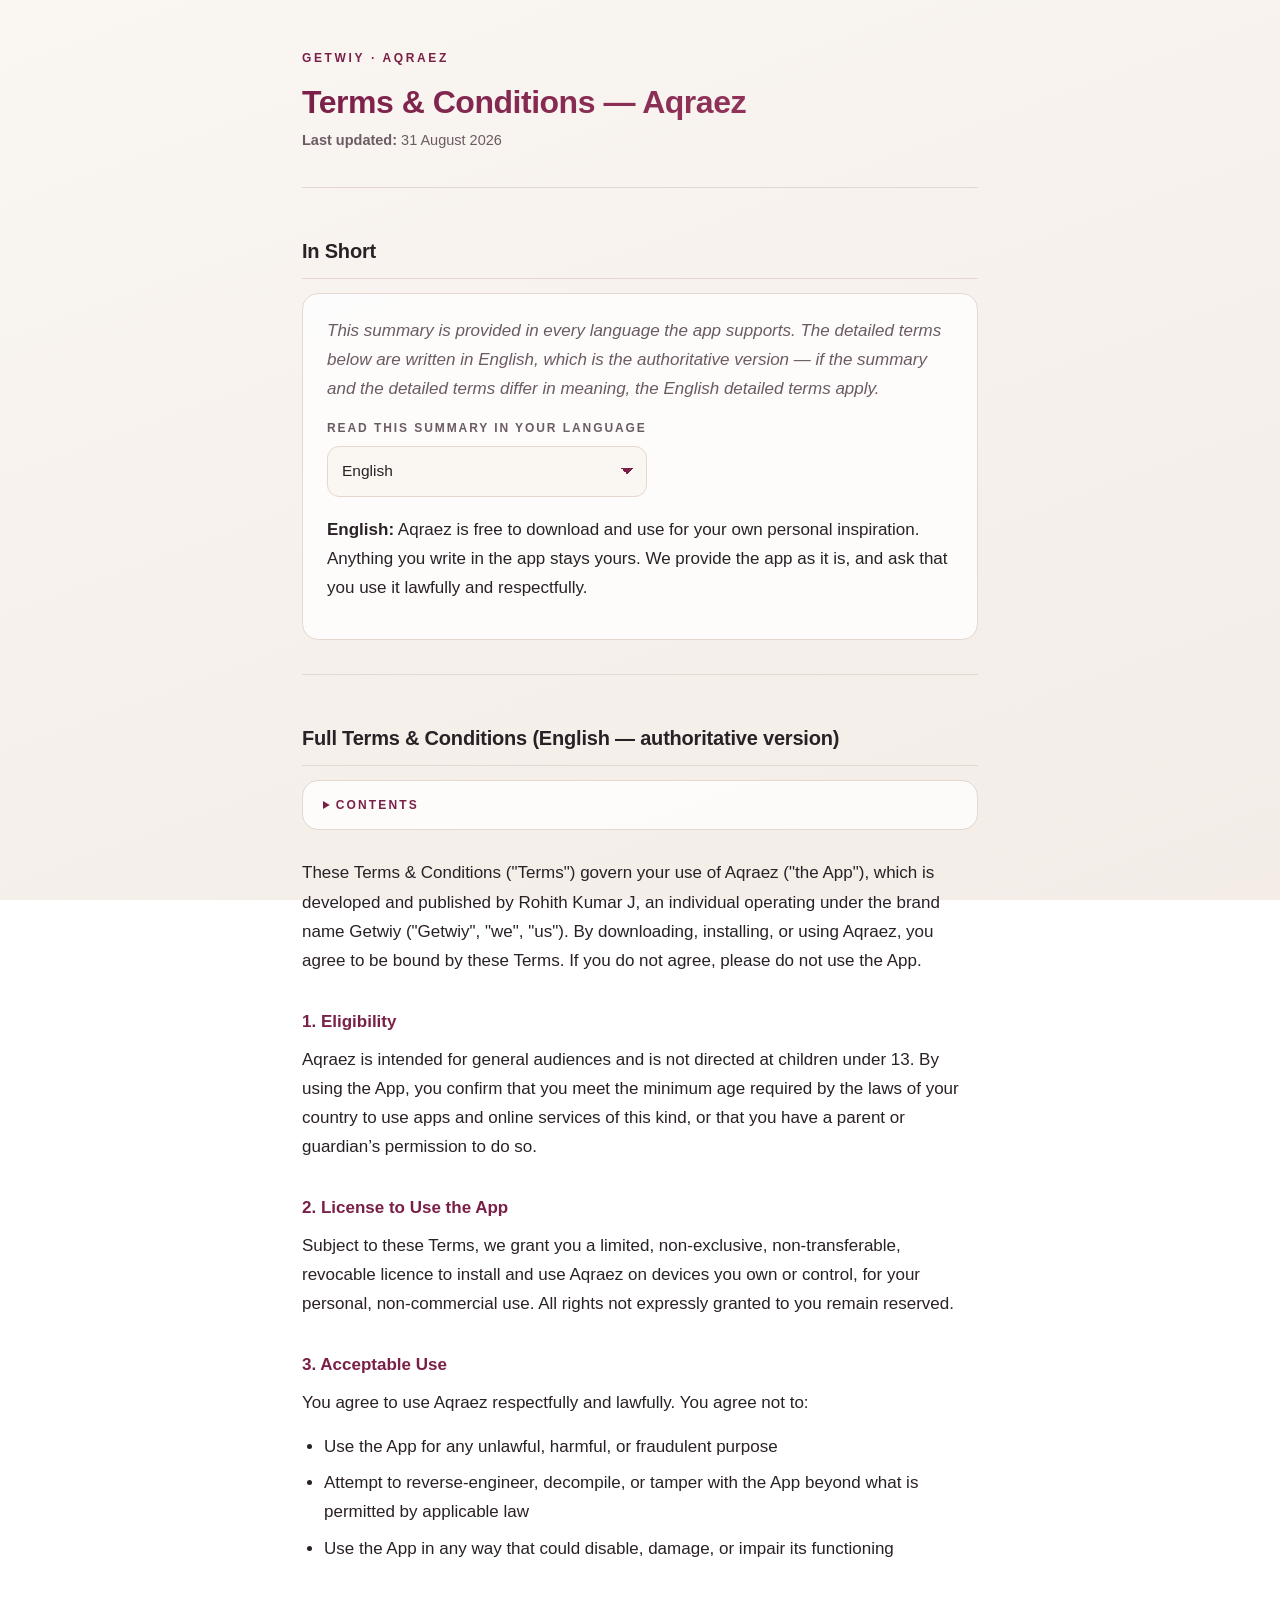
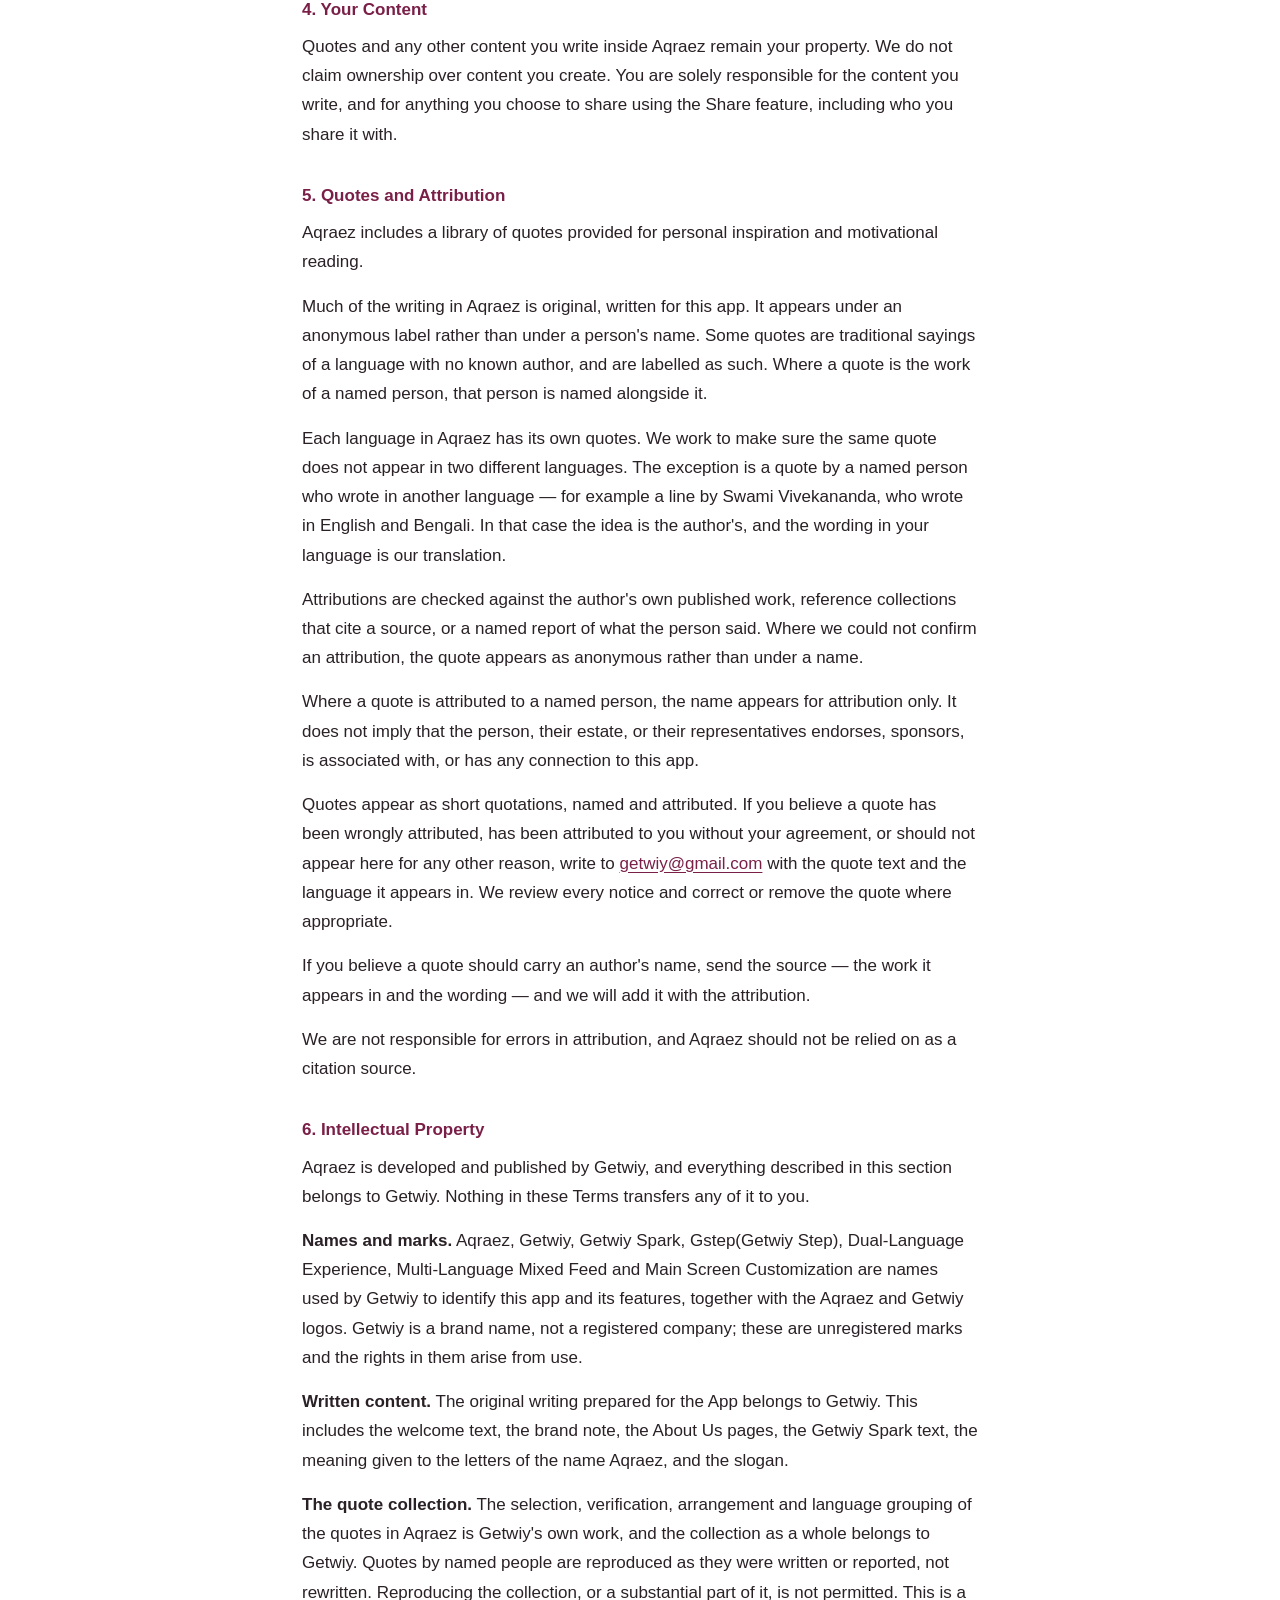
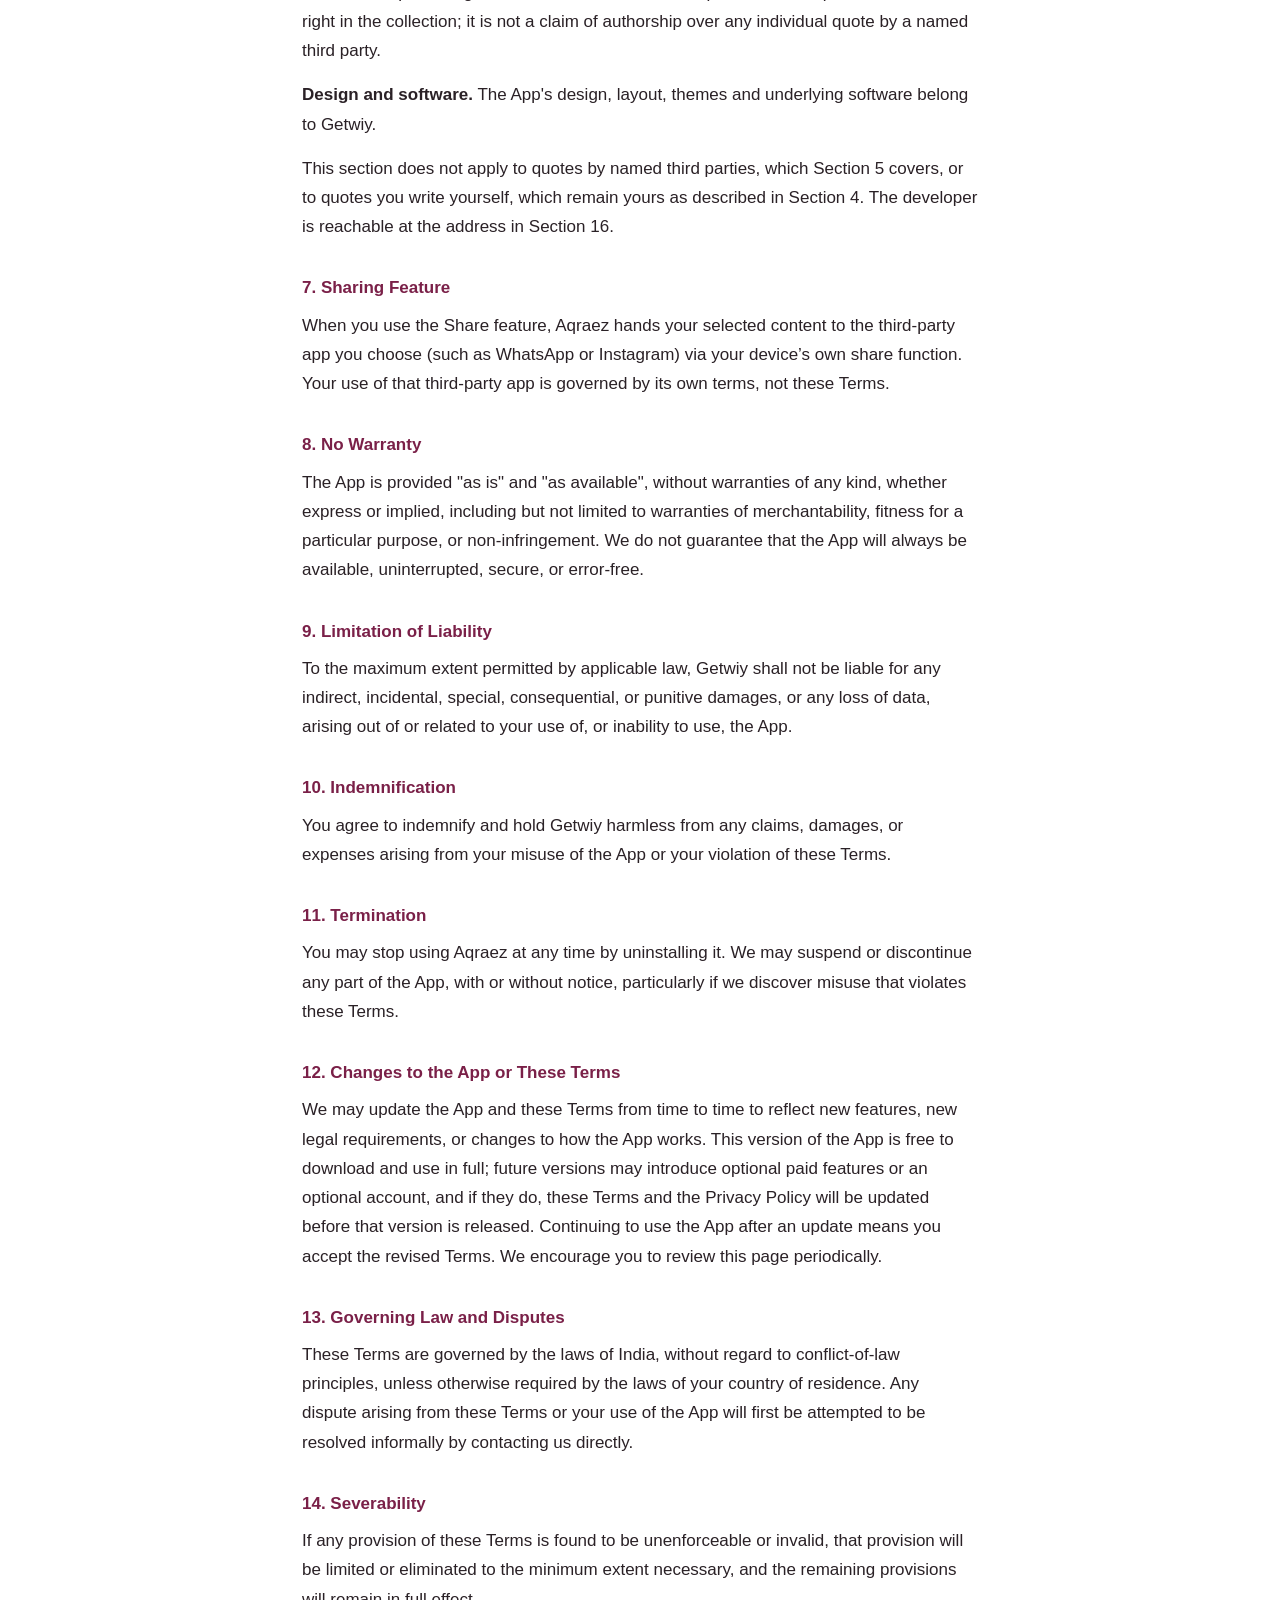
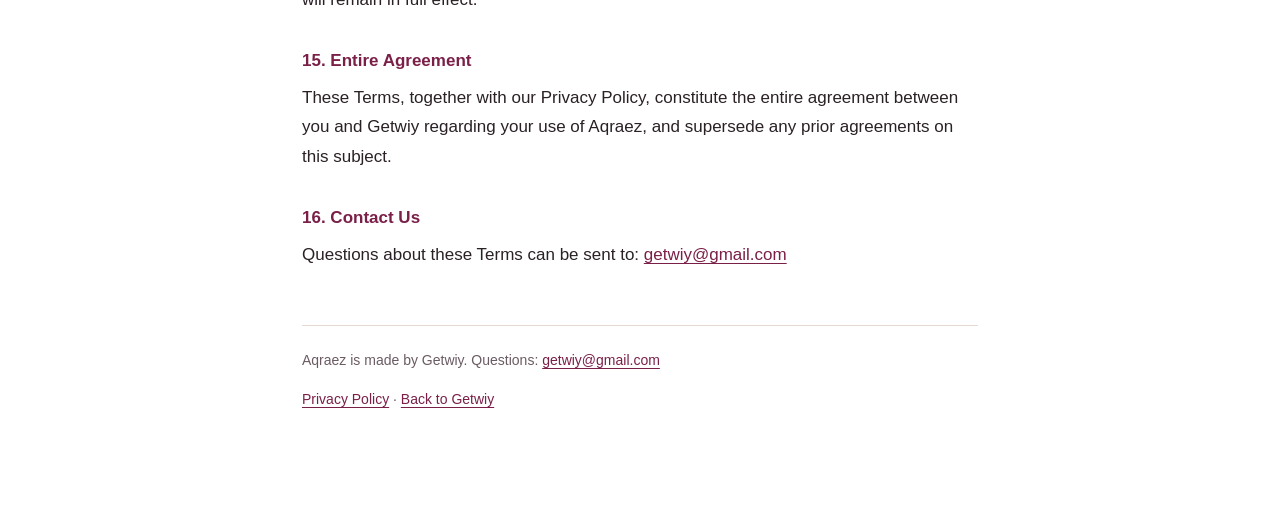
<file: aqraez/terms-and-conditions/index.html>
<!DOCTYPE html>
<html lang="en">
<head>
<meta charset="utf-8">
<meta name="viewport" content="width=device-width, initial-scale=1">
<title>Terms &amp; Conditions — Aqraez by Getwiy</title>
<meta name="description" content="Terms and Conditions for Aqraez, the multi-language daily quotes app by Getwiy.">
<meta name="color-scheme" content="light dark">
<style>
:root{
  --bg1:#FAF6F2; --bg2:#F3ECE7; --ink:#2A2126; --muted:#6B5B63;
  --accent:#7A2048; --accent-tint:#9C3D63; --rule:#E4D8D0; --card:#FFFFFFCC;
}
@media (prefers-color-scheme:dark){
  :root{
    --bg1:#0D0D0F; --bg2:#1C1C1F; --ink:#F2EDEA; --muted:#A99AA2;
    --accent:#B33A5E; --accent-tint:#D97B99; --rule:#2E2A2D; --card:#17161A99;
  }
}
*{box-sizing:border-box}
html{-webkit-text-size-adjust:100%}
body{
  margin:0; padding:0;
  background:linear-gradient(160deg,var(--bg1) 0%,var(--bg2) 100%);
  background-attachment:fixed; min-height:100vh; color:var(--ink);
  font-family:-apple-system,BlinkMacSystemFont,"Segoe UI",Roboto,"Helvetica Neue",Arial,"Noto Sans",sans-serif;
  font-size:17px; line-height:1.72;
}
.wrap{max-width:720px; margin:0 auto; padding:48px 22px 84px}
.brand{
  display:block; font-size:12px; letter-spacing:.22em; text-transform:uppercase;
  color:var(--accent); font-weight:600; margin-bottom:14px; text-decoration:none;
}
h1{
  font-size:32px; line-height:1.24; margin:0 0 6px; font-weight:700;
  letter-spacing:-.015em;
  background:linear-gradient(100deg,var(--accent),var(--accent-tint));
  -webkit-background-clip:text; background-clip:text; color:transparent;
}
h2{
  font-size:20px; margin:46px 0 14px; font-weight:650; letter-spacing:-.01em;
  padding-bottom:9px; border-bottom:1px solid var(--rule);
}
h3{font-size:17px; margin:32px 0 8px; font-weight:650; color:var(--accent)}
p{margin:0 0 15px}
ul{margin:0 0 15px; padding-left:22px}
li{margin:0 0 7px}
strong{font-weight:650}
em{color:var(--muted)}
hr{border:0; border-top:1px solid var(--rule); margin:34px 0}
a{color:var(--accent); text-underline-offset:3px}
.updated{color:var(--muted); font-size:14.5px; margin:0 0 30px}
.short{
  background:var(--card); border:1px solid var(--rule); border-radius:16px;
  padding:22px 24px; margin:0 0 12px;
}
.short p:last-child{margin-bottom:0}
.back{display:inline-block; margin-top:18px; font-size:15px}
footer{
  margin-top:56px; padding-top:22px; border-top:1px solid var(--rule);
  color:var(--muted); font-size:14px;
}
footer a{color:var(--accent)}
@media (max-width:520px){
  body{font-size:16.5px}
  .wrap{padding:34px 18px 64px}
  h1{font-size:27px}
}
/* --- added: In Short language picker --- */
.picker{margin:0 0 18px}
.picker label{
  display:block; margin:0 0 7px; font-size:12px; letter-spacing:.16em;
  text-transform:uppercase; color:var(--muted); font-weight:600;
}
.picker select{
  width:100%; max-width:320px; padding:11px 40px 11px 14px;
  font:inherit; font-size:15.5px; color:var(--ink);
  background-color:var(--bg1); border:1px solid var(--rule); border-radius:12px;
  -webkit-appearance:none; appearance:none;
  background-image:
    linear-gradient(45deg,transparent 50%,var(--accent) 50%),
    linear-gradient(135deg,var(--accent) 50%,transparent 50%);
  background-position:right 19px center,right 13px center;
  background-size:6px 6px,6px 6px; background-repeat:no-repeat;
}
.picker select:focus-visible{outline:2px solid var(--accent); outline-offset:2px}
.short [data-lang-body] p:last-child{margin-bottom:0}
.short [hidden]{display:none}

/* --- added: Contents --- */
.toc{
  background:var(--card); border:1px solid var(--rule); border-radius:16px;
  padding:14px 20px; margin:0 0 28px;
}
.toc summary{
  cursor:pointer; font-size:12px; letter-spacing:.18em; text-transform:uppercase;
  color:var(--accent); font-weight:600;
}
.toc summary:focus-visible{outline:2px solid var(--accent); outline-offset:3px}
.toc ol{margin:14px 0 4px; padding-left:20px; font-size:15.5px; line-height:1.85}
.toc li{margin:0 0 2px; color:var(--muted)}
.toc a{color:var(--muted); text-decoration:none}
.toc a:hover{color:var(--accent); text-decoration:underline}
h3{scroll-margin-top:16px}
</style>
</head>
<body>
<main class="wrap">
<a class="brand" href="../../">Getwiy &middot; Aqraez</a>
<h1>Terms &amp; Conditions — Aqraez</h1>
<p class="updated"><strong>Last updated:</strong> 31 August 2026</p>
<hr>
<h2>In Short</h2>
<div class="short">
<p><em>This summary is provided in every language the app supports. The detailed terms below are written in English, which is the authoritative version — if the summary and the detailed terms differ in meaning, the English detailed terms apply.</em></p>
<div class="picker">
<label for="lang">Read this summary in your language</label>
<select id="lang" data-lang-picker>
<option value="en">English</option>
<option value="ta">தமிழ்</option>
<option value="hi">हिन्दी</option>
<option value="te">తెలుగు</option>
<option value="kn">ಕನ್ನಡ</option>
<option value="ml">മലയാളം</option>
<option value="bn">বাংলা</option>
<option value="as">অসমীয়া</option>
<option value="gu">ગુજરાતી</option>
<option value="pa">ਪੰਜਾਬੀ</option>
<option value="mr">मराठी</option>
<option value="es">Español</option>
<option value="fr">Français</option>
<option value="pt">Português</option>
<option value="de">Deutsch</option>
<option value="it">Italiano</option>
<option value="tr">Türkçe</option>
<option value="id">Bahasa Indonesia</option>
<option value="ru">Русский</option>
<option value="zh-CN">简体中文</option>
<option value="ja">日本語</option>
<option value="ko">한국어</option>
</select>
</div>
<div data-lang-body>
<p lang="en" data-lang="en"><strong>English:</strong> Aqraez is free to download and use for your own personal inspiration. Anything you write in the app stays yours. We provide the app as it is, and ask that you use it lawfully and respectfully.</p>
<p lang="ta" data-lang="ta"><strong>தமிழ்:</strong> Aqraez-ஐ உங்கள் சொந்த ஊக்கத்திற்காக இலவசமாகப் பதிவிறக்கிப் பயன்படுத்தலாம். நீங்கள் ஆப்பில் எழுதுவது உங்களுடையதாகவே இருக்கும். ஆப்பை உள்ளபடியே வழங்குகிறோம்; அதைச் சட்டப்படியும் மரியாதையுடனும் பயன்படுத்தும்படி கேட்டுக்கொள்கிறோம்.</p>
<p lang="hi" data-lang="hi"><strong>हिन्दी:</strong> Aqraez आपकी अपनी प्रेरणा के लिए मुफ़्त में डाउनलोड और उपयोग किया जा सकता है। आप ऐप में जो लिखते हैं वह आपका ही रहता है। हम ऐप जैसा है वैसा देते हैं, और आपसे इसे वैध और सम्मानजनक तरीके से उपयोग करने का अनुरोध करते हैं।</p>
<p lang="te" data-lang="te"><strong>తెలుగు:</strong> Aqraez మీ సొంత ప్రేరణ కోసం ఉచితంగా డౌన్‌లోడ్ చేసుకుని వాడుకోవచ్చు. మీరు యాప్‌లో రాసేది మీదిగానే ఉంటుంది. యాప్‌ను ఉన్నది ఉన్నట్లుగా అందిస్తాము; దానిని చట్టబద్ధంగా, గౌరవంగా వాడమని కోరుతున్నాము.</p>
<p lang="kn" data-lang="kn"><strong>ಕನ್ನಡ:</strong> Aqraez ಅನ್ನು ನಿಮ್ಮ ಸ್ವಂತ ಸ್ಫೂರ್ತಿಗಾಗಿ ಉಚಿತವಾಗಿ ಡೌನ್‌ಲೋಡ್ ಮಾಡಿ ಬಳಸಬಹುದು. ನೀವು ಆಪ್‌ನಲ್ಲಿ ಬರೆಯುವುದು ನಿಮ್ಮದೇ ಆಗಿರುತ್ತದೆ. ಆಪ್ ಅನ್ನು ಇರುವಂತೆಯೇ ನೀಡುತ್ತೇವೆ; ಅದನ್ನು ಕಾನೂನುಬದ್ಧವಾಗಿ ಮತ್ತು ಗೌರವದಿಂದ ಬಳಸಲು ಕೋರುತ್ತೇವೆ.</p>
<p lang="ml" data-lang="ml"><strong>മലയാളം:</strong> Aqraez നിങ്ങളുടെ സ്വന്തം പ്രചോദനത്തിനായി സൗജന്യമായി ഡൗൺലോഡ് ചെയ്ത് ഉപയോഗിക്കാം. ആപ്പിൽ നിങ്ങൾ എഴുതുന്നത് നിങ്ങളുടേത് തന്നെയായിരിക്കും. ആപ്പ് ഉള്ളതുപോലെ നൽകുന്നു; അത് നിയമപരമായും മാന്യമായും ഉപയോഗിക്കാൻ അഭ്യർത്ഥിക്കുന്നു.</p>
<p lang="bn" data-lang="bn"><strong>বাংলা:</strong> Aqraez আপনার নিজের অনুপ্রেরণার জন্য বিনামূল্যে ডাউনলোড করে ব্যবহার করা যায়। অ্যাপে আপনি যা লেখেন তা আপনারই থাকে। আমরা অ্যাপটি যেমন আছে তেমনই দিই; এটি বৈধ ও সম্মানজনকভাবে ব্যবহার করতে অনুরোধ করি।</p>
<p lang="as" data-lang="as"><strong>অসমীয়া:</strong> Aqraez আপোনাৰ নিজৰ ব্যক্তিগত অনুপ্ৰেৰণাৰ বাবে বিনামূলীয়াকৈ ডাউনল’ড কৰি ব্যৱহাৰ কৰিব পাৰি। এপটোত আপুনি যি লিখে সেয়া আপোনাৰেই থাকে। আমি এপটো যেনেকুৱা তেনেকুৱাই প্ৰদান কৰোঁ আৰু আপোনাক ইয়াক বৈধ আৰু সন্মানেৰে ব্যৱহাৰ কৰিবলৈ অনুৰোধ কৰোঁ।</p>
<p lang="gu" data-lang="gu"><strong>ગુજરાતી:</strong> Aqraez તમારી પોતાની અંગત પ્રેરણા માટે મફતમાં ડાઉનલોડ કરીને વાપરી શકાય છે. એપમાં તમે જે પણ લખો છો તે તમારું જ રહે છે. અમે એપ જેમ છે તેમ પ્રદાન કરીએ છીએ અને તમને વિનંતી કરીએ છીએ કે તેનો ઉપયોગ કાયદેસર અને આદરપૂર્વક કરો.</p>
<p lang="pa" data-lang="pa"><strong>ਪੰਜਾਬੀ:</strong> Aqraez ਤੁਹਾਡੀ ਆਪਣੀ ਨਿੱਜੀ ਪ੍ਰੇਰਣਾ ਲਈ ਮੁਫ਼ਤ ਵਿੱਚ ਡਾਊਨਲੋਡ ਕਰਕੇ ਵਰਤੀ ਜਾ ਸਕਦੀ ਹੈ। ਐਪ ਵਿੱਚ ਤੁਸੀਂ ਜੋ ਵੀ ਲਿਖਦੇ ਹੋ ਉਹ ਤੁਹਾਡਾ ਹੀ ਰਹਿੰਦਾ ਹੈ। ਅਸੀਂ ਐਪ ਜਿਵੇਂ ਹੈ ਉਵੇਂ ਦਿੰਦੇ ਹਾਂ ਅਤੇ ਤੁਹਾਨੂੰ ਬੇਨਤੀ ਕਰਦੇ ਹਾਂ ਕਿ ਇਸਨੂੰ ਕਾਨੂੰਨੀ ਅਤੇ ਸਤਿਕਾਰ ਨਾਲ ਵਰਤੋ।</p>
<p lang="mr" data-lang="mr"><strong>मराठी:</strong> Aqraez तुमच्या स्वतःच्या वैयक्तिक प्रेरणेसाठी विनामूल्य डाउनलोड करून वापरता येते. ॲपमध्ये तुम्ही जे लिहिता ते तुमचेच राहते. आम्ही ॲप जसे आहे तसे देतो आणि ते कायदेशीर व आदरपूर्वक वापरण्याची विनंती करतो.</p>
<p lang="es" data-lang="es"><strong>Español:</strong> Aqraez se descarga y se usa de forma gratuita para tu propia inspiración personal. Todo lo que escribas en la app sigue siendo tuyo. Ofrecemos la app tal como está y te pedimos que la uses de forma legal y respetuosa.</p>
<p lang="fr" data-lang="fr"><strong>Français:</strong> Aqraez est gratuite à télécharger et à utiliser, pour votre inspiration personnelle. Tout ce que vous écrivez dans l'application vous appartient. Nous fournissons l'application telle quelle et vous demandons de l'utiliser de façon légale et respectueuse.</p>
<p lang="pt" data-lang="pt"><strong>Português:</strong> O Aqraez é gratuito para baixar e usar, para a sua própria inspiração pessoal. Tudo o que você escreve no app continua sendo seu. Fornecemos o app como ele é e pedimos que você o use de forma legal e respeitosa.</p>
<p lang="de" data-lang="de"><strong>Deutsch:</strong> Aqraez ist kostenlos herunterzuladen und zu nutzen, für deine persönliche Inspiration. Alles, was du in der App schreibst, bleibt deins. Wir stellen die App so bereit, wie sie ist, und bitten dich, sie rechtmäßig und respektvoll zu nutzen.</p>
<p lang="it" data-lang="it"><strong>Italiano:</strong> Aqraez si scarica e si usa gratuitamente, per la tua ispirazione personale. Tutto ciò che scrivi nell'app resta tuo. Offriamo l'app così com'è e ti chiediamo di usarla in modo legale e rispettoso.</p>
<p lang="tr" data-lang="tr"><strong>Türkçe:</strong> Aqraez, kişisel ilhamın için ücretsiz olarak indirilip kullanılabilir. Uygulamaya yazdığın her şey senin kalır. Uygulamayı olduğu gibi sunuyoruz ve yasalara uygun, saygılı bir şekilde kullanmanı rica ediyoruz.</p>
<p lang="id" data-lang="id"><strong>Bahasa Indonesia:</strong> Aqraez gratis untuk diunduh dan digunakan demi inspirasi pribadimu sendiri. Apa pun yang kamu tulis di aplikasi tetap menjadi milikmu. Kami menyediakan aplikasi ini apa adanya, dan meminta kamu menggunakannya secara sah dan penuh hormat.</p>
<p lang="ru" data-lang="ru"><strong>Русский:</strong> Aqraez можно бесплатно скачать и использовать для твоего личного вдохновения. Всё, что ты пишешь в приложении, остаётся твоим. Мы предоставляем приложение как есть и просим использовать его законно и уважительно.</p>
<p lang="zh-CN" data-lang="zh-CN"><strong>简体中文:</strong> Aqraez 可以免费下载和使用，用于你个人的启发。你在应用中写下的一切都仍然属于你。我们按现状提供这款应用，并请你合法、尊重地使用它。</p>
<p lang="ja" data-lang="ja"><strong>日本語:</strong> Aqraez はあなた自身のためのインスピレーションとして、無料でダウンロードして使えます。アプリに書いたものはすべてあなたのものです。アプリは現状のまま提供され、合法的で敬意ある使い方をお願いしています。</p>
<p lang="ko" data-lang="ko"><strong>한국어:</strong> Aqraez는 개인적인 영감을 위해 무료로 내려받아 쓸 수 있어요. 앱에 쓴 글은 모두 당신의 것이에요. 앱은 있는 그대로 제공되며, 합법적이고 존중하는 방식으로 사용해 주시길 부탁드려요.</p>
</div>
</div>
<hr>
<h2>Full Terms &amp; Conditions (English — authoritative version)</h2>
<details class="toc">
<summary>Contents</summary>
<ol>
<li><a href="#section-1">Eligibility</a></li>
<li><a href="#section-2">License to Use the App</a></li>
<li><a href="#section-3">Acceptable Use</a></li>
<li><a href="#section-4">Your Content</a></li>
<li><a href="#section-5">Quotes and Attribution</a></li>
<li><a href="#section-6">Intellectual Property</a></li>
<li><a href="#section-7">Sharing Feature</a></li>
<li><a href="#section-8">No Warranty</a></li>
<li><a href="#section-9">Limitation of Liability</a></li>
<li><a href="#section-10">Indemnification</a></li>
<li><a href="#section-11">Termination</a></li>
<li><a href="#section-12">Changes to the App or These Terms</a></li>
<li><a href="#section-13">Governing Law and Disputes</a></li>
<li><a href="#section-14">Severability</a></li>
<li><a href="#section-15">Entire Agreement</a></li>
<li><a href="#section-16">Contact Us</a></li>
</ol>
</details>
<p>These Terms &amp; Conditions ("Terms") govern your use of Aqraez ("the App"), which is developed and published by Rohith Kumar J, an individual operating under the brand name Getwiy ("Getwiy", "we", "us"). By downloading, installing, or using Aqraez, you agree to be bound by these Terms. If you do not agree, please do not use the App.</p>
<h3 id="section-1">1. Eligibility</h3>
<p>Aqraez is intended for general audiences and is not directed at children under 13. By using the App, you confirm that you meet the minimum age required by the laws of your country to use apps and online services of this kind, or that you have a parent or guardian’s permission to do so.</p>
<h3 id="section-2">2. License to Use the App</h3>
<p>Subject to these Terms, we grant you a limited, non-exclusive, non-transferable, revocable licence to install and use Aqraez on devices you own or control, for your personal, non-commercial use. All rights not expressly granted to you remain reserved.</p>
<h3 id="section-3">3. Acceptable Use</h3>
<p>You agree to use Aqraez respectfully and lawfully. You agree not to:</p>
<ul>
<li>Use the App for any unlawful, harmful, or fraudulent purpose</li>
<li>Attempt to reverse-engineer, decompile, or tamper with the App beyond what is permitted by applicable law</li>
<li>Use the App in any way that could disable, damage, or impair its functioning</li>
</ul>
<h3 id="section-4">4. Your Content</h3>
<p>Quotes and any other content you write inside Aqraez remain your property. We do not claim ownership over content you create. You are solely responsible for the content you write, and for anything you choose to share using the Share feature, including who you share it with.</p>
<h3 id="section-5">5. Quotes and Attribution</h3>
<p>Aqraez includes a library of quotes provided for personal inspiration and motivational reading.</p>
<p>Much of the writing in Aqraez is original, written for this app. It appears under an anonymous label rather than under a person's name. Some quotes are traditional sayings of a language with no known author, and are labelled as such. Where a quote is the work of a named person, that person is named alongside it.</p>
<p>Each language in Aqraez has its own quotes. We work to make sure the same quote does not appear in two different languages. The exception is a quote by a named person who wrote in another language — for example a line by Swami Vivekananda, who wrote in English and Bengali. In that case the idea is the author's, and the wording in your language is our translation.</p>
<p>Attributions are checked against the author's own published work, reference collections that cite a source, or a named report of what the person said. Where we could not confirm an attribution, the quote appears as anonymous rather than under a name.</p>
<p>Where a quote is attributed to a named person, the name appears for attribution only. It does not imply that the person, their estate, or their representatives endorses, sponsors, is associated with, or has any connection to this app.</p>
<p>Quotes appear as short quotations, named and attributed. If you believe a quote has been wrongly attributed, has been attributed to you without your agreement, or should not appear here for any other reason, write to <a href="mailto:getwiy@gmail.com">getwiy@gmail.com</a> with the quote text and the language it appears in. We review every notice and correct or remove the quote where appropriate.</p>
<p>If you believe a quote should carry an author's name, send the source — the work it appears in and the wording — and we will add it with the attribution.</p>
<p>We are not responsible for errors in attribution, and Aqraez should not be relied on as a citation source.</p>
<h3 id="section-6">6. Intellectual Property</h3>
<p>Aqraez is developed and published by Getwiy, and everything described in this section belongs to Getwiy. Nothing in these Terms transfers any of it to you.</p>
<p><strong>Names and marks.</strong> Aqraez, Getwiy, Getwiy Spark, Gstep(Getwiy Step), Dual-Language Experience, Multi-Language Mixed Feed and Main Screen Customization are names used by Getwiy to identify this app and its features, together with the Aqraez and Getwiy logos. Getwiy is a brand name, not a registered company; these are unregistered marks and the rights in them arise from use.</p>
<p><strong>Written content.</strong> The original writing prepared for the App belongs to Getwiy. This includes the welcome text, the brand note, the About Us pages, the Getwiy Spark text, the meaning given to the letters of the name Aqraez, and the slogan.</p>
<p><strong>The quote collection.</strong> The selection, verification, arrangement and language grouping of the quotes in Aqraez is Getwiy's own work, and the collection as a whole belongs to Getwiy. Quotes by named people are reproduced as they were written or reported, not rewritten. Reproducing the collection, or a substantial part of it, is not permitted. This is a right in the collection; it is not a claim of authorship over any individual quote by a named third party.</p>
<p><strong>Design and software.</strong> The App's design, layout, themes and underlying software belong to Getwiy.</p>
<p>This section does not apply to quotes by named third parties, which Section 5 covers, or to quotes you write yourself, which remain yours as described in Section 4. The developer is reachable at the address in Section 16.</p>
<h3 id="section-7">7. Sharing Feature</h3>
<p>When you use the Share feature, Aqraez hands your selected content to the third-party app you choose (such as WhatsApp or Instagram) via your device’s own share function. Your use of that third-party app is governed by its own terms, not these Terms.</p>
<h3 id="section-8">8. No Warranty</h3>
<p>The App is provided "as is" and "as available", without warranties of any kind, whether express or implied, including but not limited to warranties of merchantability, fitness for a particular purpose, or non-infringement. We do not guarantee that the App will always be available, uninterrupted, secure, or error-free.</p>
<h3 id="section-9">9. Limitation of Liability</h3>
<p>To the maximum extent permitted by applicable law, Getwiy shall not be liable for any indirect, incidental, special, consequential, or punitive damages, or any loss of data, arising out of or related to your use of, or inability to use, the App.</p>
<h3 id="section-10">10. Indemnification</h3>
<p>You agree to indemnify and hold Getwiy harmless from any claims, damages, or expenses arising from your misuse of the App or your violation of these Terms.</p>
<h3 id="section-11">11. Termination</h3>
<p>You may stop using Aqraez at any time by uninstalling it. We may suspend or discontinue any part of the App, with or without notice, particularly if we discover misuse that violates these Terms.</p>
<h3 id="section-12">12. Changes to the App or These Terms</h3>
<p>We may update the App and these Terms from time to time to reflect new features, new legal requirements, or changes to how the App works. This version of the App is free to download and use in full; future versions may introduce optional paid features or an optional account, and if they do, these Terms and the Privacy Policy will be updated before that version is released. Continuing to use the App after an update means you accept the revised Terms. We encourage you to review this page periodically.</p>
<h3 id="section-13">13. Governing Law and Disputes</h3>
<p>These Terms are governed by the laws of India, without regard to conflict-of-law principles, unless otherwise required by the laws of your country of residence. Any dispute arising from these Terms or your use of the App will first be attempted to be resolved informally by contacting us directly.</p>
<h3 id="section-14">14. Severability</h3>
<p>If any provision of these Terms is found to be unenforceable or invalid, that provision will be limited or eliminated to the minimum extent necessary, and the remaining provisions will remain in full effect.</p>
<h3 id="section-15">15. Entire Agreement</h3>
<p>These Terms, together with our Privacy Policy, constitute the entire agreement between you and Getwiy regarding your use of Aqraez, and supersede any prior agreements on this subject.</p>
<h3 id="section-16">16. Contact Us</h3>
<p>Questions about these Terms can be sent to: <a href="mailto:getwiy@gmail.com">getwiy@gmail.com</a></p>
<footer>
<p>Aqraez is made by Getwiy. Questions: <a href="mailto:getwiy@gmail.com">getwiy@gmail.com</a></p>
<p><a href="../privacy/">Privacy Policy</a> &middot; <a href="../../">Back to Getwiy</a></p>
</footer>
</main>
<script>
(function(){
  var sel=document.querySelector('[data-lang-picker]');
  var body=document.querySelector('[data-lang-body]');
  if(!sel||!body)return;
  var paras=body.querySelectorAll('p[data-lang]');
  if(!paras.length)return;
  function show(code){
    for(var i=0;i<paras.length;i++){
      paras[i].hidden=(paras[i].getAttribute('data-lang')!==code);
    }
  }
  var have={};
  for(var i=0;i<paras.length;i++)have[paras[i].getAttribute('data-lang')]=true;
  var want='en';
  var prefs=navigator.languages||[navigator.language||'en'];
  for(var j=0;j<prefs.length;j++){
    var p=String(prefs[j]);
    if(have[p]){want=p;break;}
    var base=p.split('-')[0];
    if(have[base]){want=base;break;}
  }
  sel.value=want;
  if(sel.value!==want)sel.value='en';
  show(sel.value);
  sel.addEventListener('change',function(){show(sel.value);});
})();
</script>
</body>
</html>
</file>
<file: assets/css/tokens.css>
/* ==========================================================================
   Getwiy — design tokens

   Two themes, one component set. Every component is written once against
   semantic variables, so a page can never mix two palettes by accident.
   That mixing is exactly what made the first build look inconsistent.

     .theme-dark   Getwiy — the parent brand. Gold, sampled from the logo.
     .theme-light  Aqraez — the app's Bone & Burgundy, so the product page
                   and its privacy/terms pages read as one thing.
   ========================================================================== */

.theme-dark {
  --bg:         #08070A;
  --bg-2:       #0E0B11;
  --fg:         #EFE7DE;
  --fg-soft:    rgba(239, 231, 222, 0.62);
  --fg-faint:   rgba(239, 231, 222, 0.32);
  --accent:     #ECC878;
  --accent-2:   #B8873F;
  --line:       rgba(239, 231, 222, 0.13);
  --card-bg:    rgba(255, 255, 255, 0.035);
  --card-line:  rgba(255, 255, 255, 0.10);
  --card-hover: rgba(255, 255, 255, 0.06);
  --glow:       rgba(236, 200, 120, 0.20);
}

.theme-light {
  --bg:         #FAF6F2;
  --bg-2:       #F3ECE7;
  --fg:         #2A2126;
  --fg-soft:    #6B5B63;
  --fg-faint:   #9A8A92;
  --accent:     #7A2048;
  --accent-2:   #9C3D63;
  --line:       #E4D8D0;
  --card-bg:    #FFFFFFCC;
  --card-line:  #E4D8D0;
  --card-hover: #FFFFFF;
  --glow:       rgba(122, 32, 72, 0.10);
}

:root {
  /* The plaque behind the logo — the logo image carries this colour itself. */
  --panel-core: #75132A;
  --panel-edge: #67101F;

  --font-display: "Iowan Old Style", "Palatino Linotype", Palatino,
                  Georgia, "Times New Roman", serif;
  --font-ui:      -apple-system, BlinkMacSystemFont, "Segoe UI", Roboto,
                  "Helvetica Neue", Arial, "Noto Sans", sans-serif;

  --r-pill:  30px;
  --r-input: 14px;
  --r-card:  16px;
  --r-panel: 18px;

  --shell: 760px;
}
</file>
<file: assets/css/site.css>
/* ==========================================================================
   Getwiy — site stylesheet
   One component set, driven entirely by the theme variables in tokens.css.
   No component hard-codes a colour, so a page cannot mix palettes.
   ========================================================================== */

*, *::before, *::after { box-sizing: border-box; }
html { -webkit-text-size-adjust: 100%; scroll-behavior: smooth; }

body {
  margin: 0;
  background: var(--bg);
  color: var(--fg);
  font-family: var(--font-ui);
  font-size: 17px;
  line-height: 1.72;
  -webkit-font-smoothing: antialiased;
  overflow-x: hidden;
}

.shell { max-width: var(--shell); margin: 0 auto; padding: 0 22px; }
section { position: relative; }
.band { padding: clamp(58px, 13vw, 100px) 0; }
.band--tight { padding: clamp(38px, 8vw, 60px) 0; }

/* A faint meridian grid, taken from the globe inside the logo's G. */
.band--globe::before {
  content: "";
  position: absolute;
  inset: 0;
  pointer-events: none;
  opacity: 0.5;
  background:
    radial-gradient(closest-side circle at 88% 18%, var(--glow) 0%, transparent 70%);
}

/* --- Top bar: logo left, menu right --------------------------------------- */

.topbar { position: relative; z-index: 20; }
.topbar__in {
  display: grid;
  grid-template-columns: 42px 1fr 42px;   /* menu · logo · matching spacer */
  align-items: center;
  gap: 12px; padding: 14px 22px;
}
.topbar__logo { grid-column: 2; justify-self: center; display: block; line-height: 0; }
.topbar__logo img {
  display: block; width: clamp(112px, 34vw, 150px); height: auto;
  border-radius: 9px;
  box-shadow: 0 0 0 1px rgba(236, 200, 120, 0.16);
}
.menu { grid-column: 3; grid-row: 1; justify-self: end; position: relative; }

/* A native disclosure menu, so it needs no JavaScript to open. */
.menu { position: relative; flex: 0 0 auto; }
.menu > summary {
  list-style: none; cursor: pointer;
  width: 42px; height: 42px;
  display: flex; flex-direction: column; align-items: center; justify-content: center;
  gap: 5px; border: 1px solid var(--card-line); border-radius: 11px;
  background: var(--card-bg);
  transition: border-color .25s ease, background-color .25s ease;
}
.menu > summary::-webkit-details-marker { display: none; }
.menu > summary::marker { content: ""; }
.menu > summary span {
  display: block; width: 17px; height: 1.5px; border-radius: 2px;
  background: var(--accent); transition: transform .25s ease, opacity .25s ease;
}
.menu > summary:hover, .menu[open] > summary { border-color: var(--accent); }
.menu[open] > summary span:nth-child(1) { transform: translateY(6.5px) rotate(45deg); }
.menu[open] > summary span:nth-child(2) { opacity: 0; }
.menu[open] > summary span:nth-child(3) { transform: translateY(-6.5px) rotate(-45deg); }
.menu > summary:focus-visible { outline: 2px solid var(--accent); outline-offset: 3px; }

.menu nav {
  position: absolute; right: 0; top: calc(100% + 10px);
  min-width: 186px;
  display: flex; flex-direction: column;
  padding: 8px;
  background: var(--bg-2); border: 1px solid var(--card-line);
  border-radius: var(--r-card);
  box-shadow: 0 24px 50px -22px rgba(0, 0, 0, 0.75);
}
.theme-light .menu nav { background: #FFFFFF; }
.menu nav a {
  padding: 11px 14px; border-radius: 10px;
  color: var(--fg); text-decoration: none;
  font-size: 13px; letter-spacing: 0.15em; text-transform: uppercase;
}
.menu nav a:hover, .menu nav a[aria-current="page"] {
  background: var(--card-hover); color: var(--accent);
}

/* --- Wordmark ------------------------------------------------------------- */

.wordmark {
  margin: 0 0 6px;
  font-family: var(--font-display);
  font-size: clamp(1.78rem, 8.1vh, 3.4rem);
  line-height: 1; font-weight: 400; letter-spacing: 0.07em;
  color: var(--accent);
}
.tagline {
  margin: 0;
  font-family: var(--font-display);
  font-size: clamp(0.8rem, 4.1vw, 1.22rem);
  line-height: 1.4; color: var(--fg-soft);
  white-space: nowrap;
}

/* --- Hero ----------------------------------------------------------------- */

.wall {
  position: relative;
  min-height: 100svh;
  display: flex; flex-direction: column;
  padding-bottom: clamp(20px, 4vh, 40px);
  isolation: isolate;
}
.wall::before {
  content: "";
  position: absolute; inset: 0; z-index: 0;
  background: radial-gradient(130% 78% at 50% 16%, var(--bg-2) 0%, var(--bg) 62%);
}
.wall .topbar { z-index: 20; }

.scripts {
  position: absolute; left: 0; right: 0; top: 0; z-index: 1;
  height: clamp(140px, 25svh, 250px);
  display: flex; flex-wrap: wrap;
  align-content: center; justify-content: center;
  gap: 0.4em 1.15em; padding: 0 4vw;
  font-family: var(--font-display);
  font-size: clamp(0.95rem, 3.7vw, 1.5rem); line-height: 1.55;
  color: var(--fg); opacity: 0.10;
  overflow: hidden; user-select: none; pointer-events: none;
}

/* The travelling light. Only rendered on the dark theme: `screen` over a
   pale background is a no-op, which is why it vanished in the last build. */
.torch { display: none; }
.theme-dark .torch {
  display: block;
  position: fixed; inset: 0; z-index: 2;
  pointer-events: none;
  mix-blend-mode: screen;
  background: radial-gradient(circle 40vmax at var(--lx, 46%) var(--ly, 26%),
              rgba(236, 200, 120, 0.26) 0%,
              rgba(236, 200, 120, 0.10) 32%,
              transparent 62%);
}

.hero {
  position: relative; z-index: 3; width: 100%;
  flex: 1 1 auto;
  display: flex; flex-direction: column; justify-content: center;
  padding-top: clamp(6px, 1.5vh, 14px);
  padding-bottom: clamp(26px, 8vh, 80px);   /* lifts the group up the screen */
}
.hero__mark { text-align: center; }
.hero__welcome { margin-top: clamp(16px, 3.4vh, 34px); }
.hero__welcome h2 { text-align: center; margin-bottom: 16px; }

/* --- Type ----------------------------------------------------------------- */

h1 {
  margin: 0 0 10px;
  font-family: var(--font-display);
  font-size: clamp(1.95rem, 7.6vw, 2.7rem);
  line-height: 1.16; font-weight: 400; letter-spacing: -0.014em;
}
h2 {
  margin: 0 0 18px;
  font-family: var(--font-display);
  font-size: clamp(1.5rem, 5.8vw, 2.05rem);
  line-height: 1.24; font-weight: 400; letter-spacing: -0.012em;
}
h3 { margin: 0 0 8px; font-size: 1.02rem; font-weight: 650; color: var(--fg); }
p { margin: 0 0 16px; }
.lede {
  font-family: var(--font-display);
  font-size: clamp(1.16rem, 4.7vw, 1.42rem); line-height: 1.5;
}
.muted { color: var(--fg-soft); }

/* Section number, editorial style. */
.eyebrow {
  display: flex; align-items: center; gap: 12px;
  margin: 0 0 14px;
  font-size: 11.5px; letter-spacing: 0.24em; text-transform: uppercase;
  font-weight: 700; color: var(--accent);
}
.eyebrow::after {
  content: ""; flex: 1 1 auto; height: 1px; background: var(--line);
}

a { color: var(--accent); text-underline-offset: 3px; }
a:focus-visible { outline: 2px solid var(--accent); outline-offset: 3px; border-radius: 3px; }

/* --- Pull quote ----------------------------------------------------------- */

.hero .voice {
  font-size: clamp(1.04rem, 2.35vh, 1.38rem);
  line-height: 1.52;
  margin-bottom: 0;
}
.voice {
  position: relative;
  margin: 0 0 24px; padding: 4px 0 4px 26px;
  border-left: 2px solid var(--accent);
  font-family: var(--font-display);
  font-size: clamp(1.14rem, 4.5vw, 1.34rem); line-height: 1.54;
}
.voice p:last-child { margin-bottom: 0; }

/* --- Cards ---------------------------------------------------------------- */

.cards { display: grid; gap: 14px; margin: 26px 0 0; }
@media (min-width: 640px) { .cards--2 { grid-template-columns: 1fr 1fr; } }

.card {
  position: relative;
  background: var(--card-bg);
  border: 1px solid var(--card-line);
  border-radius: var(--r-card);
  padding: 24px 24px 22px;
  transition: background-color .28s ease, border-color .28s ease, transform .28s ease;
}
.card::before {
  content: ""; position: absolute; left: 24px; right: 24px; top: -1px; height: 1px;
  background: linear-gradient(to right, var(--accent), transparent);
  opacity: 0; transition: opacity .28s ease;
}
.card:hover { background: var(--card-hover); border-color: var(--accent-2); transform: translateY(-2px); }
.card:hover::before { opacity: .85; }
.card p:last-child { margin-bottom: 0; }
.card--soon { opacity: .58; }
.card--soon:hover { transform: none; }

.card__icon {
  width: 30px; height: 30px; margin-bottom: 14px;
  color: var(--accent); display: block;
}
.card__icon svg { width: 100%; height: 100%; display: block; }

/* --- Letter grid (G W I Y / A Q Ra E Z) ----------------------------------- */

.grid-letters { display: grid; grid-template-columns: 1fr 1fr; gap: 12px; margin: 24px 0 0; }
.grid-letters div {
  border: 1px solid var(--card-line); border-radius: var(--r-card);
  background: var(--card-bg); padding: 20px 18px;
}
.grid-letters b {
  display: block; font-family: var(--font-display);
  font-size: clamp(1.45rem, 6.2vw, 1.95rem); line-height: 1.05;
  font-weight: 400; color: var(--accent); letter-spacing: .02em;
  margin-bottom: 8px;
}
.grid-letters span { color: var(--fg-soft); font-size: 15px; }

/* --- Facts ---------------------------------------------------------------- */

.facts {
  margin: 26px 0 0; padding: 0; list-style: none;
  display: grid; grid-template-columns: 1fr 1fr; gap: 1px;
  background: var(--card-line);
  border: 1px solid var(--card-line); border-radius: var(--r-card); overflow: hidden;
}
@media (min-width: 640px) { .facts { grid-template-columns: repeat(4, 1fr); } }
.facts li { background: var(--bg); padding: 20px 16px; }
.facts b {
  display: block; font-family: var(--font-display);
  font-size: 1.8rem; font-weight: 400; line-height: 1.05; color: var(--accent);
}
.facts span {
  display: block; margin-top: 5px;
  font-size: 11px; letter-spacing: 0.16em; text-transform: uppercase; color: var(--fg-soft);
}

/* --- Language marquee ------------------------------------------------------ */

.marquee {
  margin: 26px 0 0;
  border-top: 1px solid var(--line); border-bottom: 1px solid var(--line);
  padding: 16px 0; overflow: hidden;
  -webkit-mask-image: none;
}
.marquee__track {
  display: flex; gap: 10px; width: max-content;
  animation: slide 46s linear infinite;
}
.marquee:hover .marquee__track { animation-play-state: paused; }
.marquee span {
  flex: 0 0 auto;
  padding: 7px 16px; border: 1px solid var(--card-line); border-radius: var(--r-pill);
  background: var(--card-bg); color: var(--fg-soft); font-size: 15px; white-space: nowrap;
}
@keyframes slide { from { transform: translateX(0); } to { transform: translateX(-50%); } }

/* --- Portrait -------------------------------------------------------------- */

.who { display: flex; flex-wrap: wrap; gap: 22px; align-items: flex-start; }
.who img {
  width: 108px; height: 108px; flex: 0 0 auto;
  border-radius: 50%; object-fit: cover;
  border: 1px solid var(--card-line);
}
.who > div { flex: 1 1 260px; min-width: 0; }

/* --- Buttons --------------------------------------------------------------- */

.btn {
  display: inline-flex; align-items: center; gap: 10px;
  padding: 13px 26px; border-radius: var(--r-pill);
  font-size: 12.5px; letter-spacing: 0.16em; text-transform: uppercase;
  text-decoration: none; border: 1px solid var(--accent-2); color: var(--accent);
  transition: background-color .28s ease, border-color .28s ease;
}
.btn:hover, .btn:focus-visible { background: var(--glow); border-color: var(--accent); }
.btn--solid { background: var(--accent); color: var(--bg); border-color: var(--accent); font-weight: 700; }
.btn--solid:hover { opacity: .88; background: var(--accent); }
.btn--still { cursor: default; opacity: .7; }
.btn i { font-style: normal; animation: nudge 2.6s ease-in-out infinite; }
@keyframes nudge { 0%,100% { transform: translateY(0); } 50% { transform: translateY(3px); } }

/* --- Footer ---------------------------------------------------------------- */

.foot { padding: 40px 0 60px; border-top: 1px solid var(--line); font-size: 14.5px; }
.foot nav { display: flex; flex-wrap: wrap; gap: 8px 18px; margin-bottom: 16px; }
.foot p { margin: 0 0 6px; color: var(--fg-soft); }
.foot__sig { font-family: var(--font-display); font-size: 15.5px; color: var(--fg-faint); }

/* --- Motion ---------------------------------------------------------------- */

@keyframes rise { from { opacity: 0; transform: translateY(10px); } to { opacity: 1; transform: none; } }
.wordmark, .tagline, .hero__welcome, .hero .lede, .hero .btn, .hero h1, .hero .muted {
  opacity: 0; animation: rise .74s cubic-bezier(.22,.8,.3,1) forwards;
}
.wordmark, .hero h1     { animation-delay: .05s; }
.tagline                { animation-delay: .18s; }
.hero__welcome          { animation-delay: .34s; }
.hero .lede             { animation-delay: .34s; }
.hero .muted            { animation-delay: .52s; }
.hero .btn              { animation-delay: .90s; }

/* Scroll reveal. Only armed once JS confirms it can disarm it, so the page
   is never left invisible if the script fails. */
.js .reveal { opacity: 0; transform: translateY(14px); transition: opacity .7s ease, transform .7s ease; }
.js .reveal.is-in { opacity: 1; transform: none; }

@media (prefers-reduced-motion: reduce) {
  html { scroll-behavior: auto; }
  .btn i, .marquee__track { animation: none; }
  .wordmark, .tagline, .hero__welcome, .hero .lede, .hero .btn, .hero h1, .hero .muted { opacity: 1; animation: none; }
  .js .reveal { opacity: 1; transform: none; transition: none; }
}

/* --- Numbered process ------------------------------------------------------ */

.steps { display: grid; gap: 12px; margin: 26px 0 0; counter-reset: step; }
.step {
  display: flex; gap: 18px; align-items: flex-start;
  padding: 22px 24px;
  border: 1px solid var(--card-line); border-radius: var(--r-card);
  background: var(--card-bg);
}
.step__n {
  flex: 0 0 auto; counter-increment: step;
  font-family: var(--font-display); font-size: 1.5rem; line-height: 1;
  color: var(--accent); min-width: 1.6em;
}
.step__n::before { content: counter(step, decimal-leading-zero); }
.step h3 { margin-bottom: 4px; }
.step p { margin: 0; color: var(--fg-soft); }

/* --- What a service includes ----------------------------------------------- */

.tags { display: flex; flex-wrap: wrap; gap: 7px; margin: 14px 0 0; padding: 0; list-style: none; }
.tags li {
  padding: 5px 12px; border: 1px solid var(--card-line); border-radius: var(--r-pill);
  font-size: 12.5px; color: var(--fg-soft);
}

/* --- Featured product ------------------------------------------------------- */

.feature {
  border: 1px solid var(--card-line); border-radius: var(--r-card);
  background: var(--card-bg); padding: clamp(24px, 5.5vw, 38px);
  margin: 26px 0 0;
}
.feature__top { display: flex; align-items: center; gap: 16px; margin-bottom: 14px; }
.feature__top .card__icon { margin: 0; width: 34px; height: 34px; }
.feature h3 { margin: 0; font-size: 1.28rem; font-weight: 650; }
.feature__meta {
  margin: 0; font-size: 12px; letter-spacing: .18em; text-transform: uppercase;
  color: var(--accent);
}
.feature .facts { margin-top: 20px; }
.feature__links { display: flex; flex-wrap: wrap; gap: 10px; margin: 22px 0 0; }

/* --- FAQ -------------------------------------------------------------------- */

.faq { display: grid; gap: 10px; margin: 26px 0 0; }
.faq details {
  border: 1px solid var(--card-line); border-radius: var(--r-card);
  background: var(--card-bg); padding: 16px 20px;
}
.faq summary {
  cursor: pointer; list-style: none;
  font-weight: 650; font-size: 1rem; color: var(--fg);
  display: flex; justify-content: space-between; align-items: center; gap: 14px;
}
.faq summary::-webkit-details-marker { display: none; }
.faq summary::marker { content: ""; }
.faq summary::after { content: "+"; color: var(--accent); font-size: 1.25rem; line-height: 1; }
.faq details[open] summary::after { content: "\2212"; }
.faq details p { margin: 12px 0 0; color: var(--fg-soft); }

/* --- Closing call to action -------------------------------------------------- */

.cta {
  margin: 26px 0 0; padding: clamp(28px, 6.5vw, 48px) clamp(22px, 5vw, 40px);
  border: 1px solid var(--card-line); border-radius: var(--r-card);
  background: var(--card-bg); text-align: center;
}
.cta h2 { margin-bottom: 12px; }
.cta p { color: var(--fg-soft); max-width: 46ch; margin-left: auto; margin-right: auto; }
</file>
